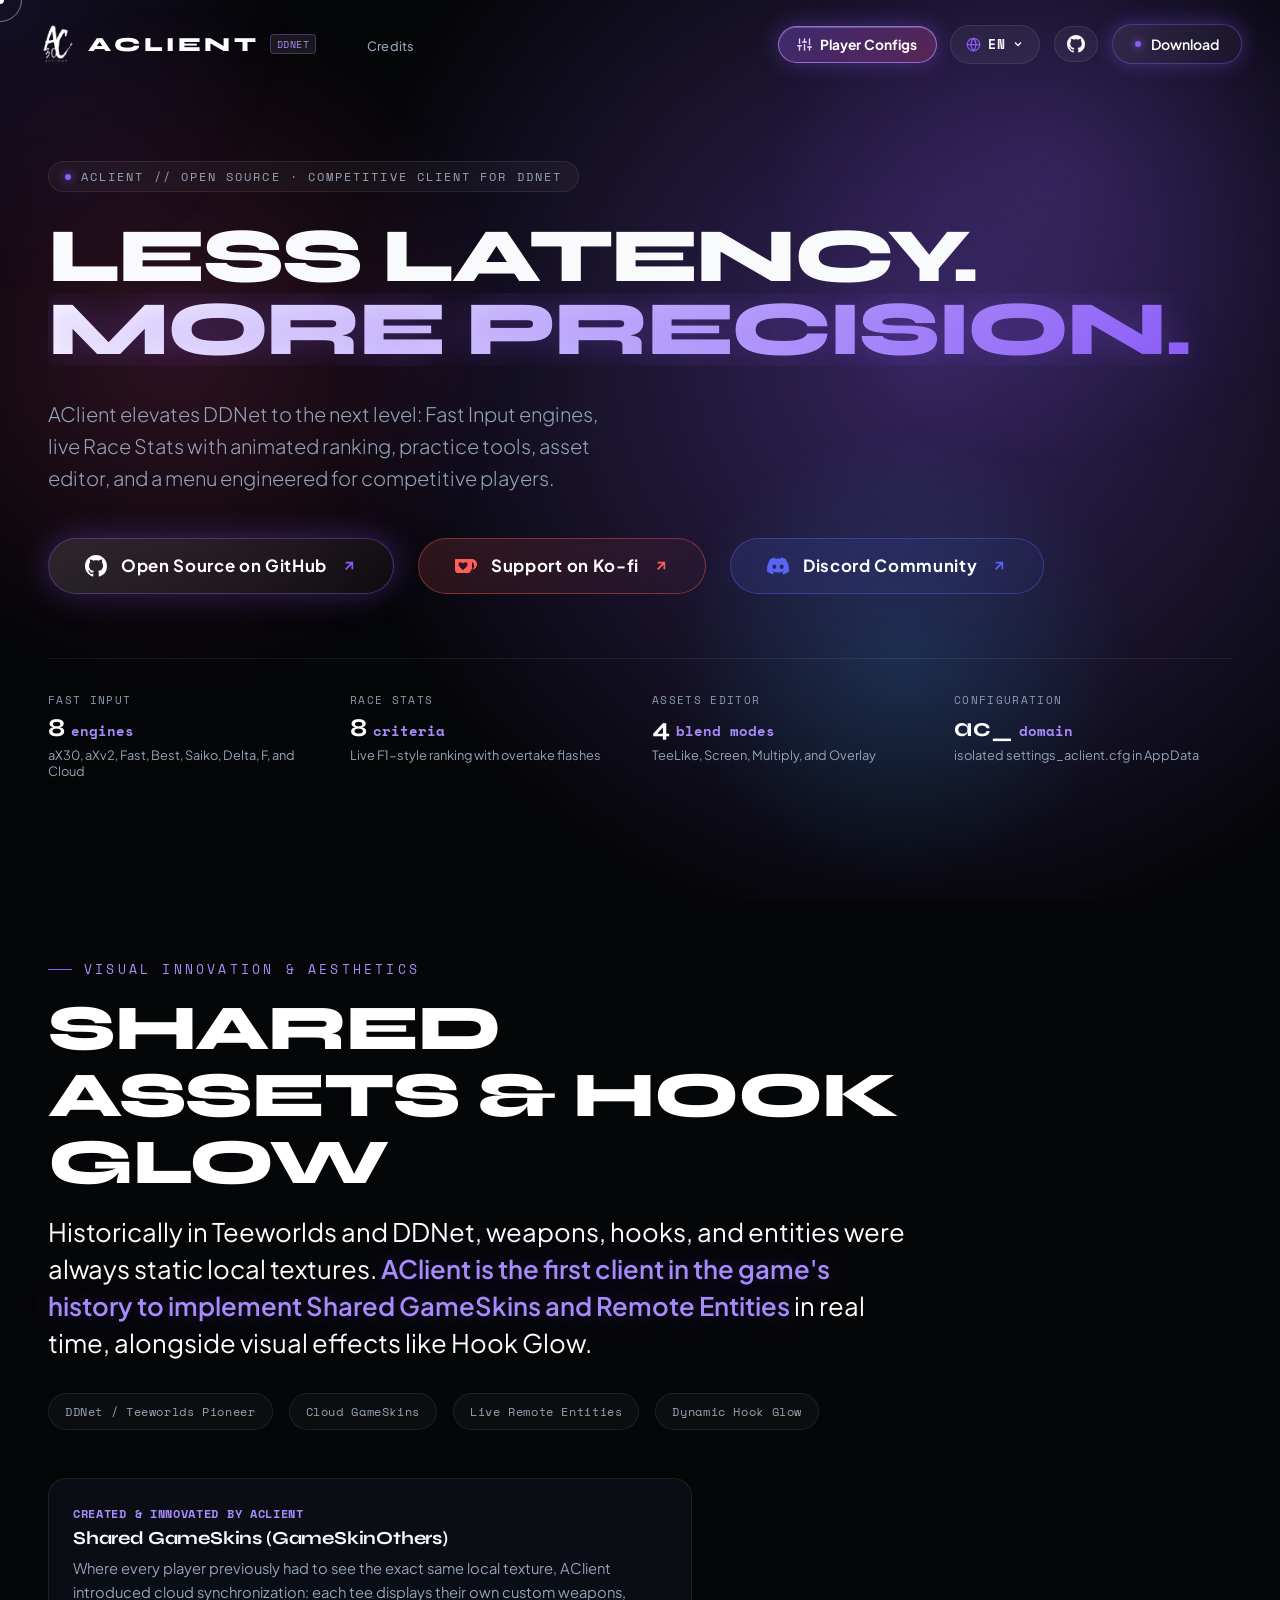
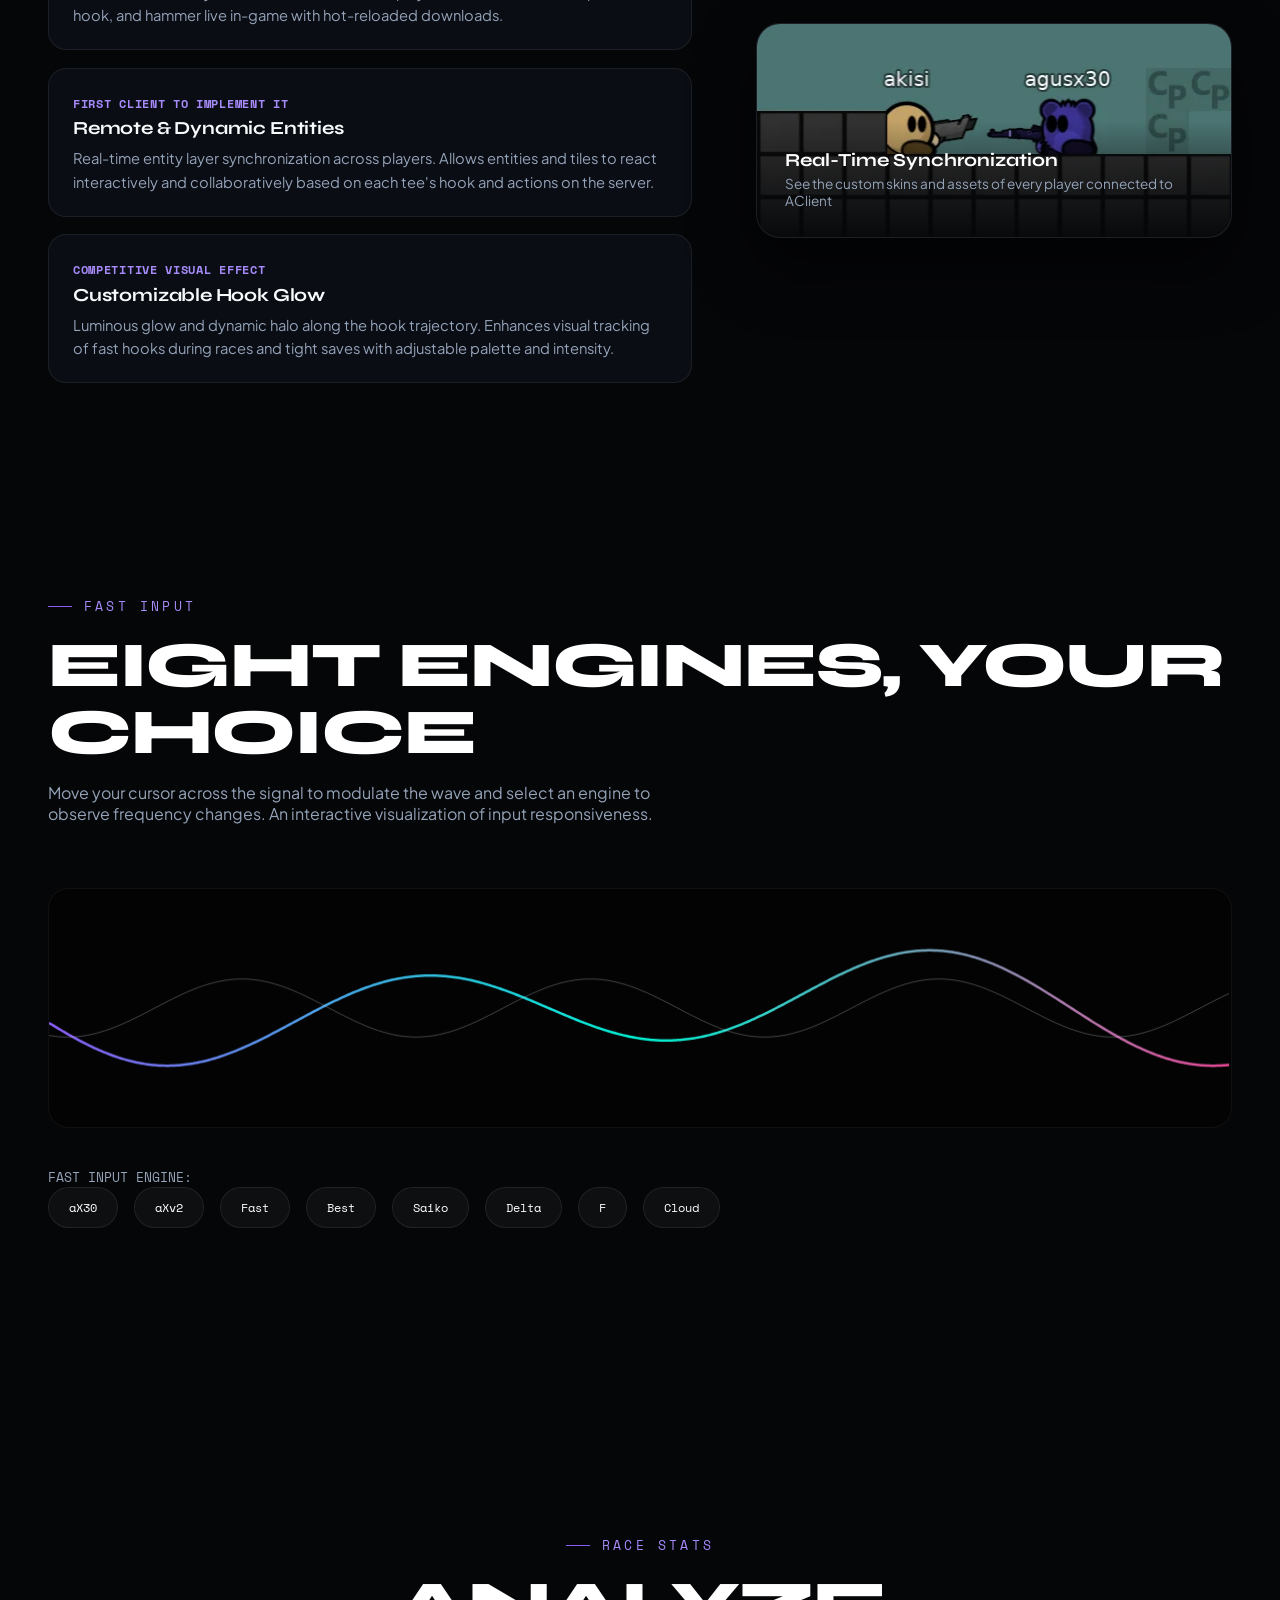
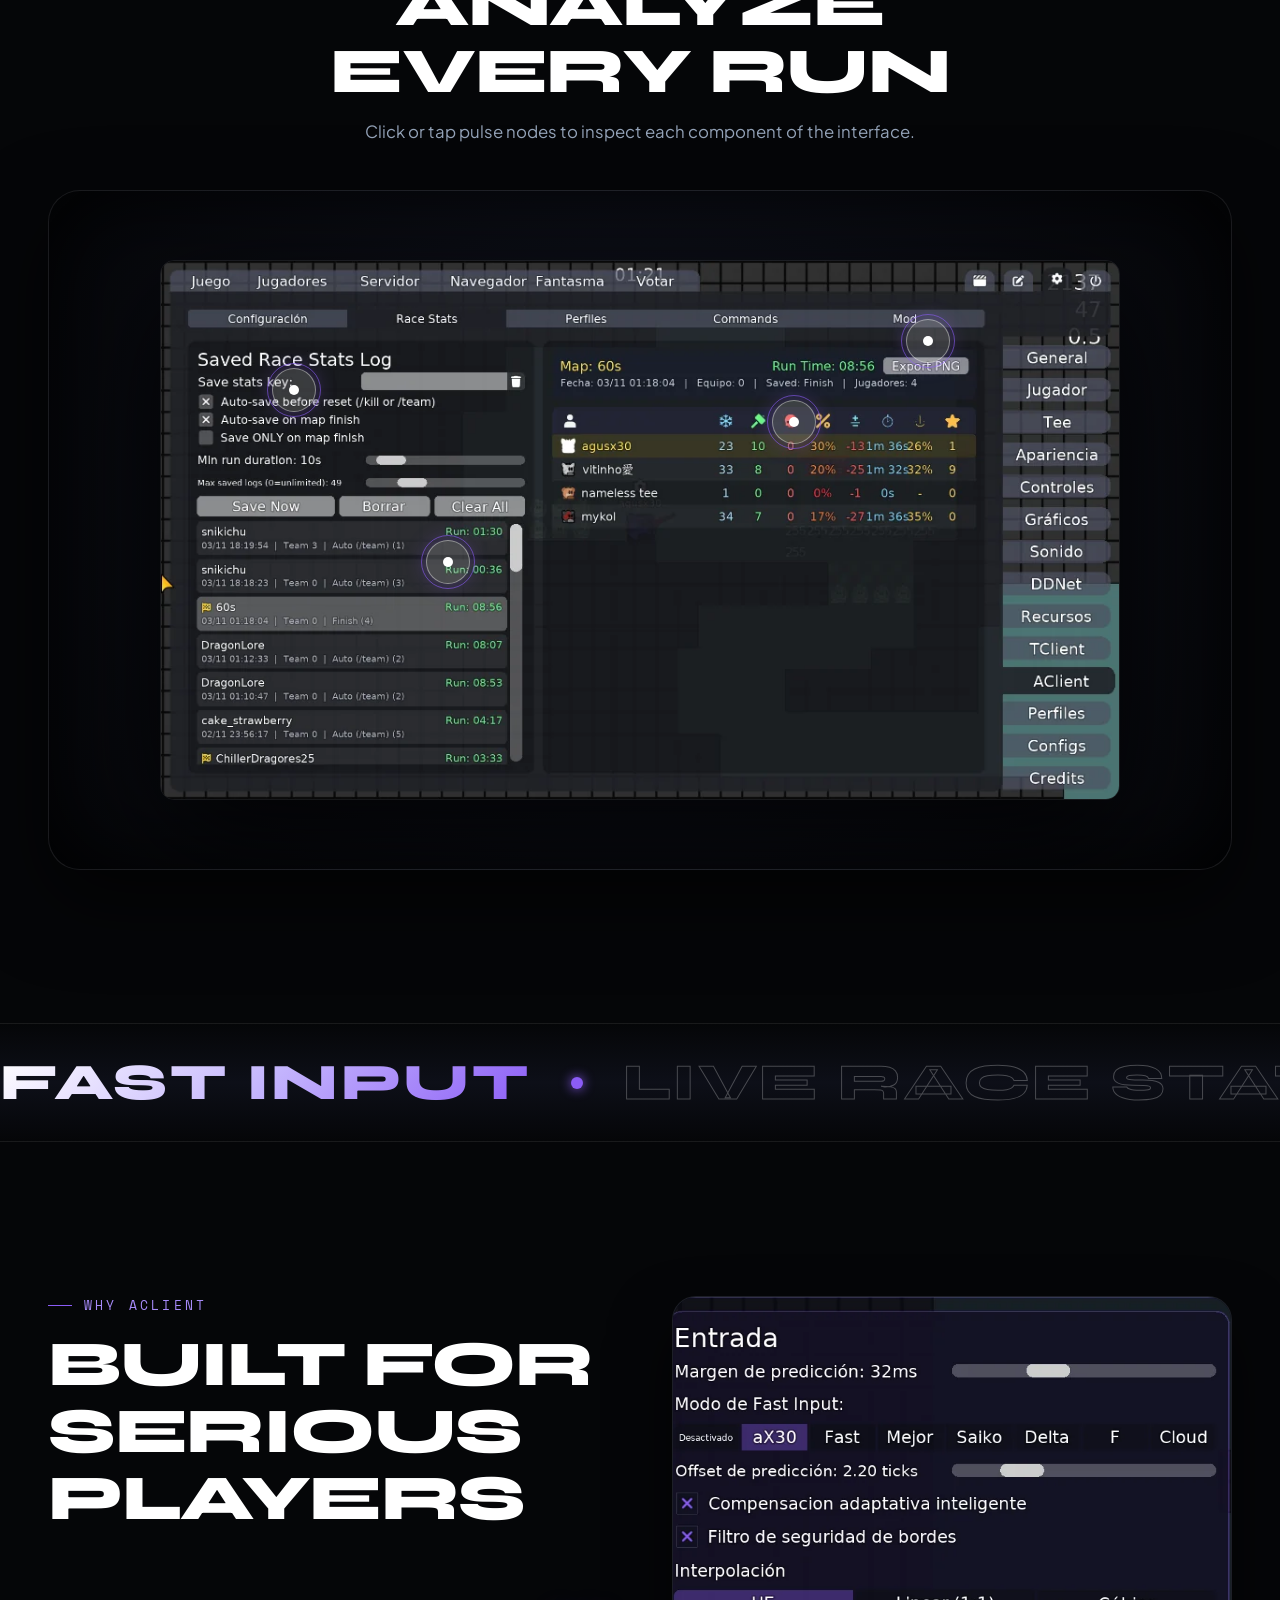
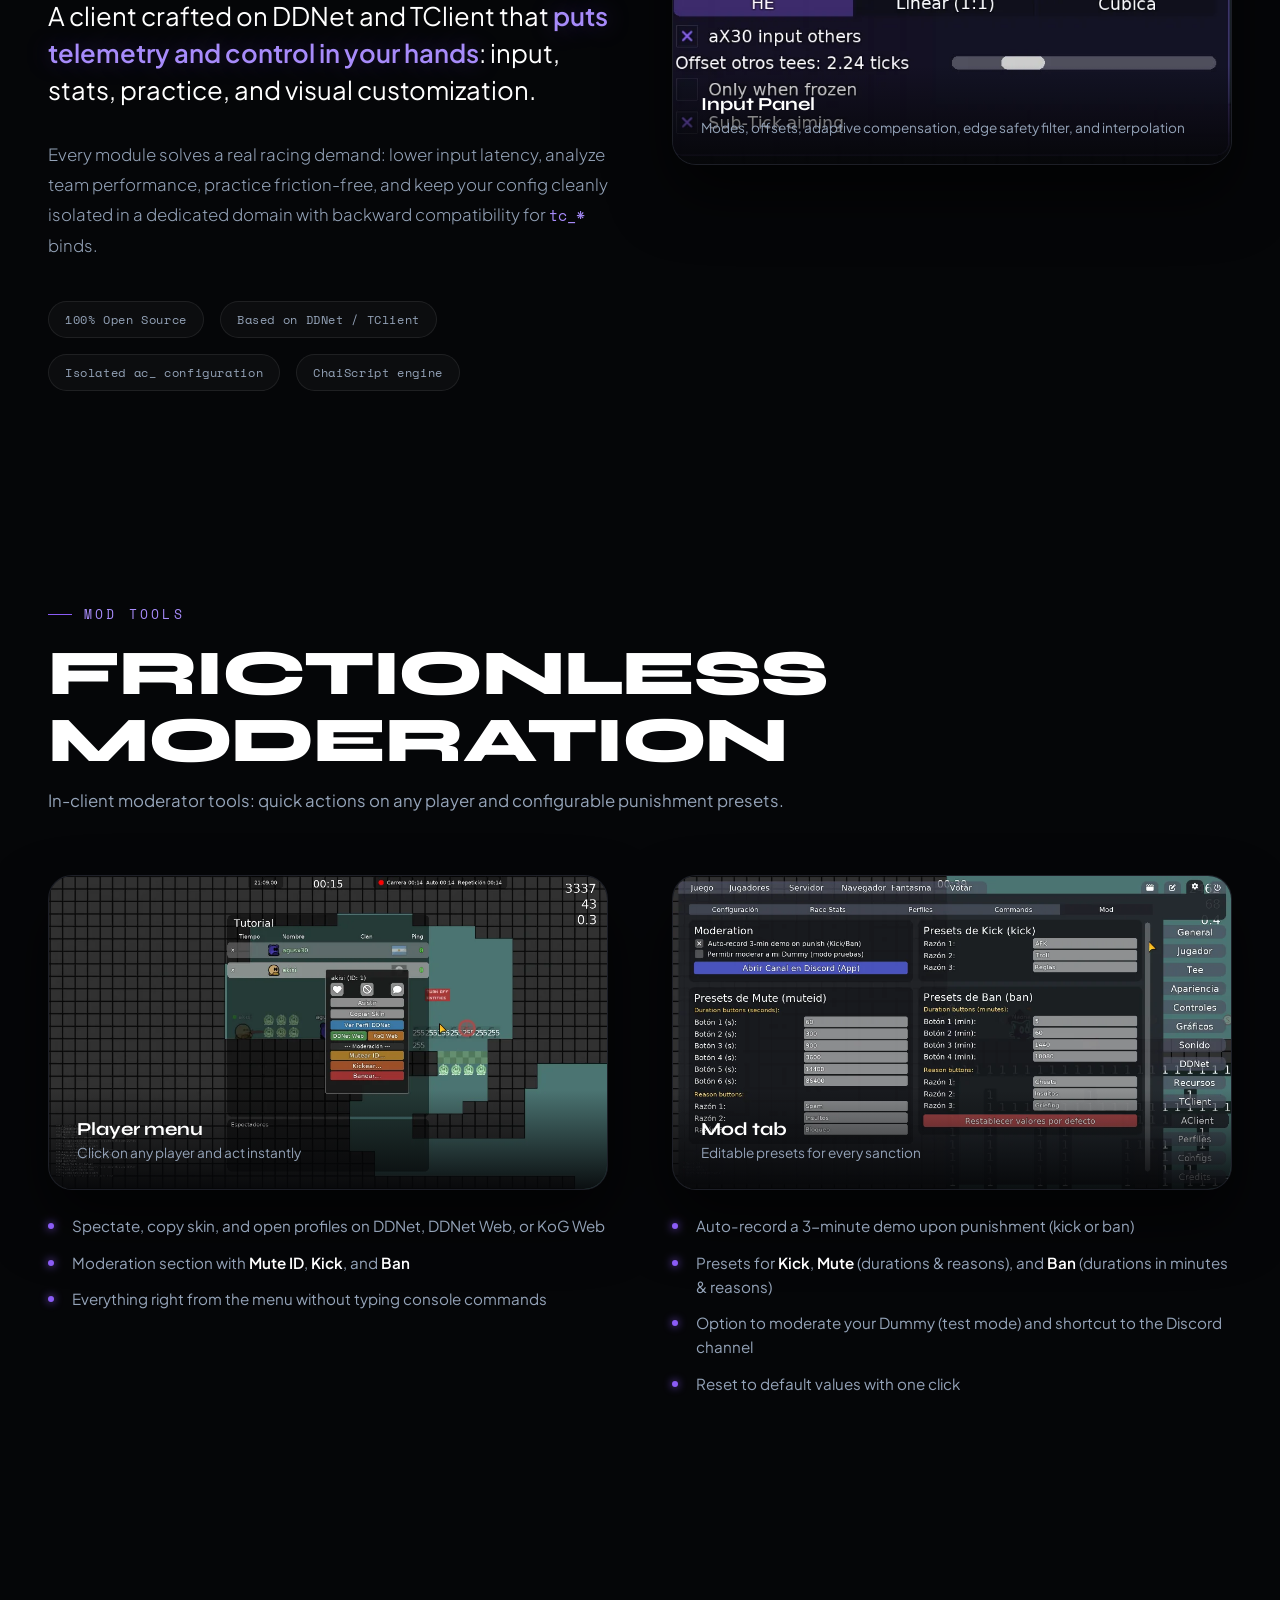
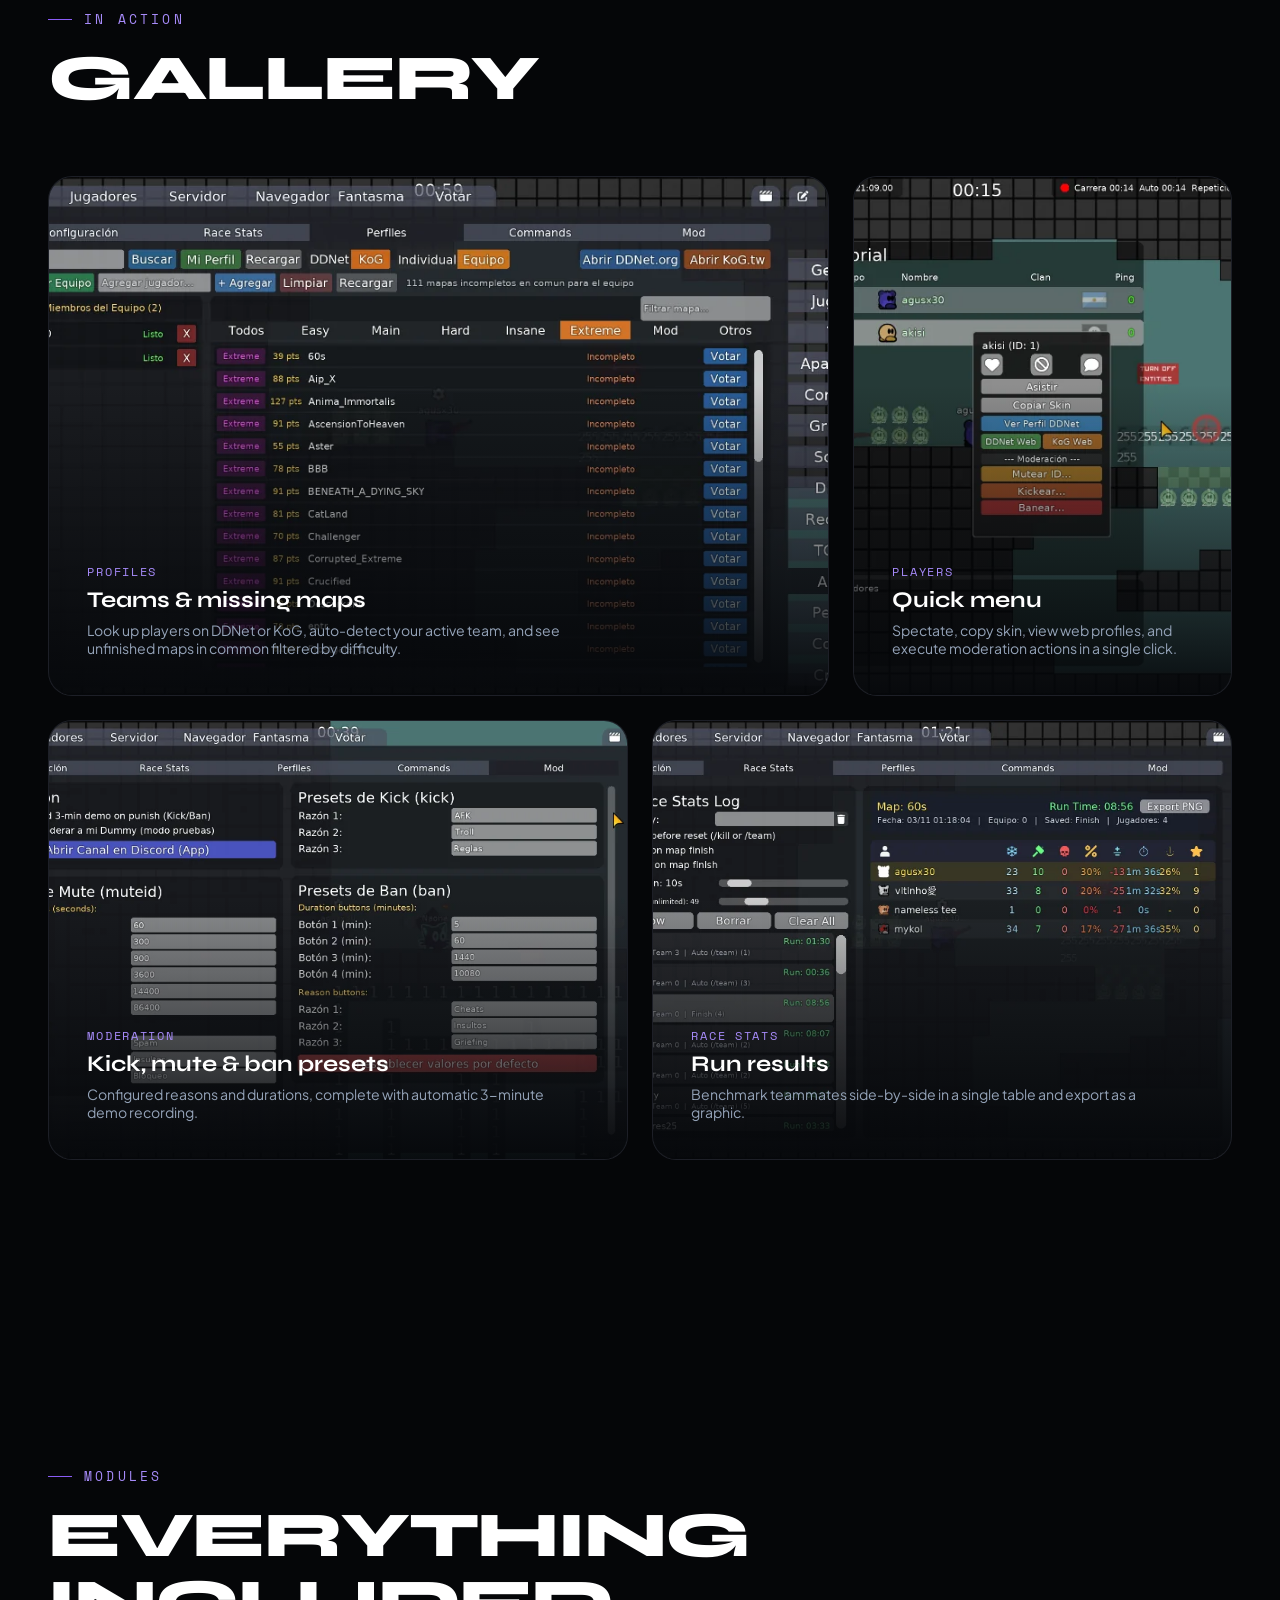
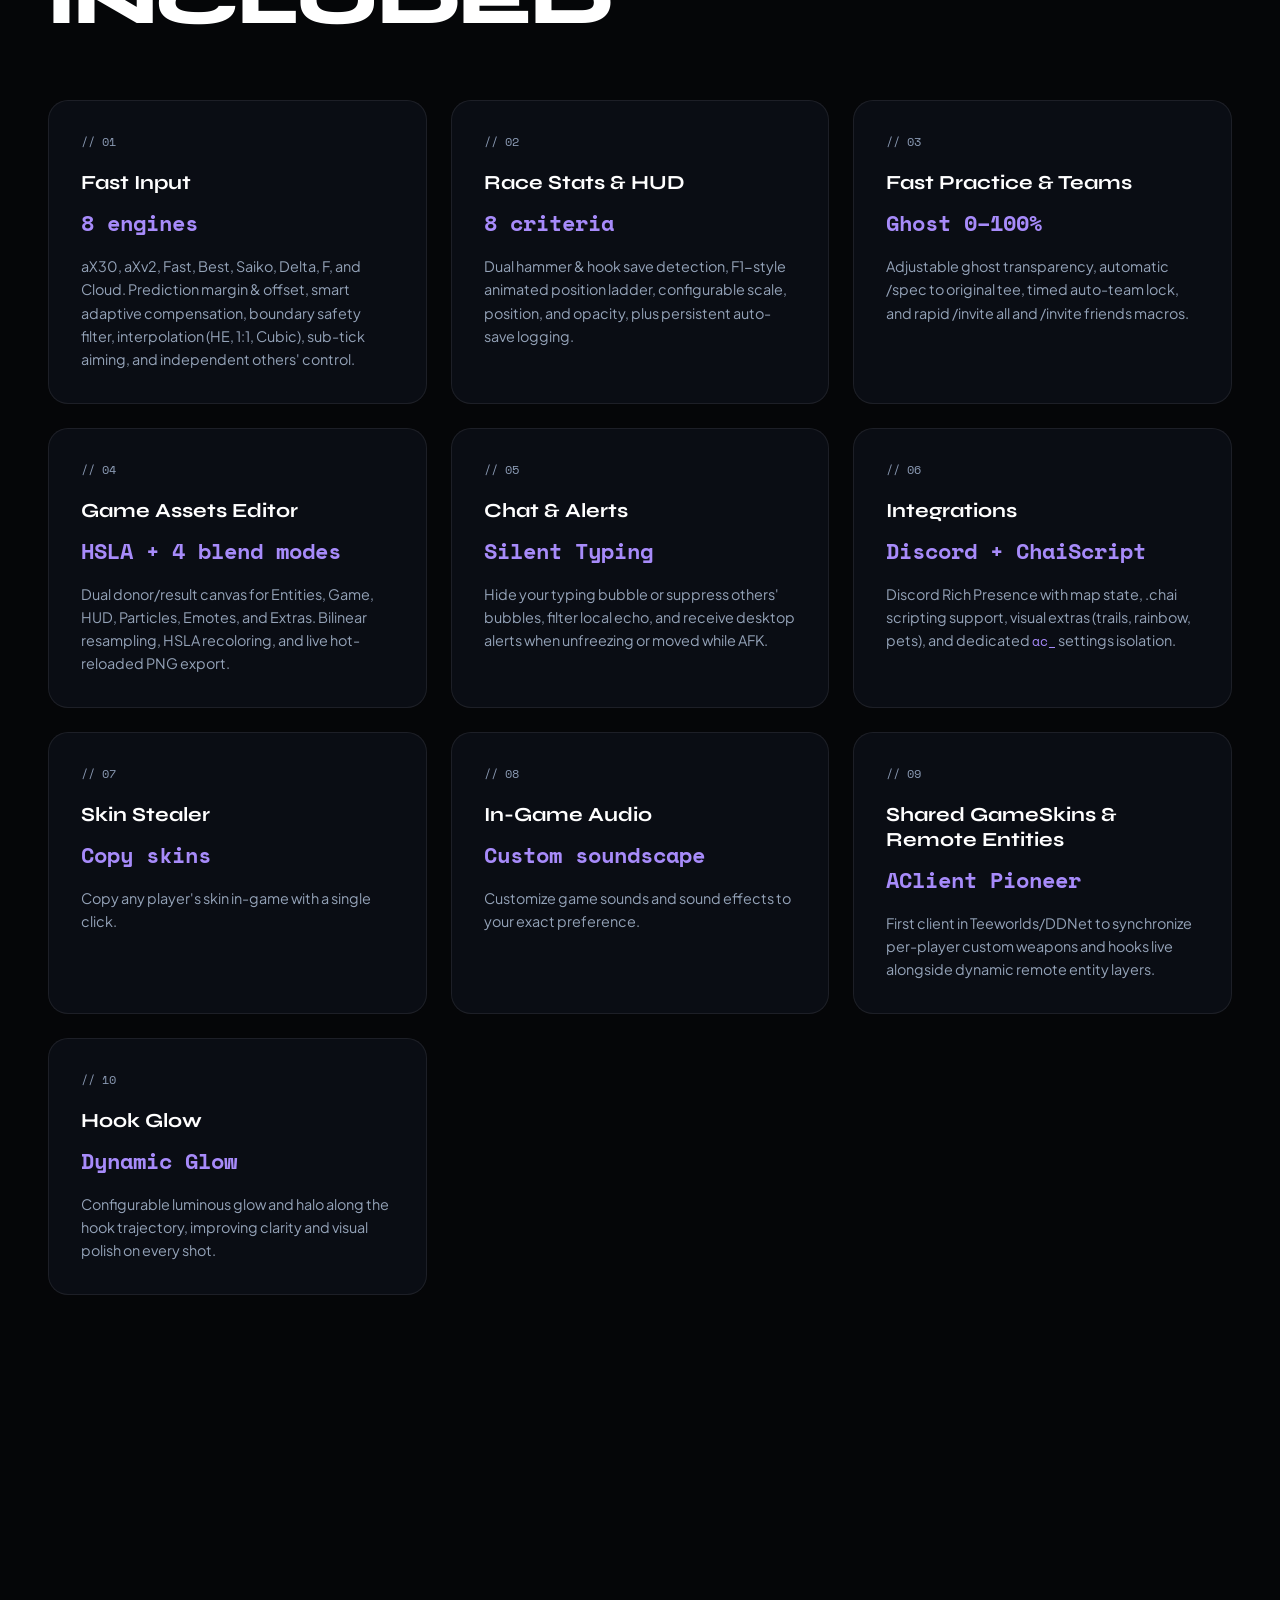
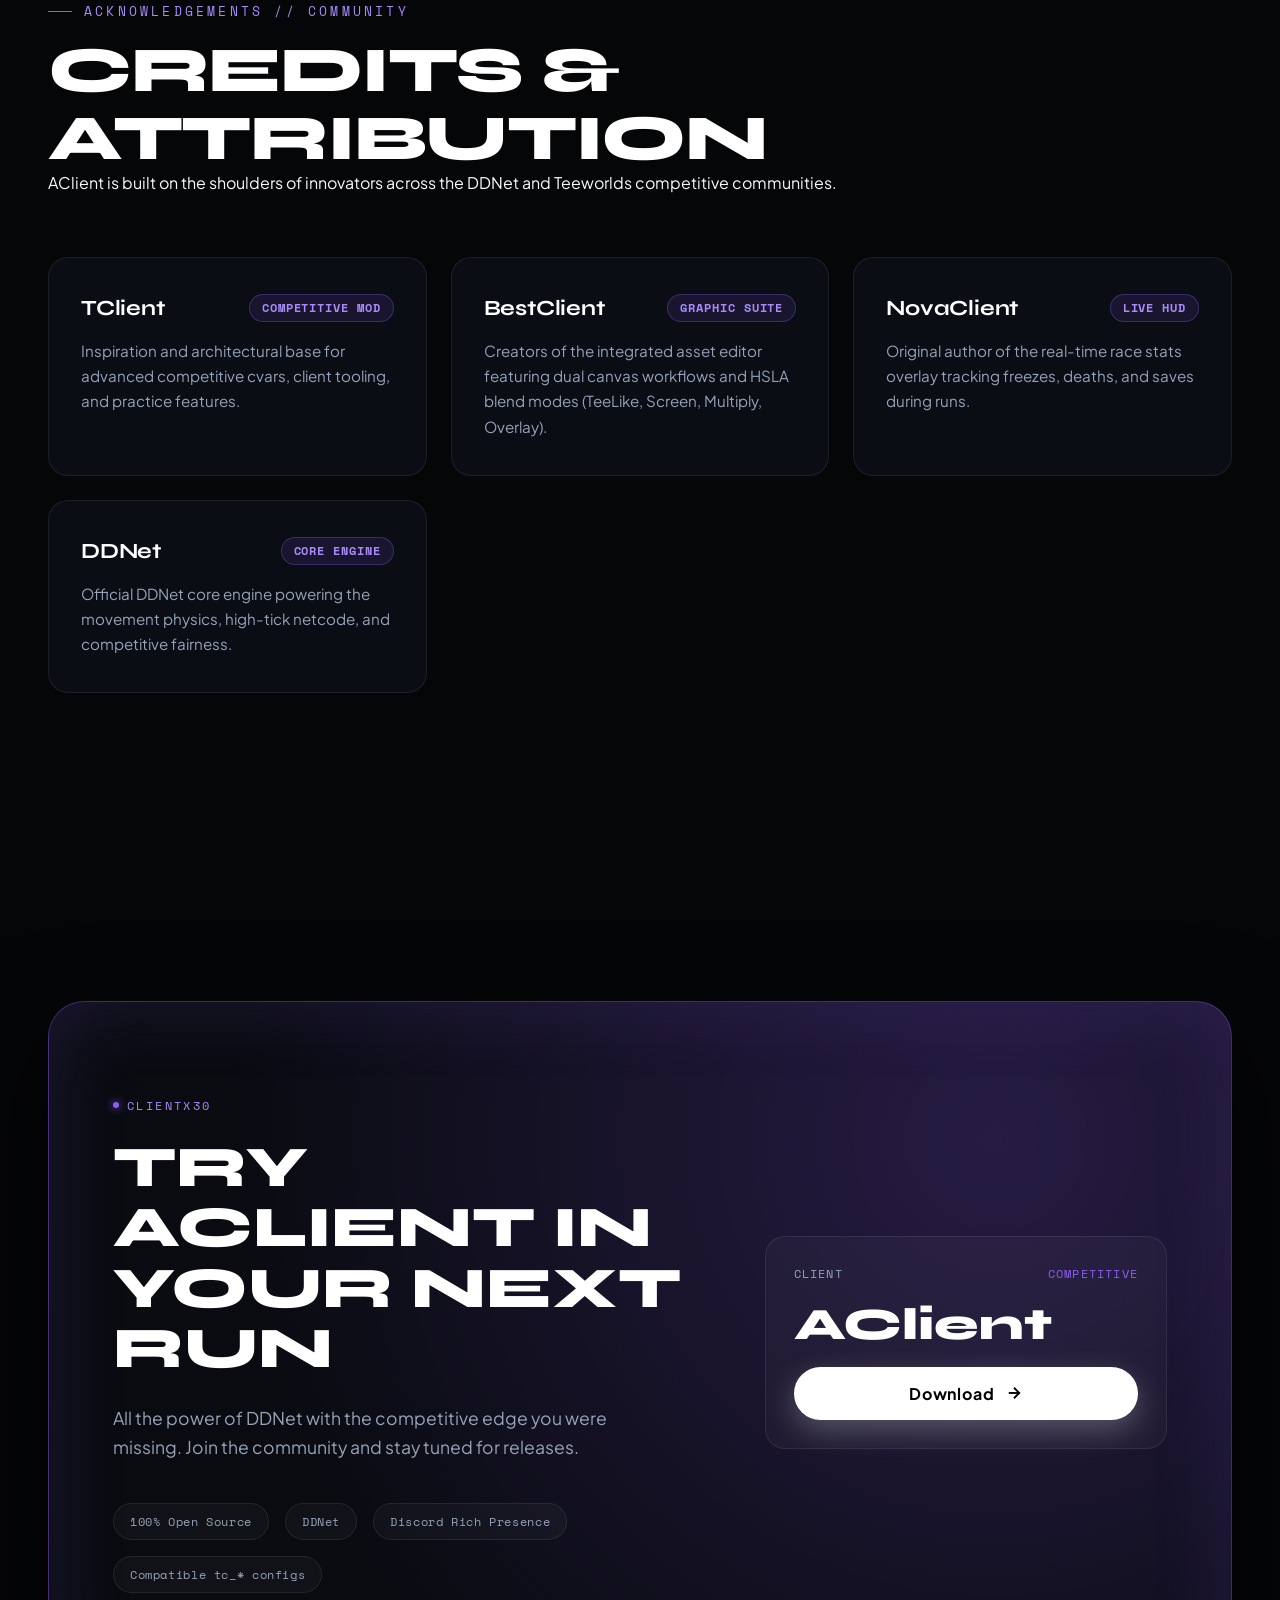
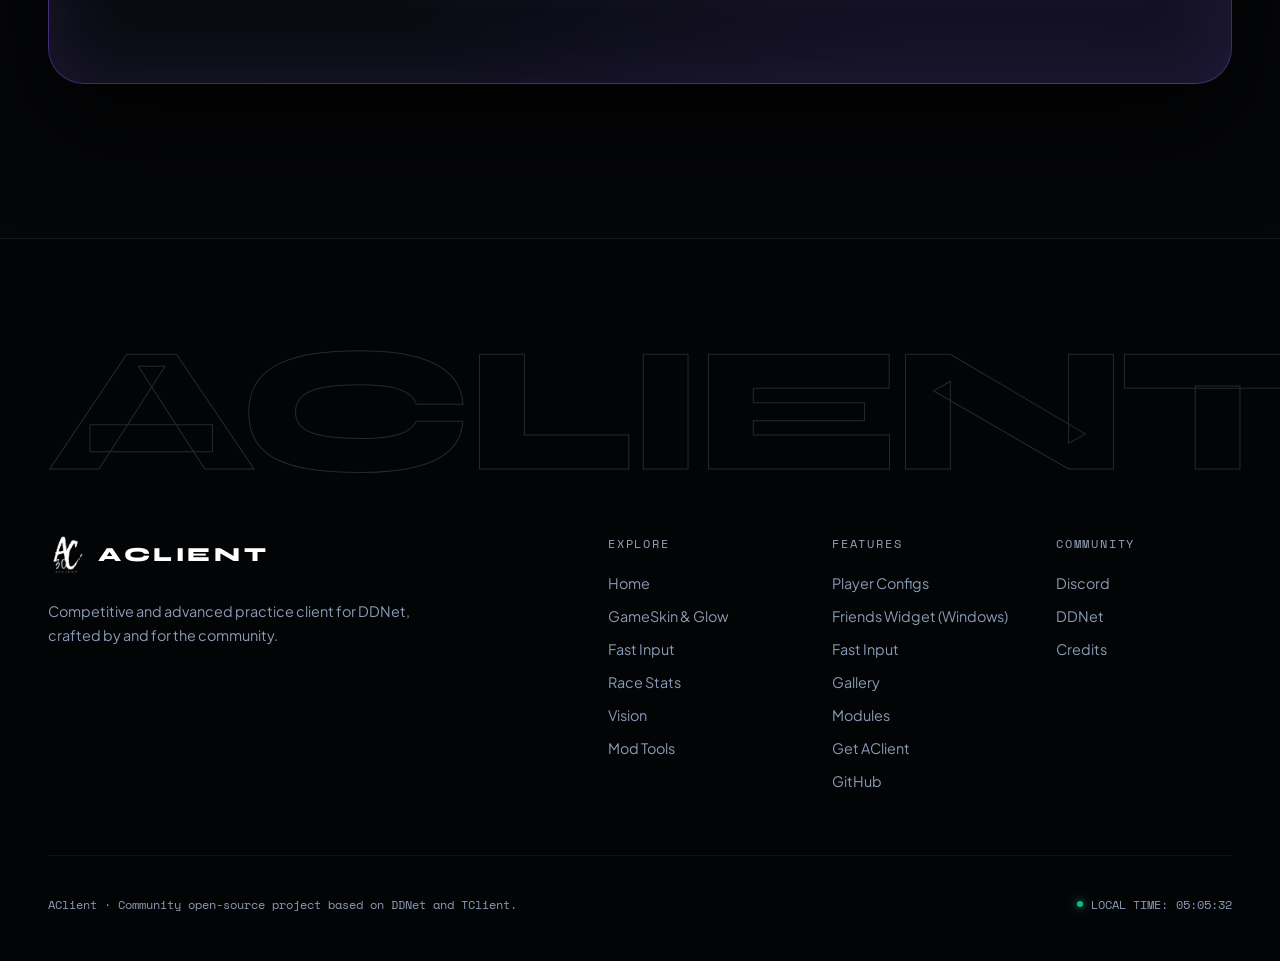
<file: index.html>
<!DOCTYPE html>
<html lang="es">
<head>
  <!-- Google tag (gtag.js) -->
  <script async src="https://www.googletagmanager.com/gtm.js?id=GTM-TL4N6KJR"></script>
  <script>
    window.dataLayer = window.dataLayer || [];
    function gtag(){dataLayer.push(arguments);}
    gtag('js', new Date());
  </script>
  <meta charset="UTF-8">
  <meta name="viewport" content="width=device-width, initial-scale=1.0">
  <title>AClient // Cliente Competitivo para DDNet · Fast Input &amp; Race Stats</title>

  <!-- SEO Primario -->
  <meta name="description" content="AClient: cliente competitivo para DDNet y Teeworlds con Fast Input (8 motores incl. aXv2), Configs Players, GameSkins compartidas, Hook Glow y Race Stats.">
  <meta name="keywords" content="AClient, Clientx30, DDNet, DDraceNetwork, Teeworlds, Fast Input, aXv2, aX30, Configs Players, DDNet configs, sensibilidad DDNet, DPI DDNet, GameSkins compartidas, GameSkinOthers, Entities remotas, Hook Glow, Race Stats, DDNet client, DDNet mod, cliente competitivo DDNet, TClient">
  <meta name="author" content="AgusClient">
  <meta name="application-name" content="AClient">
  <meta name="robots" content="index, follow, max-snippet:-1, max-image-preview:large, max-video-preview:-1">
  <meta name="googlebot" content="index, follow, max-snippet:-1, max-image-preview:large, max-video-preview:-1">
  <link rel="canonical" href="https://agusclient.github.io/">
  <link rel="alternate" hreflang="es" href="https://agusclient.github.io/">
  <link rel="alternate" hreflang="x-default" href="https://agusclient.github.io/">

  <!-- Tema del Navegador -->
  <meta name="theme-color" content="#8b5cf6">
  <meta name="msapplication-TileColor" content="#0b0c13">

  <!-- Open Graph / Facebook / Discord / WhatsApp -->
  <meta property="og:type" content="website">
  <meta property="og:url" content="https://agusclient.github.io/">
  <meta property="og:title" content="AClient // Cliente Competitivo para DDNet · Fast Input &amp; Race Stats">
  <meta property="og:description" content="Cliente competitivo para DDNet y Teeworlds con Fast Input (8 motores incl. aXv2), GameSkins compartidas, Entities remotas, Hook Glow y Race Stats en vivo.">
  <meta property="og:image" content="https://agusclient.github.io/assets/images/race-stats.png">
  <meta property="og:image:secure_url" content="https://agusclient.github.io/assets/images/race-stats.png">
  <meta property="og:image:type" content="image/png">
  <meta property="og:image:width" content="1024">
  <meta property="og:image:height" content="575">
  <meta property="og:image:alt" content="Panel Race Stats, Fast Input y módulos de AClient para DDNet">
  <meta property="og:site_name" content="AClient">
  <meta property="og:locale" content="es_ES">
  <meta property="og:locale:alternate" content="pt_BR">
  <meta property="og:locale:alternate" content="en_US">
  <meta property="og:locale:alternate" content="ru_RU">
  <meta property="og:locale:alternate" content="de_DE">

  <!-- Twitter / X Cards -->
  <meta name="twitter:card" content="summary_large_image">
  <meta name="twitter:url" content="https://agusclient.github.io/">
  <meta name="twitter:title" content="AClient // Cliente Competitivo para DDNet · Fast Input &amp; Race Stats">
  <meta name="twitter:description" content="Fast Input (8 motores incl. aXv2), GameSkins compartidas, Entities remotas, Hook Glow y Race Stats en vivo para DDNet y Teeworlds.">
  <meta name="twitter:image" content="https://agusclient.github.io/assets/images/race-stats.png">
  <meta name="twitter:image:alt" content="Panel Race Stats, Fast Input y módulos de AClient para DDNet">

  <!-- Favicon e Iconos Móviles -->
  <link rel="icon" type="image/png" href="assets/images/logo.png">
  <link rel="apple-touch-icon" href="assets/images/logo.png">

  <!-- Datos Estructurados JSON-LD (Schema.org) para Google & Buscadores -->
  <script type="application/ld+json">
  {
    "@context": "https://schema.org",
    "@graph": [
      {
        "@type": "WebSite",
        "@id": "https://agusclient.github.io/#website",
        "url": "https://agusclient.github.io/",
        "name": "AClient",
        "alternateName": ["Clientx30", "AClient DDNet"],
        "inLanguage": ["es", "pt", "en", "ru", "de"]
      },
      {
        "@type": "SoftwareApplication",
        "@id": "https://agusclient.github.io/#software",
        "name": "AClient",
        "alternateName": ["Clientx30", "AClient DDNet"],
        "applicationCategory": "GameApplication",
        "applicationSubCategory": "DDNet Competitive Client",
        "operatingSystem": "Windows 64-bit",
        "softwareVersion": "2.8.5",
        "isAccessibleForFree": true,
        "inLanguage": ["es", "pt", "en", "ru", "de"],
        "description": "Cliente competitivo de código abierto para DDNet y Teeworlds con Fast Input (8 motores incl. aXv2 y aX30), GameSkins compartidas, Entities remotas, Hook Glow, Race Stats en vivo y editor de assets.",
        "url": "https://agusclient.github.io/",
        "mainEntityOfPage": {
          "@id": "https://agusclient.github.io/#website"
        },
        "downloadUrl": "https://github.com/AgusClient/AClient/releases/latest/download/DDNet.exe",
        "releaseNotes": "https://github.com/AgusClient/AClient/releases/latest",
        "image": "https://agusclient.github.io/assets/images/logo.png",
        "screenshot": [
          "https://agusclient.github.io/assets/images/race-stats.png",
          "https://agusclient.github.io/assets/images/fast-input.png",
          "https://agusclient.github.io/assets/images/gameskin-others.png",
          "https://agusclient.github.io/assets/images/perfiles.png",
          "https://agusclient.github.io/assets/images/player-menu.png",
          "https://agusclient.github.io/assets/images/mod-menu.png"
        ],
        "featureList": [
          "Fast Input con 8 motores (aX30, aXv2, Fast, Mejor, Saiko, Delta, F y Cloud)",
          "GameSkins Compartidas (GameSkinOthers) en la nube",
          "Entities Remotas y Dinámicas en tiempo real",
          "Hook Glow personalizable",
          "Race Stats HUD en vivo con ranking animado",
          "Editor integrado de Game Assets con modos HSLA",
          "Fast Practice con fantasma configurable y herramientas de moderación",
          "Configs Players: configuraciones verificadas de jugadores (sensibilidad, DPI, max distance, resolución y Hz) sincronizadas con Discord",
          "Sistema de Me gusta con Discord para GameSkins y Configs Players"
        ],
        "sameAs": [
          "https://github.com/AgusClient/AClient",
          "https://ko-fi.com/agusx30",
          "https://discord.gg/NsUA52HF2Y"
        ],
        "author": {
          "@type": "Person",
          "name": "AgusClient",
          "url": "https://github.com/AgusClient"
        },
        "offers": {
          "@type": "Offer",
          "price": "0",
          "priceCurrency": "USD"
        }
      }
    ]
  }
  </script>

  <link rel="preconnect" href="https://fonts.googleapis.com">
  <link rel="preconnect" href="https://fonts.gstatic.com" crossorigin>
  <link rel="preload" as="style" href="https://fonts.googleapis.com/css2?family=Plus+Jakarta+Sans:wght@300;400;500;600;700&family=Space+Mono:wght@400;700&family=Syne:wght@700;800&display=swap" onload="this.onload=null;this.rel='stylesheet'">
  <noscript><link href="https://fonts.googleapis.com/css2?family=Plus+Jakarta+Sans:wght@300;400;500;600;700&family=Space+Mono:wght@400;700&family=Syne:wght@700;800&display=swap" rel="stylesheet"></noscript>
  <link rel="stylesheet" href="css/style.css?v=10">
</head>
<body>

  <div class="noise-overlay" aria-hidden="true"></div>
  <div class="ambient-light-container" aria-hidden="true">
    <div class="ambient-orb ambient-orb-1"></div>
    <div class="ambient-orb ambient-orb-2"></div>
    <div class="ambient-orb ambient-orb-3"></div>
  </div>
  <div class="mouse-spotlight" aria-hidden="true"></div>

  <div class="cursor-dot" aria-hidden="true"></div>
  <div class="cursor-ring" aria-hidden="true">
  </div>

  <!-- HEADER -->
  <header class="site-header">
    <div class="nav-container">
      <a href="https://github.com/AgusClient/AClient" class="brand-logo" target="_blank" rel="noopener noreferrer">
        <div class="logo-symbol"><picture><source srcset="assets/images/logo.webp" type="image/webp"><img src="assets/images/logo.png" alt="AClient" width="320" height="400" decoding="async"></picture></div>
        <span class="logo-text">ACLIENT</span>
        <span class="logo-badge">DDNET</span>
      </a>

      <nav>
        <ul class="nav-links">
          <li><a href="#credits" class="nav-link" data-i18n="nav.credits">Créditos</a></li>
        </ul>
      </nav>

      <div class="nav-actions">
        <a href="configs-players/" class="btn-configs-nav">
          <svg width="15" height="15" viewBox="0 0 24 24" fill="none" stroke="currentColor" stroke-width="2.2" stroke-linecap="round" stroke-linejoin="round" aria-hidden="true">
            <line x1="4" y1="21" x2="4" y2="14"></line>
            <line x1="4" y1="10" x2="4" y2="3"></line>
            <line x1="12" y1="21" x2="12" y2="12"></line>
            <line x1="12" y1="8" x2="12" y2="3"></line>
            <line x1="20" y1="21" x2="20" y2="16"></line>
            <line x1="20" y1="12" x2="20" y2="3"></line>
            <line x1="1" y1="14" x2="7" y2="14"></line>
            <line x1="9" y1="8" x2="15" y2="8"></line>
            <line x1="17" y1="16" x2="23" y2="16"></line>
          </svg>
          <span data-i18n="nav.configs">Configs Players</span>
        </a>

        <!-- SELECTOR DE IDIOMA -->
        <div class="lang-dropdown">
          <button type="button" class="lang-toggle-btn" id="langToggleBtn" aria-expanded="false" aria-label="Cambiar idioma">
            <svg width="15" height="15" viewBox="0 0 24 24" fill="none" stroke="currentColor" stroke-width="2" stroke-linecap="round" stroke-linejoin="round" class="lang-globe-icon">
              <circle cx="12" cy="12" r="10"></circle>
              <line x1="2" y1="12" x2="22" y2="12"></line>
              <path d="M12 2a15.3 15.3 0 0 1 4 10 15.3 15.3 0 0 1-4 10 15.3 15.3 0 0 1-4-10 15.3 15.3 0 0 1 4-10z"></path>
            </svg>
            <span class="current-lang-code" id="currentLangCode">ES</span>
            <svg width="12" height="12" viewBox="0 0 24 24" fill="none" stroke="currentColor" stroke-width="2.5" class="lang-chevron-icon">
              <polyline points="6 9 12 15 18 9"></polyline>
            </svg>
          </button>
          <div class="lang-menu" id="langMenu" role="menu">
            <button type="button" class="lang-option active" data-lang="es" role="menuitem">
              <span class="lang-flag">🇪🇸</span>
              <span class="lang-name">Español</span>
              <span class="lang-check">✓</span>
            </button>
            <button type="button" class="lang-option" data-lang="pt" role="menuitem">
              <span class="lang-flag">🇧🇷</span>
              <span class="lang-name">Português</span>
              <span class="lang-check">✓</span>
            </button>
            <button type="button" class="lang-option" data-lang="en" role="menuitem">
              <span class="lang-flag">🇺🇸</span>
              <span class="lang-name">English</span>
              <span class="lang-check">✓</span>
            </button>
            <button type="button" class="lang-option" data-lang="ru" role="menuitem">
              <span class="lang-flag">🇷🇺</span>
              <span class="lang-name">Русский</span>
              <span class="lang-check">✓</span>
            </button>
            <button type="button" class="lang-option" data-lang="de" role="menuitem">
              <span class="lang-flag">🇩🇪</span>
              <span class="lang-name">Deutsch</span>
              <span class="lang-check">✓</span>
            </button>
          </div>
        </div>

        <!-- BOTON GITHUB -->
        <a href="https://github.com/AgusClient/AClient" class="btn-github-nav" target="_blank" rel="noopener noreferrer" aria-label="GitHub Repository" title="GitHub">
          <svg width="18" height="18" viewBox="0 0 24 24" fill="currentColor">
            <path d="M12 0C5.37 0 0 5.37 0 12c0 5.31 3.435 9.795 8.205 11.385.6.105.825-.255.825-.57 0-.285-.015-1.23-.015-2.235-3.015.555-3.795-.735-4.035-1.41-.135-.345-.72-1.41-1.23-1.695-.42-.225-1.02-.78-.015-.795.945-.015 1.62.87 1.845 1.23 1.08 1.815 2.805 1.305 3.495.99.105-.78.42-1.305.765-1.605-2.67-.3-5.46-1.335-5.46-5.925 0-1.305.465-2.385 1.23-3.225-.12-.3-.54-1.53.12-3.18 0 0 1.005-.315 3.3 1.23.96-.27 1.98-.405 3-.405s2.04.135 3 .405c2.295-1.56 3.3-1.23 3.3-1.23.66 1.65.24 2.88.12 3.18.765.84 1.23 1.905 1.23 3.225 0 4.605-2.805 5.625-5.475 5.925.435.375.81 1.095.81 2.22 0 1.605-.015 2.895-.015 3.3 0 .315.225.69.825.57A12.02 12.02 0 0024 12c0-6.63-5.37-12-12-12z"/>
          </svg>
        </a>

        <a href="https://github.com/AgusClient/AClient/releases/latest/download/DDNet.exe" class="btn-primary-glow" download="DDNet.exe">
          <span class="btn-pill-icon"></span>
          <span data-i18n="nav.download">Download</span>
        </a>
      </div>
    </div>
  </header>

  <main>
    <!-- HERO -->
    <section class="hero-section" id="hero">
      <div class="hero-canvas-container">
        <canvas id="webgl-canvas"></canvas>
      </div>

      <div class="hero-content">
        <div class="hero-meta-badge">
          <span class="dot"></span>
          <span data-i18n="hero.badge">ACLIENT // CÓDIGO ABIERTO · CLIENTE COMPETITIVO PARA DDNET</span>
        </div>

        <h1 class="hero-title">
          <span class="title-line">
            <span class="char-reveal" data-i18n="hero.title1">MENOS LATENCIA.</span>
          </span>
          <span class="title-line">
            <span class="char-reveal gradient-text" data-i18n="hero.title2">MÁS PRECISIÓN.</span>
          </span>
        </h1>

        <p class="hero-description" data-i18n="hero.desc">
          AClient lleva DDNet al siguiente nivel: motores de Fast Input, Race Stats en vivo con ranking animado, herramientas de práctica, editor de assets y un menú pensado para jugadores competitivos.
        </p>

        <div class="hero-cta-group">
          <a href="https://github.com/AgusClient/AClient" class="btn-hero-opensource" target="_blank" rel="noopener noreferrer">
            <svg class="btn-github-icon" viewBox="0 0 24 24">
              <path d="M12 0C5.37 0 0 5.37 0 12c0 5.31 3.435 9.795 8.205 11.385.6.105.825-.255.825-.57 0-.285-.015-1.23-.015-2.235-3.015.555-3.795-.735-4.035-1.41-.135-.345-.72-1.41-1.23-1.695-.42-.225-1.02-.78-.015-.795.945-.015 1.62.87 1.845 1.23 1.08 1.815 2.805 1.305 3.495.99.105-.78.42-1.305.765-1.605-2.67-.3-5.46-1.335-5.46-5.925 0-1.305.465-2.385 1.23-3.225-.12-.3-.54-1.53.12-3.18 0 0 1.005-.315 3.3 1.23.96-.27 1.98-.405 3-.405s2.04.135 3 .405c2.295-1.56 3.3-1.23 3.3-1.23.66 1.65.24 2.88.12 3.18.765.84 1.23 1.905 1.23 3.225 0 4.605-2.805 5.625-5.475 5.925.435.375.81 1.095.81 2.22 0 1.605-.015 2.895-.015 3.3 0 .315.225.69.825.57A12.02 12.02 0 0024 12c0-6.63-5.37-12-12-12z"/>
            </svg>
            <span data-i18n="hero.btn_github">Código Abierto en GitHub</span>
            <svg class="btn-arrow-icon" width="16" height="16" viewBox="0 0 24 24" fill="none" stroke="currentColor" stroke-width="2.5"><path d="M7 17l9.2-9.2M17 17V7H7"/></svg>
          </a>
          <a href="https://ko-fi.com/agusx30" class="btn-hero-kofi" target="_blank" rel="noopener noreferrer">
            <svg class="btn-kofi-icon" viewBox="0 0 24 24" width="22" height="22" fill="currentColor">
              <path d="M23.881 8.948c-.773-4.085-4.859-4.593-4.859-4.593H.723c-.604 0-.679.798-.679.798s-.082 7.324-.022 11.822c.164 2.424 2.586 2.672 2.586 2.672s8.267-.023 11.966-.049c2.438-.426 2.683-2.566 2.658-3.734 4.352.24 7.422-2.831 6.649-6.916zm-11.062 3.511c-1.246 1.453-4.047 3.974-4.047 3.974s-2.8-2.521-4.047-3.974c-1.33-1.556-.96-3.812.753-4.475 1.713-.663 3.013.882 3.294 1.258.281-.376 1.581-1.921 3.294-1.258 1.713.663 2.083 2.919.753 4.475zm7.742.605c-.392 2.107-2.022 2.409-2.022 2.409V7.93s1.666-.053 2.022 2.409.392 2.124 0 2.725z"/>
            </svg>
            <span data-i18n="hero.btn_kofi">Donar en Ko-fi</span>
            <svg class="btn-arrow-icon" width="16" height="16" viewBox="0 0 24 24" fill="none" stroke="currentColor" stroke-width="2.5"><path d="M7 17l9.2-9.2M17 17V7H7"/></svg>
          </a>
          <a href="https://discord.gg/NsUA52HF2Y" class="btn-hero-discord" target="_blank" rel="noopener noreferrer">
            <svg class="btn-discord-icon" viewBox="0 0 24 24" width="22" height="22" fill="currentColor">
              <path d="M20.317 4.37a19.791 19.791 0 0 0-4.885-1.515.074.074 0 0 0-.079.037c-.21.375-.444.864-.608 1.25a18.27 18.27 0 0 0-5.487 0 12.64 12.64 0 0 0-.617-1.25.077.077 0 0 0-.079-.037A19.736 19.736 0 0 0 3.677 4.37a.07.07 0 0 0-.032.027C.533 9.046-.32 13.58.099 18.057a.082.082 0 0 0 .031.057 19.9 19.9 0 0 0 5.993 3.03.078.078 0 0 0 .084-.028c.462-.63.874-1.295 1.226-1.994.021-.041.001-.09-.041-.106a13.107 13.107 0 0 1-1.872-.892.077.077 0 0 1-.008-.128 10.2 10.2 0 0 0 .372-.292.074.074 0 0 1 .077-.01c3.929 1.793 8.18 1.793 12.061 0a.074.074 0 0 1 .078.01c.12.098.246.198.373.292a.077.077 0 0 1-.006.127 12.299 12.299 0 0 1-1.873.894.077.077 0 0 0-.041.107c.36.698.772 1.362 1.225 1.993a.076.076 0 0 0 .084.028 19.839 19.839 0 0 0 6.002-3.03.077.077 0 0 0 .032-.054c.5-5.177-.838-9.674-3.549-13.66a.061.061 0 0 0-.031-.028zM8.02 15.33c-1.183 0-2.157-1.085-2.157-2.419 0-1.333.956-2.419 2.157-2.419 1.21 0 2.176 1.096 2.157 2.42 0 1.333-.956 2.418-2.157 2.418zm7.975 0c-1.183 0-2.157-1.085-2.157-2.419 0-1.333.955-2.419 2.157-2.419 1.21 0 2.176 1.096 2.157 2.42 0 1.333-.946 2.418-2.157 2.418z"/>
            </svg>
            <span data-i18n="hero.btn_discord">Comunidad Discord</span>
            <svg class="btn-arrow-icon" width="16" height="16" viewBox="0 0 24 24" fill="none" stroke="currentColor" stroke-width="2.5"><path d="M7 17l9.2-9.2M17 17V7H7"/></svg>
          </a>
        </div>

        <div class="hero-hud-bar">
          <div class="hud-item">
            <span class="hud-label" data-i18n="hero.hud1_label">Fast Input</span>
            <div class="hud-value">8<span data-i18n="hero.hud1_unit">motores</span></div>
            <span class="hud-detail" data-i18n="hero.hud1_sub">aX30, aXv2, Fast, Mejor, Saiko, Delta, F y Cloud</span>
          </div>

          <div class="hud-item">
            <span class="hud-label" data-i18n="hero.hud2_label">Race Stats</span>
            <div class="hud-value">8<span data-i18n="hero.hud2_unit">criterios</span></div>
            <span class="hud-detail" data-i18n="hero.hud2_sub">Ranking en vivo estilo F1 con destellos</span>
          </div>

          <div class="hud-item">
            <span class="hud-label" data-i18n="hero.hud3_label">Editor de Assets</span>
            <div class="hud-value">4<span data-i18n="hero.hud3_unit">fusiones</span></div>
            <span class="hud-detail" data-i18n="hero.hud3_sub">TeeLike, Screen, Multiply y Overlay</span>
          </div>

          <div class="hud-item">
            <span class="hud-label" data-i18n="hero.hud4_label">Configuración</span>
            <div class="hud-value">ac_<span data-i18n="hero.hud4_unit">propia</span></div>
            <span class="hud-detail" data-i18n="hero.hud4_sub">settings_aclient.cfg aislado en AppData</span>
          </div>
        </div>
      </div>
    </section>

    <!-- ASSETS COMPARTIDOS & HOOK GLOW -->
    <section class="section-wrapper" id="gameskin" style="padding-top: 60px; padding-bottom: 60px;">
      <div class="section-header" style="max-width: 860px; margin-bottom: 3rem;">
        <div class="section-eyebrow" data-i18n="gameskin.eyebrow">Innovación y Estética Visual</div>
        <h2 class="section-title" data-i18n="gameskin.title">ASSETS COMPARTIDOS Y HOOK GLOW</h2>
        <p class="philosophy-text-lead" data-i18n-html="gameskin.lead" style="margin-top: 1rem;">
          Históricamente en Teeworlds y DDNet, las armas, ganchos y entities fueron siempre texturas locales estáticas. <span class="highlight">AClient es el primer cliente en la historia del juego en implementar GameSkins Compartidos y Entities Remotas</span> en tiempo real, sumando además efectos como Hook Glow.
        </p>
        <div class="philosophy-badges" style="margin-top: 1.5rem;">
          <span class="glass-chip" data-i18n="gameskin.chip1">Pionero en DDNet / Teeworlds</span>
          <span class="glass-chip" data-i18n="gameskin.chip2">GameSkins en la Nube</span>
          <span class="glass-chip" data-i18n="gameskin.chip3">Entities Remotas en Vivo</span>
          <span class="glass-chip" data-i18n="gameskin.chip4">Hook Glow Dinámico</span>
        </div>
      </div>

      <div class="gameskin-grid">
        <div class="gameskin-features-stack">
          <!-- Feature 1: GameSkins Compartidas -->
          <div class="feature-card-item">
            <div class="feature-card-header">
              <span class="feature-badge" data-i18n="gameskin.f1_badge">Creación e Innovación de AClient</span>
              <h3 class="feature-title" data-i18n="gameskin.f1_title">GameSkins Compartidas (GameSkinOthers)</h3>
            </div>
            <p class="feature-desc" data-i18n="gameskin.f1_desc">
              Donde antes todos los jugadores compartían obligatoriamente la misma textura local, AClient introdujo la sincronización en la nube: cada tee muestra sus propias armas, gancho y martillo personalizados en la partida, con descarga automática en caliente.
            </p>
          </div>

          <!-- Feature 2: Entities Remotas -->
          <div class="feature-card-item">
            <div class="feature-card-header">
              <span class="feature-badge" data-i18n="gameskin.f2_badge">Primer Cliente en Implementarlo</span>
              <h3 class="feature-title" data-i18n="gameskin.f2_title">Entities Remotas y Dinámicas</h3>
            </div>
            <p class="feature-desc" data-i18n="gameskin.f2_desc">
              Sincronización de capas de entities entre jugadores en tiempo real. Permite que las entities y tiles reaccionen de forma interactiva y compartida según el hook y las acciones de cada tee en el servidor.
            </p>
          </div>

          <!-- Feature 3: Hook Glow -->
          <div class="feature-card-item">
            <div class="feature-card-header">
              <span class="feature-badge" data-i18n="gameskin.f3_badge">Efecto Visual Competitivo</span>
              <h3 class="feature-title" data-i18n="gameskin.f3_title">Hook Glow Personalizable</h3>
            </div>
            <p class="feature-desc" data-i18n="gameskin.f3_desc">
              Resplandor luminoso y halo dinámico en el trazado del gancho. Optimiza el seguimiento visual de hooks rápidos en carreras y situaciones de rescate con paleta de colores y brillo ajustables.
            </p>
          </div>
        </div>

        <div class="visual-card-frame gameskin-frame">
          <picture><source srcset="assets/images/gameskin-others.webp" type="image/webp"><img src="assets/images/gameskin-others.png" alt="Demostración de GameSkins compartidas y Entities remotas en AClient con akisi y agusx30" width="473" height="213" loading="lazy" decoding="async"></picture>
          <div class="visual-card-caption">
            <div>
              <div class="caption-title" data-i18n="gameskin.caption_title">Sincronización en Tiempo Real</div>
              <p style="font-size: 0.85rem; color: var(--text-muted); margin-top: 4px;" data-i18n="gameskin.caption_sub">Visualizá las skins y assets de cada jugador conectado a AClient</p>
            </div>
          </div>
        </div>
      </div>
    </section>

    <!-- FAST INPUT -->
    <section class="section-wrapper" id="sound-lab">
      <div class="sound-lab-wrapper">
        <div class="section-header">
          <div class="section-eyebrow">Fast Input</div>
          <h2 class="section-title" data-i18n="input.title">OCHO MOTORES, TU ELECCIÓN</h2>
          <p style="color: var(--text-muted); margin-top: 1rem; max-width: 640px;" data-i18n="input.desc">
            Mové el cursor sobre la señal para jugar con la forma de la onda y elegí un motor para ver cómo cambia su ritmo. Es una ilustración: cada motor ajusta cuán rápido responde tu input.
          </p>
        </div>

        <canvas id="waveCanvas" class="wave-canvas"></canvas>

        <div class="sound-lab-controls">
          <div style="font-family: var(--font-mono); font-size: 0.8rem; color: var(--text-muted);">
            <span data-i18n="input.control_label">MODO DE FAST INPUT:</span>
          </div>

          <div class="synth-triggers">
            <button type="button" class="tone-button" data-freq="330" data-wave="0.008"><span>aX30</span></button>
            <button type="button" class="tone-button" data-freq="360" data-wave="0.009"><span>aXv2</span></button>
            <button type="button" class="tone-button" data-freq="392" data-wave="0.010"><span>Fast</span></button>
            <button type="button" class="tone-button" data-freq="440" data-wave="0.012"><span data-i18n="input.btn_best">Mejor</span></button>
            <button type="button" class="tone-button" data-freq="494" data-wave="0.015"><span>Saiko</span></button>
            <button type="button" class="tone-button" data-freq="587" data-wave="0.018"><span>Delta</span></button>
            <button type="button" class="tone-button" data-freq="659" data-wave="0.021"><span>F</span></button>
            <button type="button" class="tone-button" data-freq="784" data-wave="0.025"><span>Cloud</span></button>
          </div>
        </div>
      </div>
    </section>

    <!-- RACE STATS con hotspots -->
    <section class="section-wrapper" id="anatomy">
      <div class="section-header" style="text-align: center; max-width: 800px; margin: 0 auto 3rem auto;">
        <div class="section-eyebrow" style="justify-content: center;" data-i18n="stats.eyebrow">Race Stats</div>
        <h2 class="section-title" data-i18n="stats.title">ANALIZÁ CADA CARRERA</h2>
        <p style="color: var(--text-muted); margin-top: 1rem; font-size: 1.05rem;" data-i18n="stats.desc">
          Tocá los puntos de pulso para ver qué hace cada parte del panel.
        </p>
      </div>

      <div class="anatomy-stage">
        <div class="stage-glow-backdrop"></div>

        <div class="stage-frame">
          <picture><source srcset="assets/images/race-stats.webp" type="image/webp"><img src="assets/images/race-stats.png" alt="Panel Race Stats de AClient" width="1024" height="575" loading="lazy" decoding="async" class="stage-product-image"></picture>

          <div class="hotspot-pin" style="top: 56%; left: 30%;">
            <button type="button" class="hotspot-button" aria-expanded="false" aria-label="Ver detalle: Logs guardados"><span class="hotspot-inner-dot"></span></button>
            <div class="hotspot-tooltip">
              <div class="tooltip-tag" data-i18n="stats.pin1_tag">HISTORIAL</div>
              <div class="tooltip-title" data-i18n="stats.pin1_title">Logs guardados</div>
              <p class="tooltip-desc" data-i18n="stats.pin1_desc">Cada carrera queda registrada con mapa, equipo, tiempo y motivo del guardado (Auto, Finish). Abrila cuando quieras.</p>
            </div>
          </div>

          <div class="hotspot-pin" style="top: 30%; left: 66%;">
            <button type="button" class="hotspot-button" aria-expanded="false" aria-label="Ver detalle: Stats por jugador"><span class="hotspot-inner-dot"></span></button>
            <div class="hotspot-tooltip">
              <div class="tooltip-tag" data-i18n="stats.pin2_tag">TABLA EN VIVO</div>
              <div class="tooltip-title" data-i18n="stats.pin2_title">Stats por jugador</div>
              <p class="tooltip-desc" data-i18n="stats.pin2_desc">Freezes, hammer, muertes, eficiencia, balance y tiempo de cada tee, ordenables según 8 criterios.</p>
            </div>
          </div>

          <div class="hotspot-pin" style="top: 24%; left: 14%;">
            <button type="button" class="hotspot-button" aria-expanded="false" aria-label="Ver detalle: Auto-guardado"><span class="hotspot-inner-dot"></span></button>
            <div class="hotspot-tooltip">
              <div class="tooltip-tag" data-i18n="stats.pin3_tag">PERSISTENCIA</div>
              <div class="tooltip-title" data-i18n="stats.pin3_title">Auto-guardado</div>
              <p class="tooltip-desc" data-i18n="stats.pin3_desc">Guardá antes de /kill o /team, al terminar el mapa, o solo al finalizar. Con duración mínima y límite de logs configurables.</p>
            </div>
          </div>

          <div class="hotspot-pin" style="top: 15%; left: 80%;">
            <button type="button" class="hotspot-button" aria-expanded="false" aria-label="Ver detalle: Export PNG"><span class="hotspot-inner-dot"></span></button>
            <div class="hotspot-tooltip">
              <div class="tooltip-tag" data-i18n="stats.pin4_tag">COMPARTIR</div>
              <div class="tooltip-title" data-i18n="stats.pin4_title">Export PNG</div>
              <p class="tooltip-desc" data-i18n="stats.pin4_desc">Exportá el resultado de la carrera como imagen para compartirlo con tu equipo.</p>
            </div>
          </div>
        </div>
      </div>
    </section>

    <!-- MARQUEE -->
    <div class="marquee-container" aria-hidden="true">
      <div class="marquee-track">
        <div class="marquee-item">
          <span class="marquee-text highlight">FAST INPUT</span>
          <span class="marquee-separator"></span>
          <span class="marquee-text" data-i18n="marquee.racestats">RACE STATS EN VIVO</span>
          <span class="marquee-separator"></span>
          <span class="marquee-text highlight">FAST PRACTICE</span>
          <span class="marquee-separator"></span>
          <span class="marquee-text" data-i18n="marquee.editor">EDITOR DE ASSETS</span>
          <span class="marquee-separator"></span>
          <span class="marquee-text highlight">SILENT TYPING</span>
          <span class="marquee-separator"></span>
          <span class="marquee-text" data-i18n="marquee.profiles">PERFILES DDNET + KOG</span>
          <span class="marquee-separator"></span>
        </div>
        <div class="marquee-item">
          <span class="marquee-text highlight">FAST INPUT</span>
          <span class="marquee-separator"></span>
          <span class="marquee-text" data-i18n="marquee.racestats">RACE STATS EN VIVO</span>
          <span class="marquee-separator"></span>
          <span class="marquee-text highlight">FAST PRACTICE</span>
          <span class="marquee-separator"></span>
          <span class="marquee-text" data-i18n="marquee.editor">EDITOR DE ASSETS</span>
          <span class="marquee-separator"></span>
          <span class="marquee-text highlight">SILENT TYPING</span>
          <span class="marquee-separator"></span>
          <span class="marquee-text" data-i18n="marquee.profiles">PERFILES DDNET + KOG</span>
          <span class="marquee-separator"></span>
        </div>
      </div>
    </div>

    <!-- VISIÓN -->
    <section class="section-wrapper" id="philosophy">
      <div class="philosophy-grid">
        <div class="philosophy-sticky-content">
          <div class="section-header">
            <div class="section-eyebrow" data-i18n="vision.eyebrow">Por qué AClient</div>
            <h2 class="section-title" data-i18n="vision.title">HECHO PARA QUIEN JUEGA EN SERIO</h2>
          </div>

          <p class="philosophy-text-lead" data-i18n-html="vision.lead">
            Un cliente construido sobre DDNet y TClient que <span class="highlight">pone los datos y el control en tus manos</span>: input, estadísticas, práctica y personalización.
          </p>

          <p class="philosophy-body" data-i18n-html="vision.body">
            Cada módulo responde a una necesidad real de las carreras: reaccionar con menos retraso, entender cómo corrió cada tee, practicar sin fricción y mantener tu configuración ordenada en un dominio propio, con compatibilidad hacia atrás para tus configs <code>tc_*</code>.
          </p>

          <div class="philosophy-badges">
            <span class="glass-chip" data-i18n="vision.chip1">100% Código Abierto (Open Source)</span>
            <span class="glass-chip" data-i18n="vision.chip_base">Basado en DDNet / TClient</span>
            <span class="glass-chip" data-i18n="vision.chip2">Configuración ac_ aislada</span>
            <span class="glass-chip" data-i18n="vision.chip3">Scripts ChaiScript</span>
          </div>
        </div>

        <div class="philosophy-visual-stack">

          <div class="visual-card-frame">
            <picture><source srcset="assets/images/fast-input.webp" type="image/webp"><img src="assets/images/fast-input.png" alt="Panel de Fast Input de AClient" width="756" height="633" loading="lazy" decoding="async"></picture>
            <div class="visual-card-caption">
              <div>
                <div class="caption-title" data-i18n="vision.card_title">Panel de Entrada</div>
                <p style="font-size: 0.85rem; color: var(--text-muted); margin-top: 4px;" data-i18n="vision.card_sub">Modos, offsets, compensación adaptativa, filtro de bordes e interpolación</p>
              </div>
            </div>
          </div>
        </div>
      </div>
    </section>

    <!-- MOD TOOLS -->
    <section class="section-wrapper" id="modtools" style="padding-top: 60px; padding-bottom: 60px;">
      <div class="section-header" style="max-width: 820px;">
        <div class="section-eyebrow" data-i18n="mod.eyebrow">Mod Tools</div>
        <h2 class="section-title" data-i18n="mod.title">MODERACIÓN SIN FRICCIÓN</h2>
        <p style="color: var(--text-muted); margin-top: 1rem; font-size: 1.05rem;" data-i18n="mod.desc">
          Herramientas para moderadores integradas en el cliente: acciones rápidas sobre cualquier jugador y presets listos para sancionar.
        </p>
      </div>

      <div class="philosophy-grid">
        <div>
          <div class="visual-card-frame">
            <picture><source srcset="assets/images/player-menu.webp" type="image/webp"><img src="assets/images/player-menu.png" alt="Menú contextual de jugador con acciones de moderación" width="1024" height="575" loading="lazy" decoding="async"></picture>
            <div class="visual-card-caption">
              <div>
                <div class="caption-title" data-i18n="mod.card1_title">Menú de jugador</div>
                <p style="font-size: 0.85rem; color: var(--text-muted); margin-top: 4px;" data-i18n="mod.card1_sub">Clic en un jugador y actuás al instante</p>
              </div>
            </div>
          </div>
          <ul class="mod-list">
            <li data-i18n="mod.card1_li1">Asistir, copiar skin y abrir su perfil en DDNet, DDNet Web o KoG Web</li>
            <li data-i18n-html="mod.card1_li2">Sección de moderación con <strong>Mutear ID</strong>, <strong>Kickear</strong> y <strong>Banear</strong></li>
            <li data-i18n="mod.card1_li3">Todo desde el mismo menú, sin escribir comandos</li>
          </ul>
        </div>

        <div>
          <div class="visual-card-frame">
            <picture><source srcset="assets/images/mod-menu.webp" type="image/webp"><img src="assets/images/mod-menu.png" alt="Pestaña Mod con presets de kick, mute y ban" width="1024" height="575" loading="lazy" decoding="async"></picture>
            <div class="visual-card-caption">
              <div>
                <div class="caption-title" data-i18n="mod.card2_title">Pestaña Mod</div>
                <p style="font-size: 0.85rem; color: var(--text-muted); margin-top: 4px;" data-i18n="mod.card2_sub">Presets editables para cada sanción</p>
              </div>
            </div>
          </div>
          <ul class="mod-list">
            <li data-i18n="mod.card2_li1">Grabación automática de una demo de 3 minutos al sancionar (kick o ban)</li>
            <li data-i18n-html="mod.card2_li2">Presets de <strong>Kick</strong>, <strong>Mute</strong> (duraciones y razones) y <strong>Ban</strong> (duraciones en minutos y razones)</li>
            <li data-i18n="mod.card2_li3">Opción para moderar a tu Dummy (modo pruebas) y acceso directo al canal de Discord</li>
            <li data-i18n="mod.card2_li4">Restablecer valores por defecto con un clic</li>
          </ul>
        </div>
      </div>
    </section>

    <!-- GALERÍA -->
    <section class="section-wrapper" id="gallery">
      <div class="section-header">
        <div class="section-eyebrow" data-i18n="gallery.eyebrow">En acción</div>
        <h2 class="section-title" data-i18n="gallery.title">GALERÍA</h2>
      </div>

      <div class="gallery-bento-grid">
        <div class="bento-card bento-card-large">
          <picture><source srcset="assets/images/perfiles.webp" type="image/webp"><img src="assets/images/perfiles.png" alt="Perfiles de equipo y mapas incompletos" class="bento-img" width="1024" height="575" loading="lazy" decoding="async"></picture>
          <div class="bento-overlay">
            <span class="bento-tag" data-i18n="gallery.card1_tag">PERFILES</span>
            <h3 class="bento-title" data-i18n="gallery.card1_title">Equipos y mapas pendientes</h3>
            <p class="bento-desc" data-i18n="gallery.card1_desc">Buscá jugadores en DDNet o KoG, detectá tu equipo y mirá qué mapas les faltan en común, filtrados por dificultad.</p>
          </div>
        </div>

        <div class="bento-card bento-card-tall">
          <picture><source srcset="assets/images/player-menu.webp" type="image/webp"><img src="assets/images/player-menu.png" alt="Menú contextual de jugador" class="bento-img" width="1024" height="575" loading="lazy" decoding="async" style="object-position: 62% 50%;"></picture>
          <div class="bento-overlay">
            <span class="bento-tag" data-i18n="gallery.card2_tag">JUGADORES</span>
            <h3 class="bento-title" data-i18n="gallery.card2_title">Menú rápido</h3>
            <p class="bento-desc" data-i18n="gallery.card2_desc">Asistir, copiar skin, abrir perfiles en DDNet y KoG, y acciones de moderación en un clic.</p>
          </div>
        </div>

        <div class="bento-card bento-card-medium">
          <picture><source srcset="assets/images/mod-menu.webp" type="image/webp"><img src="assets/images/mod-menu.png" alt="Pestaña Mod con presets" class="bento-img" width="1024" height="575" loading="lazy" decoding="async"></picture>
          <div class="bento-overlay">
            <span class="bento-tag" data-i18n="gallery.card3_tag">MODERACIÓN</span>
            <h3 class="bento-title" data-i18n="gallery.card3_title">Presets de kick, mute y ban</h3>
            <p class="bento-desc" data-i18n="gallery.card3_desc">Razones y duraciones listas para usar, con grabación automática de demo al sancionar.</p>
          </div>
        </div>

        <div class="bento-card bento-card-medium">
          <picture><source srcset="assets/images/race-stats.webp" type="image/webp"><img src="assets/images/race-stats.png" alt="Panel Race Stats en vivo de AClient con métricas y exportación" class="bento-img" width="1024" height="575" loading="lazy" decoding="async"></picture>
          <div class="bento-overlay">
            <span class="bento-tag">RACE STATS</span>
            <h3 class="bento-title" data-i18n="gallery.card4_title">Resultados de cada run</h3>
            <p class="bento-desc" data-i18n="gallery.card4_desc">Compará jugadores en una sola tabla y exportala como imagen.</p>
          </div>
        </div>
      </div>
    </section>

    <!-- MÓDULOS -->
    <section class="section-wrapper" id="specs">
      <div class="section-header">
        <div class="section-eyebrow" data-i18n="modules.eyebrow">Módulos</div>
        <h2 class="section-title" data-i18n="modules.title">TODO LO QUE INCLUYE</h2>
      </div>

      <div class="specs-container">
        <div class="spec-tile">
          <span class="spec-num">// 01</span>
          <h3 class="spec-title" data-i18n="modules.spec1_title">Fast Input</h3>
          <div class="spec-value-badge" data-i18n="modules.spec1_badge">8 motores</div>
          <p class="spec-body" data-i18n="modules.spec1_desc">aX30, aXv2, Fast, Mejor, Saiko, Delta, F y Cloud. Margen y offset de predicción, compensación adaptativa inteligente, filtro de seguridad de bordes, interpolación (HE, 1:1, Cúbica), sub-tick aiming y control para otros tees.</p>
        </div>

        <div class="spec-tile">
          <span class="spec-num">// 02</span>
          <h3 class="spec-title" data-i18n="modules.spec2_title">Race Stats &amp; HUD</h3>
          <div class="spec-value-badge" data-i18n="modules.spec2_badge">8 criterios</div>
          <p class="spec-body" data-i18n="modules.spec2_desc">Detección de saves (hammer y hook), ranking animado estilo F1, HUD configurable en escala, posición y opacidad, e historial con auto-guardado.</p>
        </div>

        <div class="spec-tile">
          <span class="spec-num">// 03</span>
          <h3 class="spec-title" data-i18n="modules.spec3_title">Fast Practice &amp; Equipos</h3>
          <div class="spec-value-badge" data-i18n="modules.spec3_badge">Ghost 0–100%</div>
          <p class="spec-body" data-i18n="modules.spec3_desc">Modo fantasma regulable, auto /spec al original, auto team lock con retardo configurable y atajos /invite all e /invite friends.</p>
        </div>

        <div class="spec-tile">
          <span class="spec-num">// 04</span>
          <h3 class="spec-title" data-i18n="modules.spec4_title">Editor de Game Assets</h3>
          <div class="spec-value-badge" data-i18n="modules.spec4_badge">HSLA + 4 fusiones</div>
          <p class="spec-body" data-i18n="modules.spec4_desc">Lienzo dual donante/resultado para Entities, Game, HUD, Particles, Emoticons y Extras. Reescalado bilineal, colorización y exportación PNG con recarga en caliente.</p>
        </div>

        <div class="spec-tile">
          <span class="spec-num">// 05</span>
          <h3 class="spec-title" data-i18n="modules.spec5_title">Chat &amp; Alertas</h3>
          <div class="spec-value-badge" data-i18n="modules.spec5_badge">Silent Typing</div>
          <p class="spec-body" data-i18n="modules.spec5_desc">Ocultá tu burbuja al escribir o las ajenas, controlá el echo local y recibí avisos en segundo plano al descongelarte o si tu tee se mueve estando AFK.</p>
        </div>

        <div class="spec-tile">
          <span class="spec-num">// 06</span>
          <h3 class="spec-title" data-i18n="modules.spec6_title">Integraciones</h3>
          <div class="spec-value-badge" data-i18n="modules.spec6_badge">Discord + ChaiScript</div>
          <p class="spec-body" data-i18n-html="modules.spec6_desc">Discord Rich Presence con mapa y estado, scripts .chai para macros, personalización estética (trails, rainbow, mascotas) y configuración propia <code>ac_</code>.</p>
        </div>
      
        <div class="spec-tile">
          <span class="spec-num">// 07</span>
          <h3 class="spec-title" data-i18n="modules.spec7_title">Skin Stealer</h3>
          <div class="spec-value-badge" data-i18n="modules.spec7_badge">Copiar skins</div>
          <p class="spec-body" data-i18n="modules.spec7_desc">Copiá la skin de cualquier jugador con un clic.</p>
        </div>

        <div class="spec-tile">
          <span class="spec-num">// 08</span>
          <h3 class="spec-title" data-i18n="modules.spec8_title">Sonidos del juego</h3>
          <div class="spec-value-badge" data-i18n="modules.spec8_badge">Sonido a tu gusto</div>
          <p class="spec-body" data-i18n="modules.spec8_desc">Cambiá los sonidos del juego por los que prefieras.</p>
        </div>

        <div class="spec-tile">
          <span class="spec-num">// 09</span>
          <h3 class="spec-title" data-i18n="modules.spec9_title">GameSkins &amp; Entities Remotas</h3>
          <div class="spec-value-badge" data-i18n="modules.spec9_badge">Pionero AClient</div>
          <p class="spec-body" data-i18n="modules.spec9_desc">Primer cliente en Teeworlds/DDNet en sincronizar armas y ganchos individuales en vivo y capas de entities remotas dinámicas.</p>
        </div>

        <div class="spec-tile">
          <span class="spec-num">// 10</span>
          <h3 class="spec-title" data-i18n="modules.spec10_title">Hook Glow</h3>
          <div class="spec-value-badge" data-i18n="modules.spec10_badge">Glow Dinámico</div>
          <p class="spec-body" data-i18n="modules.spec10_desc">Resplandor luminoso y halo configurable para el trazado del gancho, mejorando la visibilidad y estética en cada tiro.</p>
        </div>
      </div>
    </section>

    <!-- CRÉDITOS -->
    <section class="section-wrapper" id="credits">
      <div class="section-header">
        <span class="section-eyebrow" data-i18n="credits.eyebrow">AGRADECIMIENTOS // COMUNIDAD</span>
        <h2 class="section-title" data-i18n="credits.title">CRÉDITOS Y RECONOCIMIENTO</h2>
        <p class="section-lead" data-i18n="credits.desc">
          AClient se construye gracias a innovaciones y desarrollos de la comunidad de DDNet y Teeworlds.
        </p>
      </div>

      <div class="credits-grid">
        <div class="credit-card">
          <div class="credit-header">
            <h3 class="credit-author">TClient</h3>
            <span class="credit-badge" data-i18n="credits.tclient_badge">Competitive Mod</span>
          </div>
          <p class="credit-body" data-i18n="credits.tclient_desc">
            Inspiración y base modular para configuraciones competitivas avanzadas, integraciones y utilidades de práctica.
          </p>
        </div>

        <div class="credit-card">
          <div class="credit-header">
            <h3 class="credit-author">BestClient</h3>
            <span class="credit-badge" data-i18n="credits.bestclient_badge">Graphic Suite</span>
          </div>
          <p class="credit-body" data-i18n="credits.bestclient_desc">
            Creadores del editor de assets integrado con lienzo dual y modos de fusión HSLA (TeeLike, Screen, Multiply y Overlay).
          </p>
        </div>

        <div class="credit-card">
          <div class="credit-header">
            <h3 class="credit-author">NovaClient</h3>
            <span class="credit-badge" data-i18n="credits.nova_badge">Live HUD</span>
          </div>
          <p class="credit-body" data-i18n="credits.nova_desc">
            Creador original del overlay de estadísticas en vivo que contabiliza freezes, muertes y saves en tiempo real durante la carrera.
          </p>
        </div>

        <div class="credit-card">
          <div class="credit-header">
            <h3 class="credit-author">DDNet</h3>
            <span class="credit-badge" data-i18n="credits.ddnet_badge">Core Engine</span>
          </div>
          <p class="credit-body" data-i18n="credits.ddnet_desc">
            Motor base oficial de DDNet sobre el que se apoya toda la física de juego, conectividad y seguridad de red.
          </p>
        </div>
      </div>
    </section>

    <!-- CTA -->
    <section class="section-wrapper" id="reserve">
      <div class="reservation-banner">
        <div>
          <div class="reservation-eyebrow">
            <span class="btn-pill-icon"></span>
            <span>CLIENTX30</span>
          </div>
          <h2 class="reservation-title" data-i18n="cta.title">PROBÁ ACLIENT EN TU PRÓXIMA CARRERA</h2>
          <p class="reservation-text" data-i18n="cta.desc">
            Todo el poder de DDNet con las herramientas que te faltaban. Sumate a la comunidad y mantenete al tanto de las novedades.
          </p>

          <div style="display: flex; gap: 1rem; flex-wrap: wrap;">
            <div class="glass-chip" data-i18n="cta.chip_os">100% Código Abierto</div>
            <div class="glass-chip">DDNet</div>
            <div class="glass-chip">Discord Rich Presence</div>
            <div class="glass-chip" data-i18n="cta.chip_tc">Configs tc_* compatibles</div>
          </div>
        </div>

        <div class="allocation-box">
          <div class="allocation-header">
            <span data-i18n="cta.box_title">CLIENTE</span>
            <span style="color: var(--accent-primary);" data-i18n="cta.box_sub">COMPETITIVO</span>
          </div>

          <div class="allocation-count">AClient</div>

          <a class="btn-reserve-vip" href="https://github.com/AgusClient/AClient/releases/latest/download/DDNet.exe" download="DDNet.exe">
            <span data-i18n="nav.download">Download</span>
            <svg width="18" height="18" viewBox="0 0 24 24" fill="none" stroke="currentColor" stroke-width="2.5"><line x1="5" y1="12" x2="19" y2="12"></line><polyline points="12 5 19 12 12 19"></polyline></svg>
          </a>
        </div>
      </div>
    </section>
  </main>

  <!-- FOOTER -->
  <footer class="site-footer" id="footer">
    <div class="section-wrapper" style="padding-top: 0; padding-bottom: 0;">
      <div class="footer-massive-text">ACLIENT</div>

      <div class="footer-top">
        <div style="max-width: 380px;">
          <div class="brand-logo" style="margin-bottom: 1.5rem;">
            <div class="logo-symbol"><picture><source srcset="assets/images/logo.webp" type="image/webp"><img src="assets/images/logo.png" alt="AClient" width="320" height="400" loading="lazy" decoding="async"></picture></div>
            <span class="logo-text">ACLIENT</span>
          </div>
          <p style="color: var(--text-dim); font-size: 0.9rem; line-height: 1.7;" data-i18n="footer.desc">
            Cliente competitivo y de práctica avanzada para DDNet, creado por y para la comunidad.
          </p>
        </div>

        <div class="footer-links-grid">
          <div>
            <div class="footer-col-title" data-i18n="footer.col1">Explorar</div>
            <ul class="footer-nav-list">
              <li><a href="#hero" data-i18n="footer.nav_home">Inicio</a></li>
              <li><a href="#gameskin" data-i18n="nav.gameskin">GameSkin &amp; Glow</a></li>
              <li><a href="#sound-lab" data-i18n="nav.sound_lab">Fast Input</a></li>
              <li><a href="#anatomy" data-i18n="nav.anatomy">Race Stats</a></li>
              <li><a href="#philosophy" data-i18n="nav.philosophy">Visión</a></li>
              <li><a href="#modtools" data-i18n="nav.modtools">Mod Tools</a></li>
            </ul>
          </div>

          <div>
            <div class="footer-col-title" data-i18n="footer.col2">Funciones</div>
            <ul class="footer-nav-list">
              <li><a href="configs-players/" data-i18n="nav.configs">Configs Players</a></li>
              <li><a href="friends-widget/">Friends Widget (Windows)</a></li>
              <li><a href="#sound-lab">Fast Input</a></li>
              <li><a href="#gallery" data-i18n="nav.gallery">Galería</a></li>
              <li><a href="#specs" data-i18n="nav.specs">Módulos</a></li>
              <li><a href="https://github.com/AgusClient/AClient/releases/latest/download/DDNet.exe" download="DDNet.exe" data-i18n="footer.get_aclient">Obtener AClient</a></li>
              <li><a href="https://github.com/AgusClient/AClient" target="_blank" rel="noopener noreferrer">GitHub</a></li>
            </ul>
          </div>

          <div>
            <div class="footer-col-title" data-i18n="footer.col3">Comunidad</div>
            <ul class="footer-nav-list">
              <li><a href="https://discord.gg/NsUA52HF2Y" target="_blank" rel="noopener noreferrer">Discord</a></li>
              <li><a href="https://ddnet.org/" target="_blank" rel="noopener noreferrer">DDNet</a></li>
              <li><a href="#credits" data-i18n="nav.credits">Créditos</a></li>
            </ul>
          </div>
        </div>
      </div>

      <div class="footer-bottom">
        <div data-i18n="footer.bottom">AClient · Proyecto de código abierto de la comunidad, basado en DDNet y TClient.</div>

        <div class="footer-status-pill">
          <span class="status-dot"></span>
          <span data-i18n="footer.clock">HORA LOCAL:</span> <span id="live-time">--:--:--</span>
        </div>
      </div>
    </div>
  </footer>

  <script src="js/audio.js?v=2" defer></script>
  <script src="js/three-scene.js?v=2" defer></script>
  <script src="js/i18n.js?v=3" defer></script>
  <script src="js/main.js?v=2" defer></script>
</body>
</html>
</file>
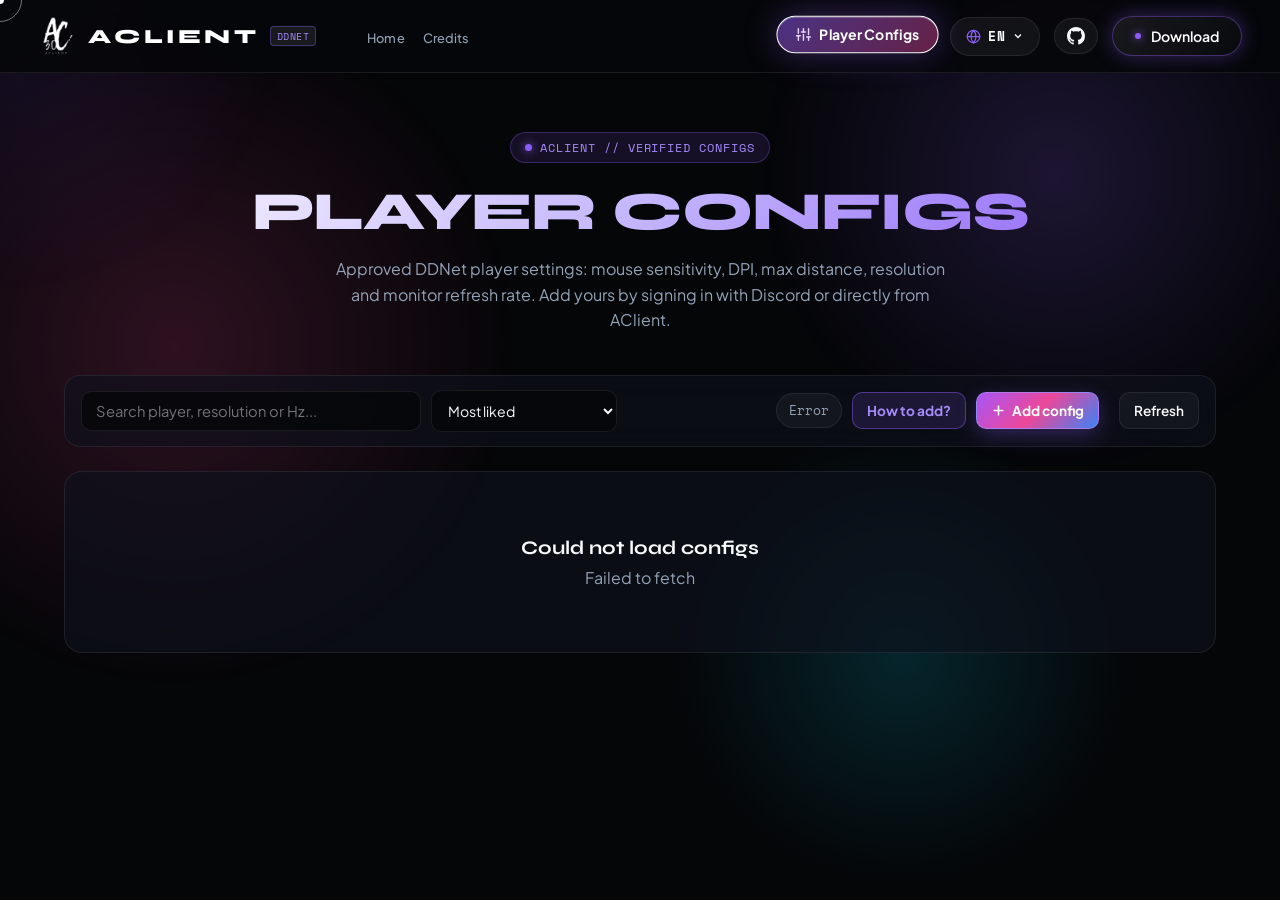
<file: configs-players/index.html>
<!DOCTYPE html>
<html lang="es">
<head>
  <!-- Google tag (gtag.js) -->
  <script async src="https://www.googletagmanager.com/gtm.js?id=GTM-TL4N6KJR"></script>
  <script>
    window.dataLayer = window.dataLayer || [];
    function gtag(){dataLayer.push(arguments);}
    gtag('js', new Date());
  </script>
  <meta charset="UTF-8">
  <meta name="viewport" content="width=device-width, initial-scale=1.0">
  <title>Configs Players // AClient · Sensibilidad, DPI y Hz para DDNet</title>

  <!-- SEO Primario -->
  <meta name="description" content="Explorá configuraciones verificadas de jugadores de AClient para DDNet: sensibilidad, DPI, cl_mouse_max_distance, resolución y Hz. Subí la tuya desde AClient.">
  <meta name="keywords" content="Configs Players, AClient, DDNet configs, sensibilidad DDNet, DPI DDNet, cl_mouse_max_distance, configuraciones jugadores DDNet, Teeworlds configs, Clientx30">
  <meta name="author" content="AgusClient">
  <meta name="application-name" content="AClient">
  <meta name="robots" content="index, follow, max-snippet:-1, max-image-preview:large, max-video-preview:-1">
  <meta name="googlebot" content="index, follow, max-snippet:-1, max-image-preview:large, max-video-preview:-1">
  <link rel="canonical" href="https://agusclient.github.io/configs-players/">
  <link rel="alternate" hreflang="es" href="https://agusclient.github.io/configs-players/">
  <link rel="alternate" hreflang="x-default" href="https://agusclient.github.io/configs-players/">

  <!-- Tema del Navegador -->
  <meta name="theme-color" content="#8b5cf6">
  <meta name="msapplication-TileColor" content="#0b0c13">

  <!-- Open Graph / Discord / WhatsApp -->
  <meta property="og:type" content="website">
  <meta property="og:url" content="https://agusclient.github.io/configs-players/">
  <meta property="og:title" content="Configs Players // AClient · Configuraciones Verificadas de DDNet">
  <meta property="og:description" content="Configuraciones verificadas de jugadores enviadas desde AClient: sensibilidad, DPI, distancia de mouse, resolución y Hz.">
  <meta property="og:image" content="https://agusclient.github.io/assets/images/race-stats.png">
  <meta property="og:image:secure_url" content="https://agusclient.github.io/assets/images/race-stats.png">
  <meta property="og:image:type" content="image/png">
  <meta property="og:image:width" content="1024">
  <meta property="og:image:height" content="575">
  <meta property="og:image:alt" content="Configs Players de AClient para DDNet">
  <meta property="og:site_name" content="AClient">
  <meta property="og:locale" content="es_ES">
  <meta property="og:locale:alternate" content="pt_BR">
  <meta property="og:locale:alternate" content="en_US">
  <meta property="og:locale:alternate" content="ru_RU">
  <meta property="og:locale:alternate" content="de_DE">

  <!-- Twitter / X Cards -->
  <meta name="twitter:card" content="summary_large_image">
  <meta name="twitter:url" content="https://agusclient.github.io/configs-players/">
  <meta name="twitter:title" content="Configs Players // AClient · Configuraciones Verificadas de DDNet">
  <meta name="twitter:description" content="Explorá sensibilidad, DPI, distancia de mouse, resolución y Hz de jugadores de DDNet verificados en AClient.">
  <meta name="twitter:image" content="https://agusclient.github.io/assets/images/race-stats.png">
  <meta name="twitter:image:alt" content="Configs Players de AClient para DDNet">

  <!-- Favicon e Iconos Móviles -->
  <link rel="icon" type="image/png" href="../assets/images/logo.png">
  <link rel="apple-touch-icon" href="../assets/images/logo.png">

  <!-- Datos Estructurados JSON-LD -->
  <script type="application/ld+json">
  {
    "@context": "https://schema.org",
    "@graph": [
      {
        "@type": "CollectionPage",
        "@id": "https://agusclient.github.io/configs-players/#webpage",
        "url": "https://agusclient.github.io/configs-players/",
        "name": "Configs Players // AClient",
        "description": "Configuraciones verificadas de jugadores de AClient para DDNet: sensibilidad, DPI, cl_mouse_max_distance, resolución y tasa de refresco.",
        "inLanguage": ["es", "pt", "en", "ru", "de"],
        "isPartOf": {
          "@id": "https://agusclient.github.io/#website"
        }
      },
      {
        "@type": "BreadcrumbList",
        "itemListElement": [
          {
            "@type": "ListItem",
            "position": 1,
            "name": "Inicio",
            "item": "https://agusclient.github.io/"
          },
          {
            "@type": "ListItem",
            "position": 2,
            "name": "Configs Players",
            "item": "https://agusclient.github.io/configs-players/"
          }
        ]
      }
    ]
  }
  </script>

  <link rel="preconnect" href="https://fonts.googleapis.com">
  <link rel="preconnect" href="https://fonts.gstatic.com" crossorigin>
  <link href="https://fonts.googleapis.com/css2?family=Plus+Jakarta+Sans:wght@400;500;600;700&family=Space+Mono:wght@400;700&family=Syne:wght@700;800&display=swap" rel="stylesheet">
  <link rel="stylesheet" href="../css/style.css?v=10">

  <style>
    .configs-main {
      position: relative;
      z-index: 2;
      max-width: 1200px;
      margin: 0 auto;
      padding: 132px 24px 96px;
      min-height: calc(100vh - 120px);
    }

    .configs-hero {
      text-align: center;
      margin-bottom: 42px;
    }

    .configs-eyebrow {
      display: inline-flex;
      align-items: center;
      gap: 8px;
      padding: 6px 14px;
      border-radius: 999px;
      font-family: var(--font-mono);
      font-size: 0.74rem;
      letter-spacing: 0.08em;
      text-transform: uppercase;
      color: var(--accent-text);
      background: rgba(139, 92, 246, 0.12);
      border: 1px solid rgba(139, 92, 246, 0.30);
      margin-bottom: 16px;
    }

    .configs-eyebrow .dot {
      width: 7px;
      height: 7px;
      border-radius: 50%;
      background: var(--accent-primary);
      box-shadow: 0 0 10px var(--accent-primary);
    }

    .configs-title {
      font-family: var(--font-display);
      font-size: clamp(2rem, 5vw, 3.35rem);
      font-weight: 800;
      letter-spacing: -0.02em;
      background: var(--accent-gradient-text);
      -webkit-background-clip: text;
      -webkit-text-fill-color: transparent;
      margin-bottom: 12px;
    }

    .configs-subtitle {
      max-width: 620px;
      margin: 0 auto;
      color: var(--text-muted);
      font-size: 1rem;
      line-height: 1.6;
    }

    .configs-toolbar {
      display: flex;
      flex-wrap: wrap;
      align-items: center;
      justify-content: space-between;
      gap: 12px;
      margin-bottom: 24px;
      padding: 14px 16px;
      border-radius: 16px;
      background: var(--bg-card);
      border: 1px solid var(--border-subtle);
      backdrop-filter: blur(14px);
    }

    .configs-toolbar-left {
      display: flex;
      flex-wrap: wrap;
      align-items: center;
      gap: 10px;
      flex: 1 1 320px;
    }

    .configs-search {
      flex: 1 1 240px;
      max-width: 340px;
      background: rgba(5, 6, 8, 0.72);
      color: var(--text-main);
      border: 1px solid var(--border-subtle);
      border-radius: 10px;
      padding: 10px 14px;
      font-family: var(--font-body);
      font-size: 0.92rem;
      outline: none;
      transition: border-color var(--transition-fast), box-shadow var(--transition-fast);
    }

    .configs-search:focus {
      border-color: var(--accent-primary);
      box-shadow: 0 0 0 3px rgba(139, 92, 246, 0.16);
    }

    .configs-select {
      background: rgba(5, 6, 8, 0.72);
      color: var(--text-main);
      border: 1px solid var(--border-subtle);
      border-radius: 10px;
      padding: 10px 12px;
      font-family: var(--font-body);
      font-size: 0.88rem;
      outline: none;
      cursor: pointer;
    }

    .configs-toolbar-right {
      display: flex;
      flex-wrap: wrap;
      align-items: center;
      gap: 10px;
    }

    .configs-count-pill {
      font-family: var(--font-mono);
      font-size: 0.8rem;
      color: var(--text-muted);
      padding: 7px 12px;
      border-radius: 999px;
      background: rgba(255, 255, 255, 0.04);
      border: 1px solid var(--border-subtle);
    }

    .configs-action-btn {
      display: inline-flex;
      align-items: center;
      justify-content: center;
      gap: 6px;
      padding: 9px 14px;
      border-radius: 10px;
      border: 1px solid var(--border-subtle);
      background: rgba(255, 255, 255, 0.04);
      color: var(--text-main);
      font-family: var(--font-body);
      font-size: 0.85rem;
      font-weight: 600;
      cursor: pointer;
      transition: border-color var(--transition-fast), background var(--transition-fast);
    }

    .configs-action-btn:hover:not(:disabled) {
      border-color: var(--accent-primary);
      background: rgba(139, 92, 246, 0.14);
    }

    .configs-action-btn:disabled {
      opacity: 0.5;
      cursor: not-allowed;
    }

    .configs-how-btn {
      display: inline-flex;
      align-items: center;
      gap: 6px;
      padding: 9px 14px;
      border-radius: 10px;
      border: 1px solid rgba(139, 92, 246, 0.45);
      background: rgba(139, 92, 246, 0.14);
      color: var(--accent-text);
      font-family: var(--font-body);
      font-size: 0.85rem;
      font-weight: 700;
      cursor: pointer;
      transition: border-color var(--transition-fast), background var(--transition-fast), color var(--transition-fast);
    }

    .configs-how-btn:hover {
      border-color: var(--accent-primary);
      background: rgba(139, 92, 246, 0.28);
      color: #fff;
    }

    .configs-add-btn {
      display: inline-flex;
      align-items: center;
      justify-content: center;
      gap: 6px;
      padding: 9px 14px;
      border-radius: 10px;
      border: 1px solid rgba(167, 139, 250, 0.72);
      background: var(--accent-gradient);
      color: #fff;
      font-family: var(--font-body);
      font-size: 0.85rem;
      font-weight: 700;
      cursor: pointer;
      box-shadow: 0 6px 20px rgba(139, 92, 246, 0.30);
      transition: transform var(--transition-fast), box-shadow var(--transition-fast), filter var(--transition-fast);
    }

    .configs-add-btn:hover:not(:disabled) {
      transform: translateY(-1px);
      box-shadow: 0 10px 26px rgba(139, 92, 246, 0.46);
      filter: brightness(1.06);
    }

    .configs-add-btn.hidden,
    .configs-download-btn.hidden {
      display: none;
    }

    .configs-download-btn {
      display: inline-flex;
      align-items: center;
      justify-content: center;
      gap: 6px;
      padding: 9px 14px;
      border-radius: 10px;
      border: 1px solid rgba(52, 211, 153, 0.55);
      background: rgba(16, 185, 129, 0.16);
      color: #6ee7b7;
      font-family: var(--font-body);
      font-size: 0.85rem;
      font-weight: 700;
      cursor: pointer;
      transition: transform var(--transition-fast), background var(--transition-fast), border-color var(--transition-fast), color var(--transition-fast), box-shadow var(--transition-fast);
    }

    .configs-download-btn:hover {
      transform: translateY(-1px);
      background: rgba(16, 185, 129, 0.28);
      border-color: rgba(52, 211, 153, 0.85);
      color: #ecfdf5;
      box-shadow: 0 8px 22px rgba(16, 185, 129, 0.25);
    }

    .how-section-label {
      display: inline-flex;
      align-items: center;
      gap: 6px;
      font-family: var(--font-mono);
      font-size: 0.72rem;
      font-weight: 700;
      text-transform: uppercase;
      letter-spacing: 0.05em;
      color: var(--accent-text);
      margin: 4px 0 8px;
    }

    .how-section-label.alt {
      color: var(--text-muted);
      margin-top: 14px;
    }

    .how-steps {
      list-style: none;
      display: flex;
      flex-direction: column;
      gap: 10px;
      margin: 0 0 12px;
      padding: 0;
    }

    .how-modal-actions {
      display: flex;
      flex-wrap: wrap;
      justify-content: flex-end;
      gap: 10px;
      margin-top: 16px;
    }

    .btn-discord-sm {
      display: inline-flex;
      align-items: center;
      justify-content: center;
      gap: 8px;
      padding: 10px 15px;
      border-radius: 10px;
      border: 1px solid rgba(114, 137, 218, 0.65);
      background: #5865F2;
      color: #fff;
      font-family: var(--font-body);
      font-size: 0.86rem;
      font-weight: 700;
      cursor: pointer;
      box-shadow: 0 6px 20px rgba(88, 101, 242, 0.32);
      transition: background 0.15s, transform 0.15s, box-shadow 0.15s;
    }

    .btn-discord-sm:hover {
      background: #4752C4;
      transform: translateY(-1px);
      box-shadow: 0 10px 24px rgba(88, 101, 242, 0.45);
    }

    .cfg-modal {
      max-width: 510px;
      max-height: 92vh;
      overflow-y: auto;
    }

    .cfg-grid-3 {
      display: grid;
      grid-template-columns: repeat(3, minmax(0, 1fr));
      gap: 10px;
    }

    .cfg-grid-2 {
      display: grid;
      grid-template-columns: repeat(2, minmax(0, 1fr));
      gap: 10px;
    }

    .cfg-field-hint {
      margin-top: 5px;
      font-size: 0.76rem;
      color: var(--text-dim);
      line-height: 1.4;
    }

    .cfg-reconnect-row {
      margin-bottom: 12px;
    }

    .cfg-reconnect-row.hidden {
      display: none;
    }

    .how-step {
      display: flex;
      gap: 12px;
      align-items: flex-start;
      padding: 11px 12px;
      border-radius: 12px;
      background: rgba(5, 6, 8, 0.55);
      border: 1px solid rgba(255, 255, 255, 0.06);
      font-size: 0.88rem;
      color: var(--text-muted);
      line-height: 1.45;
    }

    .how-step strong {
      color: var(--text-main);
    }

    .how-step-num {
      flex-shrink: 0;
      width: 24px;
      height: 24px;
      border-radius: 8px;
      display: inline-flex;
      align-items: center;
      justify-content: center;
      font-family: var(--font-mono);
      font-size: 0.78rem;
      font-weight: 700;
      color: #fff;
      background: var(--accent-gradient);
    }

    .session-pill {
      display: inline-flex;
      align-items: center;
      gap: 8px;
      padding: 6px 10px 6px 12px;
      border-radius: 999px;
      background: rgba(139, 92, 246, 0.14);
      border: 1px solid rgba(139, 92, 246, 0.35);
      font-size: 0.82rem;
      color: var(--text-main);
    }

    .session-pill strong {
      color: var(--accent-text);
      font-family: var(--font-mono);
    }

    .session-logout-btn {
      border: none;
      background: rgba(255, 255, 255, 0.08);
      color: var(--text-muted);
      border-radius: 999px;
      padding: 3px 9px;
      font-size: 0.74rem;
      font-weight: 600;
      cursor: pointer;
      transition: background var(--transition-fast), color var(--transition-fast);
    }

    .session-logout-btn:hover {
      background: rgba(239, 68, 68, 0.22);
      color: #fca5a5;
    }

    .configs-grid {
      display: grid;
      grid-template-columns: repeat(auto-fill, minmax(min(100%, 300px), 1fr));
      gap: 18px;
    }

    .player-card {
      position: relative;
      display: flex;
      flex-direction: column;
      gap: 16px;
      padding: 20px;
      border-radius: 18px;
      background: var(--bg-card);
      border: 1px solid var(--border-subtle);
      backdrop-filter: blur(14px);
      transition: transform var(--transition-fast), border-color var(--transition-fast), background var(--transition-fast), box-shadow var(--transition-fast);
    }

    .player-card:hover {
      transform: translateY(-3px);
      background: var(--bg-card-hover);
      border-color: var(--border-glow);
      box-shadow: 0 18px 40px rgba(0, 0, 0, 0.35);
    }

    .player-card.is-mine {
      overflow: hidden;
      background: linear-gradient(155deg, rgba(139, 92, 246, 0.17), rgba(16, 19, 32, 0.92) 65%);
      border-color: rgba(167, 139, 250, 0.78);
      box-shadow: 0 0 0 1px rgba(167, 139, 250, 0.28), 0 18px 46px rgba(139, 92, 246, 0.26);
    }

    .player-card.is-mine::before {
      content: "";
      position: absolute;
      inset: 0 0 auto 0;
      height: 3px;
      background: var(--accent-gradient);
    }

    .player-card.is-mine:hover {
      border-color: rgba(196, 181, 253, 0.95);
      box-shadow: 0 0 0 1px rgba(196, 181, 253, 0.42), 0 22px 54px rgba(139, 92, 246, 0.36);
    }

    .player-card.is-mine .player-avatar {
      box-shadow: 0 0 0 2px rgba(196, 181, 253, 0.65), 0 8px 24px var(--accent-glow);
    }

    .player-badges {
      display: inline-flex;
      align-items: center;
      gap: 6px;
      flex-shrink: 0;
    }

    .mine-badge {
      font-family: var(--font-mono);
      font-size: 0.68rem;
      font-weight: 700;
      padding: 4px 9px;
      border-radius: 999px;
      color: #f5f3ff;
      background: var(--accent-gradient);
      border: 1px solid rgba(221, 214, 254, 0.5);
      text-transform: uppercase;
      letter-spacing: 0.04em;
      box-shadow: 0 4px 14px rgba(139, 92, 246, 0.35);
    }

    .player-card-actions {
      display: inline-flex;
      align-items: center;
      flex-wrap: wrap;
      justify-content: flex-end;
      gap: 8px;
    }

    .card-download-btn {
      display: inline-flex;
      align-items: center;
      gap: 6px;
      padding: 7px 12px;
      border-radius: 999px;
      border: 1px solid rgba(52, 211, 153, 0.55);
      background: rgba(16, 185, 129, 0.16);
      color: #6ee7b7;
      font-family: var(--font-mono);
      font-size: 0.76rem;
      font-weight: 700;
      cursor: pointer;
      transition: transform var(--transition-fast), background var(--transition-fast), border-color var(--transition-fast), color var(--transition-fast);
    }

    .card-download-btn:hover {
      transform: translateY(-1px);
      background: rgba(16, 185, 129, 0.30);
      border-color: rgba(52, 211, 153, 0.9);
      color: #ecfdf5;
    }

    .card-edit-btn {
      display: inline-flex;
      align-items: center;
      gap: 5px;
      padding: 7px 11px;
      border-radius: 999px;
      border: 1px solid rgba(167, 139, 250, 0.5);
      background: rgba(139, 92, 246, 0.16);
      color: #ddd6fe;
      font-family: var(--font-mono);
      font-size: 0.76rem;
      font-weight: 700;
      cursor: pointer;
      transition: transform var(--transition-fast), background var(--transition-fast), border-color var(--transition-fast), color var(--transition-fast);
    }

    .card-edit-btn:hover {
      transform: translateY(-1px);
      background: rgba(139, 92, 246, 0.32);
      border-color: rgba(196, 181, 253, 0.85);
      color: #fff;
    }

    .player-card-head {
      display: flex;
      align-items: center;
      justify-content: space-between;
      gap: 12px;
    }

    .player-identity {
      display: flex;
      align-items: center;
      gap: 12px;
      min-width: 0;
    }

    .player-avatar {
      width: 42px;
      height: 42px;
      flex-shrink: 0;
      border-radius: 12px;
      display: flex;
      align-items: center;
      justify-content: center;
      font-family: var(--font-display);
      font-weight: 800;
      font-size: 1.05rem;
      color: #fff;
      background: var(--accent-gradient);
      box-shadow: 0 6px 20px var(--accent-glow);
      text-transform: uppercase;
    }

    .player-name {
      font-family: var(--font-display);
      font-size: 1.15rem;
      font-weight: 700;
      color: var(--text-main);
      overflow: hidden;
      text-overflow: ellipsis;
      white-space: nowrap;
    }

    .verified-badge {
      flex-shrink: 0;
      font-family: var(--font-mono);
      font-size: 0.7rem;
      font-weight: 700;
      padding: 4px 9px;
      border-radius: 999px;
      color: #4ade80;
      background: rgba(34, 197, 94, 0.12);
      border: 1px solid rgba(34, 197, 94, 0.32);
      text-transform: uppercase;
      letter-spacing: 0.04em;
    }

    .player-specs {
      display: grid;
      grid-template-columns: repeat(6, 1fr);
      gap: 10px;
    }

    .spec-box {
      grid-column: span 2;
      padding: 11px 10px;
      border-radius: 12px;
      background: rgba(5, 6, 8, 0.55);
      border: 1px solid rgba(255, 255, 255, 0.06);
      display: flex;
      flex-direction: column;
      gap: 4px;
    }

    .spec-box.spec-wide {
      grid-column: span 3;
    }

    .spec-label {
      font-size: 0.68rem;
      text-transform: uppercase;
      letter-spacing: 0.05em;
      color: var(--text-muted);
      font-weight: 600;
    }

    .spec-value {
      font-family: var(--font-mono);
      font-size: 0.96rem;
      font-weight: 700;
      color: var(--text-main);
    }

    .player-card-foot {
      display: flex;
      align-items: center;
      justify-content: space-between;
      gap: 10px;
      padding-top: 12px;
      border-top: 1px solid rgba(255, 255, 255, 0.06);
    }

    .player-date {
      font-size: 0.76rem;
      color: var(--text-dim);
      font-family: var(--font-mono);
    }

    .like-btn {
      display: inline-flex;
      align-items: center;
      gap: 7px;
      padding: 7px 13px;
      border-radius: 999px;
      border: 1px solid rgba(255, 255, 255, 0.14);
      background: rgba(255, 255, 255, 0.04);
      color: var(--text-muted);
      font-family: var(--font-mono);
      font-size: 0.78rem;
      font-weight: 700;
      cursor: pointer;
      transition: transform var(--transition-fast), background var(--transition-fast), border-color var(--transition-fast), color var(--transition-fast), box-shadow var(--transition-fast);
    }

    .like-btn:hover:not(:disabled) {
      transform: translateY(-1px);
      border-color: rgba(244, 63, 94, 0.55);
      background: rgba(244, 63, 94, 0.14);
      color: #fda4af;
    }

    .like-btn.liked {
      border-color: rgba(244, 63, 94, 0.70);
      background: rgba(244, 63, 94, 0.22);
      color: #fda4af;
      box-shadow: 0 0 18px rgba(244, 63, 94, 0.25);
    }

    .like-btn.liked svg {
      fill: #f43f5e;
      stroke: #f43f5e;
    }

    .like-btn:disabled {
      opacity: 0.55;
      cursor: wait;
    }

    .configs-state {
      text-align: center;
      padding: 64px 20px;
      border-radius: 18px;
      background: var(--bg-card);
      border: 1px solid var(--border-subtle);
      color: var(--text-muted);
    }

    .configs-state h3 {
      font-family: var(--font-display);
      color: var(--text-main);
      margin-bottom: 8px;
      font-size: 1.2rem;
    }

    /* Modals */
    .auth-modal-backdrop {
      position: fixed;
      inset: 0;
      z-index: 900;
      background: rgba(5, 6, 10, 0.78);
      backdrop-filter: blur(6px);
      display: flex;
      align-items: center;
      justify-content: center;
      padding: 20px;
    }

    .auth-modal-backdrop.hidden {
      display: none;
    }

    .auth-modal {
      width: 100%;
      max-width: 420px;
      border-radius: 18px;
      padding: 26px;
      background: #101320;
      border: 1px solid var(--border-glow);
      box-shadow: 0 28px 70px rgba(0, 0, 0, 0.65);
    }

    .auth-modal h2 {
      font-family: var(--font-display);
      font-size: 1.3rem;
      margin-bottom: 6px;
      color: var(--text-main);
    }

    .auth-modal-sub {
      color: var(--text-muted);
      font-size: 0.87rem;
      margin-bottom: 18px;
      line-height: 1.5;
    }

    .btn-discord-auth {
      width: 100%;
      display: inline-flex;
      align-items: center;
      justify-content: center;
      gap: 10px;
      padding: 11px 16px;
      border-radius: 11px;
      border: 1px solid rgba(114, 137, 218, 0.65);
      background: #5865F2;
      color: #fff;
      font-family: var(--font-body);
      font-size: 0.92rem;
      font-weight: 700;
      cursor: pointer;
      box-shadow: 0 8px 24px rgba(88, 101, 242, 0.35);
      transition: background 0.15s, transform 0.15s, box-shadow 0.15s;
    }

    .btn-discord-auth:hover {
      background: #4752C4;
      transform: translateY(-1px);
      box-shadow: 0 12px 28px rgba(88, 101, 242, 0.48);
    }

    .auth-divider {
      display: flex;
      align-items: center;
      gap: 10px;
      margin: 18px 0 14px;
      color: var(--text-dim);
      font-size: 0.76rem;
      font-family: var(--font-mono);
      text-transform: uppercase;
      letter-spacing: 0.05em;
    }

    .auth-divider::before,
    .auth-divider::after {
      content: "";
      flex: 1;
      height: 1px;
      background: var(--border-subtle);
    }

    .discord-verified-tag {
      display: inline-flex;
      align-items: center;
      gap: 7px;
      padding: 6px 12px;
      border-radius: 999px;
      background: rgba(88, 101, 242, 0.18);
      border: 1px solid rgba(88, 101, 242, 0.5);
      color: #c7d2fe;
      font-family: var(--font-mono);
      font-size: 0.78rem;
      margin-bottom: 14px;
    }

    .auth-field {
      margin-bottom: 14px;
    }

    .auth-field label {
      display: block;
      font-size: 0.8rem;
      color: var(--text-muted);
      margin-bottom: 6px;
      font-weight: 600;
    }

    .auth-input {
      width: 100%;
      background: rgba(5, 6, 8, 0.82);
      color: var(--text-main);
      border: 1px solid var(--border-subtle);
      border-radius: 10px;
      padding: 10px 13px;
      font-family: var(--font-body);
      font-size: 0.94rem;
      outline: none;
    }

    .auth-input:focus {
      border-color: var(--accent-primary);
      box-shadow: 0 0 0 3px rgba(139, 92, 246, 0.16);
    }

    .auth-pass-row {
      display: flex;
      gap: 8px;
    }

    .auth-error {
      min-height: 18px;
      font-size: 0.82rem;
      color: #fca5a5;
      margin-bottom: 10px;
    }

    .auth-modal-actions {
      display: flex;
      justify-content: flex-end;
      gap: 10px;
      margin-top: 6px;
    }

    .auth-submit-btn {
      padding: 10px 18px;
      border-radius: 10px;
      border: 1px solid rgba(167, 139, 250, 0.72);
      background: var(--accent-primary);
      color: #fff;
      font-family: var(--font-body);
      font-size: 0.88rem;
      font-weight: 700;
      cursor: pointer;
    }

    .auth-submit-btn:disabled {
      opacity: 0.55;
      cursor: wait;
    }

    .configs-toast {
      position: fixed;
      bottom: 24px;
      right: 24px;
      z-index: 1000;
      padding: 11px 16px;
      border-radius: 12px;
      background: rgba(15, 18, 28, 0.95);
      border: 1px solid rgba(139, 92, 246, 0.45);
      color: var(--text-main);
      font-family: var(--font-mono);
      font-size: 0.82rem;
      box-shadow: 0 14px 36px rgba(0, 0, 0, 0.45);
      opacity: 0;
      transform: translateY(10px);
      pointer-events: none;
      transition: opacity 0.2s, transform 0.2s;
    }

    .configs-toast.show {
      opacity: 1;
      transform: translateY(0);
    }

    @media (max-width: 640px) {
      .configs-main {
        padding: 92px 14px 56px;
      }
      .configs-hero {
        margin-bottom: 28px;
      }
      .configs-toolbar {
        padding: 12px;
        gap: 10px;
      }
      .configs-toolbar-left {
        flex: 1 1 100%;
        width: 100%;
      }
      .configs-search {
        flex: 1 1 100%;
        max-width: 100%;
        width: 100%;
      }
      .configs-select {
        width: 100%;
      }
      .configs-toolbar-right {
        width: 100%;
        gap: 8px;
      }
      .configs-add-btn,
      .configs-how-btn,
      .configs-action-btn,
      .configs-download-btn {
        font-size: 0.82rem;
        padding: 8px 12px;
      }
      .player-card {
        padding: 16px;
        gap: 14px;
      }
      .player-card-head,
      .player-card-foot {
        flex-wrap: wrap;
        gap: 8px;
      }
      .player-specs {
        grid-template-columns: repeat(2, 1fr);
      }
      .spec-box,
      .spec-box.spec-wide {
        grid-column: span 1;
      }
      .cfg-grid-3,
      .cfg-grid-2 {
        grid-template-columns: 1fr;
      }
      .auth-modal {
        padding: 20px 16px;
      }
      .auth-pass-row {
        flex-wrap: wrap;
      }
      .configs-toast {
        left: 14px;
        right: 14px;
        bottom: 16px;
        text-align: center;
      }
    }
  </style>
</head>
<body>
  <div class="noise-overlay" aria-hidden="true"></div>
  <div class="ambient-light-container" aria-hidden="true">
    <div class="ambient-orb ambient-orb-1"></div>
    <div class="ambient-orb ambient-orb-2"></div>
    <div class="ambient-orb ambient-orb-3"></div>
  </div>
  <div class="mouse-spotlight" aria-hidden="true"></div>

  <div class="cursor-dot" aria-hidden="true"></div>
  <div class="cursor-ring" aria-hidden="true"></div>

  <!-- HEADER -->
  <header class="site-header scrolled">
    <div class="nav-container">
      <a href="../" class="brand-logo">
        <div class="logo-symbol"><picture><source srcset="../assets/images/logo.webp" type="image/webp"><img src="../assets/images/logo.png" alt="AClient" width="320" height="400" decoding="async"></picture></div>
        <span class="logo-text">ACLIENT</span>
        <span class="logo-badge">DDNET</span>
      </a>

      <nav>
        <ul class="nav-links">
          <li><a href="../" class="nav-link" data-t="nav_home">Inicio</a></li>
          <li><a href="../#credits" class="nav-link" data-t="nav_credits">Créditos</a></li>
        </ul>
      </nav>

      <div class="nav-actions">
        <a href="./" class="btn-configs-nav active">
          <svg width="15" height="15" viewBox="0 0 24 24" fill="none" stroke="currentColor" stroke-width="2.2" stroke-linecap="round" stroke-linejoin="round" aria-hidden="true">
            <line x1="4" y1="21" x2="4" y2="14"></line>
            <line x1="4" y1="10" x2="4" y2="3"></line>
            <line x1="12" y1="21" x2="12" y2="12"></line>
            <line x1="12" y1="8" x2="12" y2="3"></line>
            <line x1="20" y1="21" x2="20" y2="16"></line>
            <line x1="20" y1="12" x2="20" y2="3"></line>
            <line x1="1" y1="14" x2="7" y2="14"></line>
            <line x1="9" y1="8" x2="15" y2="8"></line>
            <line x1="17" y1="16" x2="23" y2="16"></line>
          </svg>
          <span data-t="nav_configs">Configs Players</span>
        </a>

        <!-- SELECTOR DE IDIOMA (sincronizado con home via localStorage aclient_lang) -->
        <div class="lang-dropdown">
          <button type="button" class="lang-toggle-btn" id="langToggleBtn" aria-expanded="false" aria-label="Cambiar idioma">
            <svg width="15" height="15" viewBox="0 0 24 24" fill="none" stroke="currentColor" stroke-width="2" stroke-linecap="round" stroke-linejoin="round" class="lang-globe-icon">
              <circle cx="12" cy="12" r="10"></circle>
              <line x1="2" y1="12" x2="22" y2="12"></line>
              <path d="M12 2a15.3 15.3 0 0 1 4 10 15.3 15.3 0 0 1-4 10 15.3 15.3 0 0 1-4-10 15.3 15.3 0 0 1 4-10z"></path>
            </svg>
            <span class="current-lang-code" id="currentLangCode">ES</span>
            <svg width="12" height="12" viewBox="0 0 24 24" fill="none" stroke="currentColor" stroke-width="2.5" class="lang-chevron-icon">
              <polyline points="6 9 12 15 18 9"></polyline>
            </svg>
          </button>
          <div class="lang-menu" id="langMenu" role="menu">
            <button type="button" class="lang-option active" data-lang="es" role="menuitem">
              <span class="lang-flag">🇪🇸</span>
              <span class="lang-name">Español</span>
              <span class="lang-check">✓</span>
            </button>
            <button type="button" class="lang-option" data-lang="pt" role="menuitem">
              <span class="lang-flag">🇧🇷</span>
              <span class="lang-name">Português</span>
              <span class="lang-check">✓</span>
            </button>
            <button type="button" class="lang-option" data-lang="en" role="menuitem">
              <span class="lang-flag">🇺🇸</span>
              <span class="lang-name">English</span>
              <span class="lang-check">✓</span>
            </button>
            <button type="button" class="lang-option" data-lang="ru" role="menuitem">
              <span class="lang-flag">🇷🇺</span>
              <span class="lang-name">Русский</span>
              <span class="lang-check">✓</span>
            </button>
            <button type="button" class="lang-option" data-lang="de" role="menuitem">
              <span class="lang-flag">🇩🇪</span>
              <span class="lang-name">Deutsch</span>
              <span class="lang-check">✓</span>
            </button>
          </div>
        </div>

        <a href="https://github.com/AgusClient/AClient" class="btn-github-nav" target="_blank" rel="noopener noreferrer" aria-label="GitHub Repository" title="GitHub">
          <svg width="18" height="18" viewBox="0 0 24 24" fill="currentColor">
            <path d="M12 0C5.37 0 0 5.37 0 12c0 5.31 3.435 9.795 8.205 11.385.6.105.825-.255.825-.57 0-.285-.015-1.23-.015-2.235-3.015.555-3.795-.735-4.035-1.41-.135-.345-.72-1.41-1.23-1.695-.42-.225-1.02-.78-.015-.795.945-.015 1.62.87 1.845 1.23 1.08 1.815 2.805 1.305 3.495.99.105-.78.42-1.305.765-1.605-2.67-.3-5.46-1.335-5.46-5.925 0-1.305.465-2.385 1.23-3.225-.12-.3-.54-1.53.12-3.18 0 0 1.005-.315 3.3 1.23.96-.27 1.98-.405 3-.405s2.04.135 3 .405c2.295-1.56 3.3-1.23 3.3-1.23.66 1.65.24 2.88.12 3.18.765.84 1.23 1.905 1.23 3.225 0 4.605-2.805 5.625-5.475 5.925.435.375.81 1.095.81 2.22 0 1.605-.015 2.895-.015 3.3 0 .315.225.69.825.57A12.02 12.02 0 0024 12c0-6.63-5.37-12-12-12z"/>
          </svg>
        </a>

        <a href="https://github.com/AgusClient/AClient/releases/latest/download/DDNet.exe" class="btn-primary-glow" download="DDNet.exe">
          <span class="btn-pill-icon"></span>
          <span>Download</span>
        </a>
      </div>
    </div>
  </header>

  <main class="configs-main">
    <section class="configs-hero">
      <div class="configs-eyebrow">
        <span class="dot"></span>
        <span data-t="eyebrow">ACLIENT // CONFIGS VERIFICADAS</span>
      </div>
      <h1 class="configs-title" data-t="title">CONFIGS PLAYERS</h1>
      <p class="configs-subtitle" data-t="subtitle">
        Configuraciones aprobadas de jugadores de DDNet: sensibilidad, DPI, distancia de mouse, resolución y tasa de refresco. Agregá la tuya iniciando sesión con Discord o desde AClient.
      </p>
    </section>

    <section class="configs-toolbar" aria-label="Filtros">
      <div class="configs-toolbar-left">
        <input id="searchInput" class="configs-search" type="search" placeholder="Buscar jugador, resolución o Hz..." autocomplete="off">
        <select id="sortSelect" class="configs-select" aria-label="Ordenar por">
          <option value="likes" data-t="sort_likes">Más Me gusta</option>
          <option value="recent" data-t="sort_recent">Más recientes</option>
          <option value="name" data-t="sort_name">Nombre (A-Z)</option>
          <option value="sens" data-t="sort_sens">Mayor Sensibilidad</option>
          <option value="dpi" data-t="sort_dpi">Mayor DPI</option>
          <option value="hz" data-t="sort_hz">Mayor Hz</option>
          <option value="distance" data-t="sort_distance">Mayor Max Distance</option>
        </select>
      </div>
      <div class="configs-toolbar-right">
        <span id="countPill" class="configs-count-pill">Cargando...</span>
        <button id="howToAddBtn" class="configs-how-btn" type="button" data-t="btn_how">¿Cómo agregar?</button>
        <button id="downloadMyCfgBtn" class="configs-download-btn hidden" type="button">
          <svg width="15" height="15" viewBox="0 0 24 24" fill="none" stroke="currentColor" stroke-width="2.3" stroke-linecap="round" stroke-linejoin="round" aria-hidden="true">
            <path d="M21 15v4a2 2 0 0 1-2 2H5a2 2 0 0 1-2-2v-4"></path>
            <polyline points="7 10 12 15 17 10"></polyline>
            <line x1="12" y1="15" x2="12" y2="3"></line>
          </svg>
          <span data-t="btn_download_my_cfg">Descargar mi config</span>
        </button>
        <button id="addConfigBtn" class="configs-add-btn" type="button">
          <svg width="15" height="15" viewBox="0 0 24 24" fill="none" stroke="currentColor" stroke-width="2.5" stroke-linecap="round" stroke-linejoin="round" aria-hidden="true">
            <line x1="12" y1="5" x2="12" y2="19"></line>
            <line x1="5" y1="12" x2="19" y2="12"></line>
          </svg>
          <span id="addConfigBtnText" data-t="btn_add_cfg">Agregar config</span>
        </button>
        <div id="sessionArea"></div>
        <button id="refreshBtn" class="configs-action-btn" type="button" data-t="btn_refresh">Actualizar</button>
      </div>
    </section>

    <section id="configsContainer" class="configs-grid" aria-live="polite"></section>
    <div id="stateBox" class="configs-state" style="display:none;"></div>
  </main>

  <!-- Modal 1: Iniciar sesion con Discord -->
  <div id="authModal" class="auth-modal-backdrop hidden" role="dialog" aria-modal="true" aria-labelledby="authModalTitle">
    <div class="auth-modal">
      <h2 id="authModalTitle" data-t="auth_title">Iniciar sesión con Discord</h2>
      <p id="authModalSub" class="auth-modal-sub" data-t="auth_sub">
        Iniciá sesión con Discord para dar Me gusta, agregar tu config o destacar y descargar la tuya (sin contraseñas).
      </p>

      <button id="discordLoginBtn" class="btn-discord-auth" type="button">
        <svg width="20" height="20" viewBox="0 0 24 24" fill="currentColor" aria-hidden="true">
          <path d="M20.317 4.37a19.791 19.791 0 0 0-4.885-1.515.074.074 0 0 0-.079.037c-.21.375-.444.864-.608 1.25a18.27 18.27 0 0 0-5.487 0 12.64 12.64 0 0 0-.617-1.25.077.077 0 0 0-.079-.037A19.736 19.736 0 0 0 3.677 4.37a.07.07 0 0 0-.032.027C.533 9.046-.32 13.58.099 18.057a.082.082 0 0 0 .031.057 19.9 19.9 0 0 0 5.993 3.03.078.078 0 0 0 .084-.028c.462-.63.874-1.295 1.226-1.994a.076.076 0 0 0-.041-.106 13.107 13.107 0 0 1-1.872-.892.077.077 0 0 1-.008-.128 10.2 10.2 0 0 0 .372-.292.074.074 0 0 1 .077-.01c3.928 1.793 8.18 1.793 12.062 0a.074.074 0 0 1 .078.01c.12.098.246.198.373.292a.077.077 0 0 1-.006.127 12.299 12.299 0 0 1-1.873.892.077.077 0 0 0-.041.107c.36.698.772 1.362 1.225 1.993a.076.076 0 0 0 .084.028 19.839 19.839 0 0 0 6.002-3.03.077.077 0 0 0 .032-.054c.5-5.177-.838-9.674-3.549-13.66a.061.061 0 0 0-.031-.028zM8.02 15.33c-1.183 0-2.157-1.085-2.157-2.419 0-1.333.956-2.419 2.157-2.419 1.21 0 2.176 1.096 2.157 2.42 0 1.333-.956 2.418-2.157 2.418zm7.975 0c-1.183 0-2.157-1.085-2.157-2.419 0-1.333.955-2.419 2.157-2.419 1.21 0 2.176 1.096 2.157 2.42 0 1.333-.946 2.418-2.157 2.418z"/>
        </svg>
        <span data-t="btn_discord">Continuar con Discord</span>
      </button>

      <div class="auth-modal-actions" style="margin-top:16px;">
        <button id="authCancelBtn" class="configs-action-btn" type="button" data-t="btn_cancel">Cancelar</button>
      </div>
    </div>
  </div>

  <!-- Modal 2: Como agregar tu config -->
  <div id="howModal" class="auth-modal-backdrop hidden" role="dialog" aria-modal="true" aria-labelledby="howModalTitle">
    <div class="auth-modal cfg-modal">
      <h2 id="howModalTitle" data-t="how_title">¿Cómo agregar tu config?</h2>
      <p class="auth-modal-sub" data-th="how_sub">
        Podés subir tu configuración <strong>directamente desde esta página</strong> iniciando sesión con <strong>Discord</strong>, o de forma automática desde <strong>AClient</strong>.
      </p>

      <div class="how-section-label" data-t="how_web_label">Opción 1 · Desde esta página (solo Discord)</div>
      <ol class="how-steps">
        <li class="how-step">
          <span class="how-step-num">1</span>
          <div data-th="how_s1">Tocá <strong>+ Agregar config</strong> en la barra superior e iniciá sesión con tu cuenta de <strong>Discord</strong> (sin contraseñas; 1 config por cuenta).</div>
        </li>
        <li class="how-step">
          <span class="how-step-num">2</span>
          <div data-th="how_s2">Completá tu <strong>nombre</strong>, <strong>sensibilidad</strong>, <strong>DPI</strong>, <strong>cl_mouse_max_distance</strong>, <strong>resolución</strong> y <strong>Hz</strong>.</div>
        </li>
        <li class="how-step">
          <span class="how-step-num">3</span>
          <div data-th="how_s3">Al aprobarse aparecerá destacada como <strong>★ Tu config</strong> y podrás <strong>descargarla en formato .cfg</strong> o actualizarla cuando quieras.</div>
        </li>
      </ol>

      <div class="how-section-label alt" data-t="how_ac_label">Opción 2 · Automático desde AClient</div>
      <ol class="how-steps" style="margin-bottom:4px;">
        <li class="how-step">
          <span class="how-step-num">4</span>
          <div data-th="how_s4">En <strong>AClient</strong>, abrí <strong>Settings → AClient → Settings</strong>, iniciá sesión con <strong>Discord</strong> y guardá en <strong>Configuraciones de jugadores</strong>: detecta tus valores del juego y monitor automáticamente.</div>
        </li>
      </ol>

      <div class="how-modal-actions">
        <button id="howActionBtn" class="btn-discord-sm" type="button"></button>
        <a href="https://github.com/AgusClient/AClient/releases/latest/download/DDNet.exe" class="configs-action-btn" style="text-decoration:none;" download="DDNet.exe" data-t="btn_download_ac">Descargar AClient</a>
        <button id="howCloseBtn" class="configs-action-btn" type="button" data-t="btn_got_it">Entendido</button>
      </div>
    </div>
  </div>

  <!-- Modal 3: Agregar / Actualizar config desde la web (solo Discord) -->
  <div id="addConfigModal" class="auth-modal-backdrop hidden" role="dialog" aria-modal="true" aria-labelledby="addConfigModalTitle">
    <form id="addConfigForm" class="auth-modal cfg-modal" novalidate>
      <div id="cfgDiscordTag" class="discord-verified-tag">Discord verificado</div>
      <h2 id="addConfigModalTitle" data-t="cfg_title">Agregar / Actualizar config</h2>
      <p class="auth-modal-sub" data-t="cfg_sub">
        Cargá los datos de tu configuración de DDNet. Se vincula directamente a tu cuenta de Discord (1 config por cuenta, sin contraseñas) y aparecerá en la lista al aprobarse.
      </p>

      <div class="auth-field">
        <label for="cfgNameInput" data-t="cfg_lbl_name">Nombre de jugador</label>
        <input id="cfgNameInput" class="auth-input" type="text" maxlength="32" autocomplete="nickname" required>
      </div>

      <div class="cfg-grid-3">
        <div class="auth-field">
          <label for="cfgSensInput" data-t="cfg_lbl_sens">Sensibilidad</label>
          <input id="cfgSensInput" class="auth-input" type="number" min="1" max="100000" step="1" inputmode="numeric" placeholder="200" required>
        </div>
        <div class="auth-field">
          <label for="cfgDpiInput" data-t="cfg_lbl_dpi">DPI</label>
          <input id="cfgDpiInput" class="auth-input" type="number" min="50" max="50000" step="1" inputmode="numeric" placeholder="800" required>
        </div>
        <div class="auth-field">
          <label for="cfgDistInput" data-t="cfg_lbl_dist">Max Distance</label>
          <input id="cfgDistInput" class="auth-input" type="number" min="0" max="5000" step="1" inputmode="numeric" placeholder="400" required>
        </div>
      </div>

      <div class="cfg-grid-2">
        <div class="auth-field">
          <label for="cfgResInput" data-t="cfg_lbl_res">Resolución</label>
          <input id="cfgResInput" class="auth-input" type="text" maxlength="32" list="commonResList" placeholder="1920x1080" required>
          <datalist id="commonResList">
            <option value="1920x1080"></option>
            <option value="2560x1440"></option>
            <option value="3840x2160"></option>
            <option value="1600x900"></option>
            <option value="1440x1080"></option>
            <option value="1366x768"></option>
            <option value="1280x1024"></option>
            <option value="1280x720"></option>
            <option value="2560x1080"></option>
            <option value="3440x1440"></option>
          </datalist>
        </div>
        <div class="auth-field">
          <label for="cfgHzInput" data-t="cfg_lbl_hz">Monitor (Hz)</label>
          <input id="cfgHzInput" class="auth-input" type="number" min="0" max="1000" step="1" inputmode="numeric" list="commonHzList" placeholder="144" required>
          <datalist id="commonHzList">
            <option value="60"></option>
            <option value="75"></option>
            <option value="120"></option>
            <option value="144"></option>
            <option value="165"></option>
            <option value="180"></option>
            <option value="240"></option>
            <option value="280"></option>
            <option value="360"></option>
            <option value="480"></option>
          </datalist>
        </div>
      </div>

      <div id="cfgError" class="auth-error"></div>
      <div id="cfgReconnectRow" class="cfg-reconnect-row hidden">
        <button id="cfgReconnectBtn" class="btn-discord-auth" type="button" data-t="btn_reconnect_discord">Reconectar con Discord</button>
      </div>

      <div class="auth-modal-actions">
        <button id="cfgCancelBtn" class="configs-action-btn" type="button" data-t="btn_cancel">Cancelar</button>
        <button id="cfgSubmitBtn" class="auth-submit-btn" type="submit" data-t="cfg_submit">Guardar / Actualizar</button>
      </div>
    </form>
  </div>

  <div id="toast" class="configs-toast" role="status" aria-live="polite"></div>

  <script>
    const SUPABASE_URL = "https://hmrgihzjynnnappzbvdd.supabase.co";
    const SUPABASE_KEY = "sb_publishable_pvDz7mWQ0e2qD4Q9tkyNKw_KEHQx8L6";

    const I18N = {
      es: {
        page_title: "Configs Players // AClient",
        nav_home: "Inicio",
        nav_credits: "Créditos",
        nav_configs: "Configs Players",
        eyebrow: "ACLIENT // CONFIGS VERIFICADAS",
        title: "CONFIGS PLAYERS",
        subtitle: "Configuraciones aprobadas de jugadores de DDNet: sensibilidad, DPI, distancia de mouse, resolución y tasa de refresco. Agregá la tuya iniciando sesión con Discord o desde AClient.",
        search_ph: "Buscar jugador, resolución o Hz...",
        sort_likes: "Más Me gusta",
        sort_recent: "Más recientes",
        sort_name: "Nombre (A-Z)",
        sort_sens: "Mayor Sensibilidad",
        sort_dpi: "Mayor DPI",
        sort_hz: "Mayor Hz",
        sort_distance: "Mayor Max Distance",
        btn_add_cfg: "Agregar config",
        btn_edit_cfg: "Actualizar mi config",
        btn_download_my_cfg: "Descargar mi config",
        btn_how: "¿Cómo agregar?",
        btn_refresh: "Actualizar",
        btn_login: "Iniciar sesión",
        btn_logout: "Salir",
        session_lbl: "Sesión:",
        loading: "Cargando...",
        loading_title: "Cargando configuraciones...",
        loading_sub: "Obteniendo lista de jugadores aprobados.",
        empty_title: "Todavía no hay configuraciones publicadas",
        empty_sub: "Iniciá sesión con Discord para agregar tu config desde esta página, o subila desde AClient. Aparecerá acá una vez aprobada.",
        no_match_title: "Sin resultados",
        no_match_sub: "No se encontraron jugadores que coincidan con tu búsqueda.",
        err_load_title: "No se pudieron cargar las configs",
        one_player: "1 jugador",
        n_players: "{n} jugadores",
        approved_badge: "Aprobado",
        mine_badge: "★ Tu config",
        btn_card_download: "Descargar .cfg",
        btn_card_edit: "Editar",
        spec_sens: "Sens",
        spec_dpi: "DPI",
        spec_maxdist: "Max Dist",
        spec_res: "Resolución",
        spec_monitor: "Monitor",
        like: "Me gusta",
        liked: "Te gusta",
        auth_title: "Iniciar sesión con Discord",
        auth_sub: "Iniciá sesión con Discord para dar Me gusta, agregar tu config o destacar y descargar la tuya (sin contraseñas).",
        auth_add_title: "Agregar tu config",
        auth_add_sub: "Iniciá sesión con Discord para subir, editar o descargar tu config (sin contraseñas; 1 por cuenta).",
        auth_like_title: "Me gusta a {name}",
        auth_like_sub: "Iniciá sesión con Discord en 1 clic para dar Me gusta (protección anti-bots, sin contraseñas).",
        btn_discord: "Continuar con Discord",
        auth_or: "o con tu usuario ya creado",
        lbl_user: "Usuario",
        lbl_pass: "Contraseña",
        lbl_create_pass: "Crear contraseña",
        ph_user: "Tu nombre de jugador",
        ph_pass: "Tu contraseña",
        ph_new_pass: "Mínimo 4 caracteres",
        btn_show: "Ver",
        btn_hide: "Ocultar",
        btn_cancel: "Cancelar",
        btn_login_submit: "Ingresar",
        btn_verifying: "Verificando...",
        reg_title: "Creá tu contraseña",
        reg_sub: "Elegí tu nombre de usuario y contraseña. Esta cuenta queda vinculada a tu Discord (1 por cuenta) y te sirve para votar acá y en AClient.",
        btn_create_account: "Crear cuenta",
        btn_creating: "Creando...",
        discord_verified: "Discord verificado",
        discord_verified_name: "Discord verificado: {name}",
        how_title: "¿Cómo agregar tu config?",
        how_sub: "Podés subir tu configuración <strong>directamente desde esta página</strong> iniciando sesión con <strong>Discord</strong>, o de forma automática desde <strong>AClient</strong>.",
        how_web_label: "Opción 1 · Desde esta página (solo Discord)",
        how_ac_label: "Opción 2 · Automático desde AClient",
        how_s1: "Tocá <strong>+ Agregar config</strong> en la barra superior e iniciá sesión con tu cuenta de <strong>Discord</strong> (sin contraseñas; 1 config por cuenta).",
        how_s2: "Completá tu <strong>nombre</strong>, <strong>sensibilidad</strong>, <strong>DPI</strong>, <strong>cl_mouse_max_distance</strong>, <strong>resolución</strong> y <strong>Hz</strong>.",
        how_s3: "Al aprobarse aparecerá destacada como <strong>★ Tu config</strong> y podrás <strong>descargarla en formato .cfg</strong> o actualizarla cuando quieras.",
        how_s4: "En <strong>AClient</strong>, abrí <strong>Settings → AClient → Settings</strong>, iniciá sesión con <strong>Discord</strong> y guardá en <strong>Configuraciones de jugadores</strong>: detecta tus valores del juego y monitor automáticamente.",
        how_action_login: "Iniciar sesión con Discord",
        how_action_add: "Agregar mi config",
        btn_download_ac: "Descargar AClient",
        btn_got_it: "Entendido",
        cfg_title: "Agregar / Actualizar config",
        cfg_sub: "Cargá los datos de tu configuración de DDNet. Se vincula directamente a tu cuenta de Discord (1 config por cuenta, sin contraseñas) y aparecerá en la lista al aprobarse.",
        cfg_lbl_name: "Nombre de jugador",
        cfg_lbl_sens: "Sensibilidad",
        cfg_lbl_dpi: "DPI",
        cfg_lbl_dist: "Max Distance",
        cfg_lbl_res: "Resolución",
        cfg_lbl_hz: "Monitor (Hz)",
        cfg_lbl_pass: "Contraseña de tu config",
        cfg_pass_hint: "La primera vez la creás (mín. 4 caracteres); luego usás la misma si querés actualizar tu config desde la web o AClient.",
        cfg_submit: "Guardar / Actualizar",
        cfg_saving: "Guardando...",
        btn_reconnect_discord: "Reconectar con Discord",
        err_cfg_discord_req: "Necesitás iniciar sesión con Discord para agregar o actualizar tu config.",
        err_cfg_discord_expired: "Tu sesión de Discord expiró. Reconectate con Discord para guardar tu config.",
        err_cfg_name: "Ingresá un nombre de jugador válido (1 a 32 caracteres).",
        err_cfg_sens: "Sensibilidad inválida (1 a 100000).",
        err_cfg_dpi: "DPI inválido (50 a 50000).",
        err_cfg_dist: "Max Distance inválido (0 a 5000).",
        err_cfg_res: "Ingresá una resolución válida (ej: 1920x1080).",
        err_cfg_hz: "Valor de Hz inválido (0 a 1000).",
        toast_cfg_pending: "Config enviada. Aparecerá acá cuando sea aprobada.",
        toast_cfg_published: "¡Config publicada correctamente!",
        toast_cfg_updated: "Config actualizada correctamente.",
        toast_cfg_downloaded: "Config descargada: {file}",
        toast_logout: "Sesión cerrada",
        toast_welcome: "Bienvenido, {name}",
        toast_logged_in: "Sesión iniciada como {name}",
        toast_created: "Cuenta creada: {name}",
        toast_liked: "Te gusta {name}",
        toast_unliked: "Me gusta quitado",
        err_user_req: "Ingresá un usuario.",
        err_pass_len: "La contraseña debe tener entre 4 y 128 caracteres.",
        date_locale: "es-AR"
      },
      pt: {
        page_title: "Configs Players // AClient",
        nav_home: "Início",
        nav_credits: "Créditos",
        nav_configs: "Configs Players",
        eyebrow: "ACLIENT // CONFIGS VERIFICADAS",
        title: "CONFIGS PLAYERS",
        subtitle: "Configurações aprovadas de jogadores de DDNet: sensibilidade, DPI, distância do mouse, resolução e taxa de atualização. Adicione a sua entrando com o Discord ou pelo AClient.",
        search_ph: "Buscar jogador, resolução ou Hz...",
        sort_likes: "Mais curtidos",
        sort_recent: "Mais recentes",
        sort_name: "Nome (A-Z)",
        sort_sens: "Maior Sensibilidade",
        sort_dpi: "Maior DPI",
        sort_hz: "Maior Hz",
        sort_distance: "Maior Max Distance",
        btn_add_cfg: "Adicionar config",
        btn_edit_cfg: "Atualizar minha config",
        btn_download_my_cfg: "Baixar minha config",
        btn_how: "Como adicionar?",
        btn_refresh: "Atualizar",
        btn_login: "Entrar",
        btn_logout: "Sair",
        session_lbl: "Sessão:",
        loading: "Carregando...",
        loading_title: "Carregando configurações...",
        loading_sub: "Obtendo lista de jogadores aprovados.",
        empty_title: "Ainda não há configurações publicadas",
        empty_sub: "Entre com o Discord para adicionar sua config nesta página, ou envie pelo AClient. Ela aparecerá aqui assim que for aprovada.",
        no_match_title: "Sem resultados",
        no_match_sub: "Nenhum jogador corresponde à sua busca.",
        err_load_title: "Não foi possível carregar as configs",
        one_player: "1 jogador",
        n_players: "{n} jogadores",
        approved_badge: "Aprovado",
        mine_badge: "★ Sua config",
        btn_card_download: "Baixar .cfg",
        btn_card_edit: "Editar",
        spec_sens: "Sens",
        spec_dpi: "DPI",
        spec_maxdist: "Max Dist",
        spec_res: "Resolução",
        spec_monitor: "Monitor",
        like: "Curtir",
        liked: "Curtido",
        auth_title: "Entrar com Discord",
        auth_sub: "Entre com o Discord para curtir, adicionar sua config ou destacar e baixar a sua (sem senhas).",
        auth_add_title: "Adicionar sua config",
        auth_add_sub: "Entre com o Discord para enviar, atualizar ou baixar sua config (sem senhas; 1 por conta).",
        auth_like_title: "Curtir {name}",
        auth_like_sub: "Entre com o Discord em 1 clique para curtir (proteção anti-bots, sem senhas).",
        btn_discord: "Continuar com Discord",
        auth_or: "ou com seu usuário já criado",
        lbl_user: "Usuário",
        lbl_pass: "Senha",
        lbl_create_pass: "Criar senha",
        ph_user: "Seu nome de jogador",
        ph_pass: "Sua senha",
        ph_new_pass: "Mínimo 4 caracteres",
        btn_show: "Ver",
        btn_hide: "Ocultar",
        btn_cancel: "Cancelar",
        btn_login_submit: "Entrar",
        btn_verifying: "Verificando...",
        reg_title: "Crie sua senha",
        reg_sub: "Escolha seu nome de usuário e senha. Esta conta fica vinculada ao seu Discord (1 por conta) e serve para votar aqui e no AClient.",
        btn_create_account: "Criar conta",
        btn_creating: "Criando...",
        discord_verified: "Discord verificado",
        discord_verified_name: "Discord verificado: {name}",
        how_title: "Como adicionar sua config?",
        how_sub: "Você pode enviar sua configuração <strong>diretamente nesta página</strong> entrando com o <strong>Discord</strong>, ou automaticamente pelo <strong>AClient</strong>.",
        how_web_label: "Opção 1 · Nesta página (só Discord)",
        how_ac_label: "Opção 2 · Automático pelo AClient",
        how_s1: "Clique em <strong>+ Adicionar config</strong> na barra superior e entre com sua conta do <strong>Discord</strong> (sem senhas; 1 config por conta).",
        how_s2: "Preencha seu <strong>nome</strong>, <strong>sensibilidade</strong>, <strong>DPI</strong>, <strong>cl_mouse_max_distance</strong>, <strong>resolução</strong> e <strong>Hz</strong>.",
        how_s3: "Quando aprovada aparecerá destacada como <strong>★ Sua config</strong> e você poderá <strong>baixá-la em .cfg</strong> ou atualizá-la quando quiser.",
        how_s4: "No <strong>AClient</strong>, vá em <strong>Settings → AClient → Settings</strong>, entre com o <strong>Discord</strong> e salve em <strong>Configuraciones de jugadores</strong>: ele lê seus valores do jogo e monitor automaticamente.",
        how_action_login: "Entrar com Discord",
        how_action_add: "Adicionar minha config",
        btn_download_ac: "Baixar AClient",
        btn_got_it: "Entendi",
        cfg_title: "Adicionar / Atualizar config",
        cfg_sub: "Preencha os dados da sua config do DDNet. Ela fica vinculada diretamente ao seu Discord (1 por conta, sem senhas) e aparecerá na lista após aprovação.",
        cfg_lbl_name: "Nome do jogador",
        cfg_lbl_sens: "Sensibilidade",
        cfg_lbl_dpi: "DPI",
        cfg_lbl_dist: "Max Distance",
        cfg_lbl_res: "Resolução",
        cfg_lbl_hz: "Monitor (Hz)",
        cfg_lbl_pass: "Senha da sua config",
        cfg_pass_hint: "Na primeira vez você cria (mín. 4 caracteres); depois usa a mesma para atualizar pela web ou AClient.",
        cfg_submit: "Salvar / Atualizar",
        cfg_saving: "Salvando...",
        btn_reconnect_discord: "Reconectar com Discord",
        err_cfg_discord_req: "Você precisa entrar com o Discord para adicionar ou atualizar sua config.",
        err_cfg_discord_expired: "Sua sessão do Discord expirou. Reconecte com o Discord para salvar.",
        err_cfg_name: "Digite um nome de jogador válido (1 a 32 caracteres).",
        err_cfg_sens: "Sensibilidade inválida (1 a 100000).",
        err_cfg_dpi: "DPI inválido (50 a 50000).",
        err_cfg_dist: "Max Distance inválido (0 a 5000).",
        err_cfg_res: "Digite uma resolução válida (ex: 1920x1080).",
        err_cfg_hz: "Valor de Hz inválido (0 a 1000).",
        toast_cfg_pending: "Config enviada! Ela aparecerá aqui quando for aprovada.",
        toast_cfg_published: "Config publicada com sucesso!",
        toast_cfg_updated: "Config atualizada com sucesso.",
        toast_cfg_downloaded: "Config baixada: {file}",
        toast_logout: "Sessão encerrada",
        toast_welcome: "Bem-vindo, {name}",
        toast_logged_in: "Conectado como {name}",
        toast_created: "Conta criada: {name}",
        toast_liked: "Você curtiu {name}",
        toast_unliked: "Curtida removida",
        err_user_req: "Digite um usuário.",
        err_pass_len: "A senha deve ter entre 4 e 128 caracteres.",
        date_locale: "pt-BR"
      },
      en: {
        page_title: "Player Configs // AClient",
        nav_home: "Home",
        nav_credits: "Credits",
        nav_configs: "Player Configs",
        eyebrow: "ACLIENT // VERIFIED CONFIGS",
        title: "PLAYER CONFIGS",
        subtitle: "Approved DDNet player settings: mouse sensitivity, DPI, max distance, resolution and monitor refresh rate. Add yours by signing in with Discord or directly from AClient.",
        search_ph: "Search player, resolution or Hz...",
        sort_likes: "Most liked",
        sort_recent: "Most recent",
        sort_name: "Name (A-Z)",
        sort_sens: "Highest Sensitivity",
        sort_dpi: "Highest DPI",
        sort_hz: "Highest Hz",
        sort_distance: "Highest Max Distance",
        btn_add_cfg: "Add config",
        btn_edit_cfg: "Update my config",
        btn_download_my_cfg: "Download my config",
        btn_how: "How to add?",
        btn_refresh: "Refresh",
        btn_login: "Sign in",
        btn_logout: "Log out",
        session_lbl: "Session:",
        loading: "Loading...",
        loading_title: "Loading configs...",
        loading_sub: "Fetching approved player list.",
        empty_title: "No published configs yet",
        empty_sub: "Sign in with Discord to add your config from this page, or upload it from AClient. It will appear here once approved.",
        no_match_title: "No results",
        no_match_sub: "No players match your search.",
        err_load_title: "Could not load configs",
        one_player: "1 player",
        n_players: "{n} players",
        approved_badge: "Approved",
        mine_badge: "★ Your config",
        btn_card_download: "Download .cfg",
        btn_card_edit: "Edit",
        spec_sens: "Sens",
        spec_dpi: "DPI",
        spec_maxdist: "Max Dist",
        spec_res: "Resolution",
        spec_monitor: "Monitor",
        like: "Like",
        liked: "Liked",
        auth_title: "Sign in with Discord",
        auth_sub: "Sign in with Discord to like configs, add yours, or highlight and download it (no passwords needed).",
        auth_add_title: "Add your config",
        auth_add_sub: "Sign in with Discord to upload, update, or download your config (no passwords; 1 per account).",
        auth_like_title: "Like {name}",
        auth_like_sub: "Sign in with Discord in 1 click to leave a like (anti-bot protection, no passwords).",
        btn_discord: "Continue with Discord",
        auth_or: "or with an existing account",
        lbl_user: "Username",
        lbl_pass: "Password",
        lbl_create_pass: "Create password",
        ph_user: "Your player name",
        ph_pass: "Your password",
        ph_new_pass: "At least 4 characters",
        btn_show: "Show",
        btn_hide: "Hide",
        btn_cancel: "Cancel",
        btn_login_submit: "Sign in",
        btn_verifying: "Verifying...",
        reg_title: "Create your password",
        reg_sub: "Choose your username and password. This account is linked to your Discord (1 per account) and works for voting here and in AClient.",
        btn_create_account: "Create account",
        btn_creating: "Creating...",
        discord_verified: "Discord verified",
        discord_verified_name: "Discord verified: {name}",
        how_title: "How to add your config?",
        how_sub: "You can submit your config <strong>directly from this page</strong> by signing in with <strong>Discord</strong>, or upload it automatically from <strong>AClient</strong>.",
        how_web_label: "Option 1 · From this page (Discord only)",
        how_ac_label: "Option 2 · Automatic from AClient",
        how_s1: "Click <strong>+ Add config</strong> in the top bar and sign in with your <strong>Discord</strong> account (no passwords; 1 config per account).",
        how_s2: "Fill in your <strong>player name</strong>, <strong>sensitivity</strong>, <strong>DPI</strong>, <strong>cl_mouse_max_distance</strong>, <strong>resolution</strong>, and <strong>Hz</strong>.",
        how_s3: "Once approved it will be highlighted as <strong>★ Your config</strong> and you'll be able to <strong>download it as .cfg</strong> or update it anytime.",
        how_s4: "In <strong>AClient</strong>, go to <strong>Settings → AClient → Settings</strong>, sign in with <strong>Discord</strong>, and save under <strong>Configuraciones de jugadores</strong>: it reads your in-game and monitor settings automatically.",
        how_action_login: "Sign in with Discord",
        how_action_add: "Add my config",
        btn_download_ac: "Download AClient",
        btn_got_it: "Got it",
        cfg_title: "Add / Update config",
        cfg_sub: "Enter your DDNet config settings. It is linked directly to your Discord account (1 config per account, no passwords) and will appear here once approved.",
        cfg_lbl_name: "Player name",
        cfg_lbl_sens: "Sensitivity",
        cfg_lbl_dpi: "DPI",
        cfg_lbl_dist: "Max Distance",
        cfg_lbl_res: "Resolution",
        cfg_lbl_hz: "Monitor (Hz)",
        cfg_lbl_pass: "Config password",
        cfg_pass_hint: "Created on your first upload (min. 4 chars); reuse the same password to update your config from the web or AClient.",
        cfg_submit: "Save / Update",
        cfg_saving: "Saving...",
        btn_reconnect_discord: "Reconnect with Discord",
        err_cfg_discord_req: "You must sign in with Discord to add or update your config.",
        err_cfg_discord_expired: "Your Discord session expired. Reconnect with Discord to save your config.",
        err_cfg_name: "Please enter a valid player name (1 to 32 characters).",
        err_cfg_sens: "Invalid sensitivity (1 to 100000).",
        err_cfg_dpi: "Invalid DPI (50 to 50000).",
        err_cfg_dist: "Invalid Max Distance (0 to 5000).",
        err_cfg_res: "Please enter a valid resolution (e.g. 1920x1080).",
        err_cfg_hz: "Invalid Hz value (0 to 1000).",
        toast_cfg_pending: "Config submitted! It will appear here once approved.",
        toast_cfg_published: "Config published successfully!",
        toast_cfg_updated: "Config updated successfully.",
        toast_cfg_downloaded: "Config downloaded: {file}",
        toast_logout: "Signed out",
        toast_welcome: "Welcome, {name}",
        toast_logged_in: "Signed in as {name}",
        toast_created: "Account created: {name}",
        toast_liked: "You liked {name}",
        toast_unliked: "Like removed",
        err_user_req: "Please enter a username.",
        err_pass_len: "Password must be between 4 and 128 characters.",
        date_locale: "en-US"
      },
      ru: {
        page_title: "Конфиги игроков // AClient",
        nav_home: "Главная",
        nav_credits: "Авторы",
        nav_configs: "Конфиги игроков",
        eyebrow: "ACLIENT // ПРОВЕРЕННЫЕ КОНФИГИ",
        title: "КОНФИГИ ИГРОКОВ",
        subtitle: "Одобренные настройки игроков DDNet: чувствительность, DPI, макс. дистанция мыши, разрешение и частота монитора. Добавьте свой конфиг через Discord или из AClient.",
        search_ph: "Поиск игрока, разрешения или Гц...",
        sort_likes: "Больше лайков",
        sort_recent: "Сначала новые",
        sort_name: "Имя (A-Z)",
        sort_sens: "Выше чувствительность",
        sort_dpi: "Выше DPI",
        sort_hz: "Выше Гц",
        sort_distance: "Выше Max Distance",
        btn_add_cfg: "Добавить конфиг",
        btn_edit_cfg: "Обновить конфиг",
        btn_download_my_cfg: "Скачать мой конфиг",
        btn_how: "Как добавить?",
        btn_refresh: "Обновить",
        btn_login: "Войти",
        btn_logout: "Выйти",
        session_lbl: "Сессия:",
        loading: "Загрузка...",
        loading_title: "Загрузка конфигов...",
        loading_sub: "Получаем список одобренных игроков.",
        empty_title: "Опубликованных конфигов пока нет",
        empty_sub: "Войдите через Discord, чтобы добавить свой конфиг прямо на этой странице, или загрузите его из AClient. Он появится здесь после одобрения.",
        no_match_title: "Ничего не найдено",
        no_match_sub: "По вашему запросу игроки не найдены.",
        err_load_title: "Не удалось загрузить конфиги",
        one_player: "1 игрок",
        n_players: "{n} игроков",
        approved_badge: "Одобрено",
        mine_badge: "★ Ваш конфиг",
        btn_card_download: "Скачать .cfg",
        btn_card_edit: "Изменить",
        spec_sens: "Sens",
        spec_dpi: "DPI",
        spec_maxdist: "Max Dist",
        spec_res: "Разрешение",
        spec_monitor: "Монитор",
        like: "Нравится",
        liked: "Понравилось",
        auth_title: "Вход через Discord",
        auth_sub: "Войдите через Discord, чтобы ставить лайки, добавлять свой конфиг или скачать его (без паролей).",
        auth_add_title: "Добавить свой конфиг",
        auth_add_sub: "Войдите через Discord, чтобы загрузить, обновить или скачать свой конфиг (без паролей; 1 на аккаунт).",
        auth_like_title: "Лайк для {name}",
        auth_like_sub: "Войдите через Discord в 1 клик, чтобы поставить лайк (защита от ботов, без паролей).",
        btn_discord: "Продолжить через Discord",
        auth_or: "или войдите существующим аккаунтом",
        lbl_user: "Имя пользователя",
        lbl_pass: "Пароль",
        lbl_create_pass: "Создать пароль",
        ph_user: "Ваш игровой ник",
        ph_pass: "Ваш пароль",
        ph_new_pass: "Минимум 4 символа",
        btn_show: "Показать",
        btn_hide: "Скрыть",
        btn_cancel: "Отмена",
        btn_login_submit: "Войти",
        btn_verifying: "Проверка...",
        reg_title: "Создайте пароль",
        reg_sub: "Выберите логин и пароль. Аккаунт привязывается к вашему Discord (1 на аккаунт) и подходит для голосования здесь и в AClient.",
        btn_create_account: "Создать аккаунт",
        btn_creating: "Создание...",
        discord_verified: "Discord подтверждён",
        discord_verified_name: "Discord подтверждён: {name}",
        how_title: "Как добавить свой конфиг?",
        how_sub: "Вы можете добавить конфиг <strong>прямо на этой странице</strong> после входа через <strong>Discord</strong> или загрузить его автоматически из <strong>AClient</strong>.",
        how_web_label: "Вариант 1 · На этой странице (только Discord)",
        how_ac_label: "Вариант 2 · Автоматически из AClient",
        how_s1: "Нажмите <strong>+ Добавить конфиг</strong> в верхней панели и войдите через <strong>Discord</strong> (без паролей; 1 конфиг на аккаунт).",
        how_s2: "Укажите <strong>ник</strong>, <strong>чувствительность</strong>, <strong>DPI</strong>, <strong>cl_mouse_max_distance</strong>, <strong>разрешение</strong> и <strong>Гц</strong>.",
        how_s3: "После одобрения он будет выделен как <strong>★ Ваш конфиг</strong>, и вы сможете <strong>скачать его в формате .cfg</strong> или обновить в любой момент.",
        how_s4: "В <strong>AClient</strong> откройте <strong>Settings → AClient → Settings</strong>, войдите через <strong>Discord</strong> и сохраните в <strong>Configuraciones de jugadores</strong> — параметры считаются автоматически.",
        how_action_login: "Войти через Discord",
        how_action_add: "Добавить мой конфиг",
        btn_download_ac: "Скачать AClient",
        btn_got_it: "Понятно",
        cfg_title: "Добавить / Обновить конфиг",
        cfg_sub: "Укажите настройки вашего конфига DDNet. Он привязывается напрямую к вашему Discord (1 конфиг на аккаунт, без паролей) и появится в списке после одобрения.",
        cfg_lbl_name: "Игровой ник",
        cfg_lbl_sens: "Чувствительность",
        cfg_lbl_dpi: "DPI",
        cfg_lbl_dist: "Max Distance",
        cfg_lbl_res: "Разрешение",
        cfg_lbl_hz: "Монитор (Гц)",
        cfg_lbl_pass: "Пароль для конфига",
        cfg_pass_hint: "Создаётся при первой отправке (мин. 4 символа); используйте тот же пароль для обновлений на сайте или в AClient.",
        cfg_submit: "Сохранить / Обновить",
        cfg_saving: "Сохранение...",
        btn_reconnect_discord: "Войти через Discord снова",
        err_cfg_discord_req: "Для добавления или обновления конфига нужно войти через Discord.",
        err_cfg_discord_expired: "Сессия Discord истекла. Войдите через Discord снова, чтобы сохранить конфиг.",
        err_cfg_name: "Введите корректный ник (от 1 до 32 символов).",
        err_cfg_sens: "Неверная чувствительность (1–100000).",
        err_cfg_dpi: "Неверный DPI (50–50000).",
        err_cfg_dist: "Неверный Max Distance (0–5000).",
        err_cfg_res: "Введите корректное разрешение (например, 1920x1080).",
        err_cfg_hz: "Неверная частота Гц (0–1000).",
        toast_cfg_pending: "Конфиг отправлен! Он появится здесь после одобрения.",
        toast_cfg_published: "Конфиг успешно опубликован!",
        toast_cfg_updated: "Конфиг успешно обновлён.",
        toast_cfg_downloaded: "Конфиг скачан: {file}",
        toast_logout: "Вы вышли из аккаунта",
        toast_welcome: "Добро пожаловать, {name}",
        toast_logged_in: "Вход выполнен: {name}",
        toast_created: "Аккаунт создан: {name}",
        toast_liked: "Вы поставили лайк {name}",
        toast_unliked: "Лайк убран",
        err_user_req: "Введите имя пользователя.",
        err_pass_len: "Пароль должен содержать от 4 до 128 символов.",
        date_locale: "ru-RU"
      },
      de: {
        page_title: "Spieler-Configs // AClient",
        nav_home: "Start",
        nav_credits: "Credits",
        nav_configs: "Spieler-Configs",
        eyebrow: "ACLIENT // VERIFIZIERTE CONFIGS",
        title: "SPIELER-CONFIGS",
        subtitle: "Geprüfte DDNet-Spielereinstellungen: Maus-Sensitivität, DPI, Max Distance, Auflösung und Bildwiederholrate. Füge deine mit Discord oder direkt aus AClient hinzu.",
        search_ph: "Spieler, Auflösung oder Hz suchen...",
        sort_likes: "Meiste Likes",
        sort_recent: "Neueste",
        sort_name: "Name (A-Z)",
        sort_sens: "Höchste Sensitivität",
        sort_dpi: "Höchste DPI",
        sort_hz: "Höchste Hz",
        sort_distance: "Höchste Max Distance",
        btn_add_cfg: "Config hinzufügen",
        btn_edit_cfg: "Meine Config aktualisieren",
        btn_download_my_cfg: "Meine Config laden",
        btn_how: "Wie hinzufügen?",
        btn_refresh: "Aktualisieren",
        btn_login: "Anmelden",
        btn_logout: "Abmelden",
        session_lbl: "Sitzung:",
        loading: "Lädt...",
        loading_title: "Configs werden geladen...",
        loading_sub: "Liste geprüfter Spieler wird abgerufen.",
        empty_title: "Noch keine Configs veröffentlicht",
        empty_sub: "Melde dich mit Discord an, um deine Config direkt auf dieser Seite hinzuzufügen, oder lade sie aus AClient hoch. Nach Freigabe erscheint sie hier.",
        no_match_title: "Keine Ergebnisse",
        no_match_sub: "Keine Spieler entsprechen deiner Suche.",
        err_load_title: "Configs konnten nicht geladen werden",
        one_player: "1 Spieler",
        n_players: "{n} Spieler",
        approved_badge: "Freigegeben",
        mine_badge: "★ Deine Config",
        btn_card_download: ".cfg laden",
        btn_card_edit: "Bearbeiten",
        spec_sens: "Sens",
        spec_dpi: "DPI",
        spec_maxdist: "Max Dist",
        spec_res: "Auflösung",
        spec_monitor: "Monitor",
        like: "Gefällt mir",
        liked: "Geliked",
        auth_title: "Mit Discord anmelden",
        auth_sub: "Melde dich mit Discord an, um zu liken, deine Config hinzuzufügen oder sie hervorzuheben und herunterzuladen (ohne Passwort).",
        auth_add_title: "Deine Config hinzufügen",
        auth_add_sub: "Melde dich mit Discord an, um deine Config hinzuzufügen, zu aktualisieren oder herunterzuladen (ohne Passwort; 1 pro Konto).",
        auth_like_title: "{name} liken",
        auth_like_sub: "Melde dich mit 1 Klick über Discord an, um zu liken (Anti-Bot-Schutz, ohne Passwort).",
        btn_discord: "Mit Discord fortfahren",
        auth_or: "oder mit bestehendem Konto",
        lbl_user: "Benutzername",
        lbl_pass: "Passwort",
        lbl_create_pass: "Passwort erstellen",
        ph_user: "Dein Spielername",
        ph_pass: "Dein Passwort",
        ph_new_pass: "Mindestens 4 Zeichen",
        btn_show: "Zeigen",
        btn_hide: "Verbergen",
        btn_cancel: "Abbrechen",
        btn_login_submit: "Anmelden",
        btn_verifying: "Wird geprüft...",
        reg_title: "Passwort erstellen",
        reg_sub: "Wähle Benutzername und Passwort. Dieses Konto ist mit deinem Discord verknüpft (1 pro Konto) und gilt hier sowie in AClient.",
        btn_create_account: "Konto erstellen",
        btn_creating: "Wird erstellt...",
        discord_verified: "Discord verifiziert",
        discord_verified_name: "Discord verifiziert: {name}",
        how_title: "Wie fügst du deine Config hinzu?",
        how_sub: "Du kannst deine Config <strong>direkt auf dieser Seite</strong> nach der Anmeldung mit <strong>Discord</strong> hinzufügen oder sie automatisch aus <strong>AClient</strong> hochladen.",
        how_web_label: "Option 1 · Auf dieser Seite (nur Discord)",
        how_ac_label: "Option 2 · Automatisch aus AClient",
        how_s1: "Klicke oben auf <strong>+ Config hinzufügen</strong> und melde dich mit deinem <strong>Discord</strong>-Konto an (ohne Passwort; 1 Config pro Konto).",
        how_s2: "Gib <strong>Name</strong>, <strong>Sensitivität</strong>, <strong>DPI</strong>, <strong>cl_mouse_max_distance</strong>, <strong>Auflösung</strong> und <strong>Hz</strong> ein.",
        how_s3: "Nach Freigabe wird sie als <strong>★ Deine Config</strong> hervorgehoben und du kannst sie jederzeit als <strong>.cfg herunterladen</strong> oder aktualisieren.",
        how_s4: "In <strong>AClient</strong> gehe zu <strong>Settings → AClient → Settings</strong>, melde dich mit <strong>Discord</strong> an und speichere unter <strong>Configuraciones de jugadores</strong> — Spiel- und Monitorwerte werden automatisch erfasst.",
        how_action_login: "Mit Discord anmelden",
        how_action_add: "Meine Config hinzufügen",
        btn_download_ac: "AClient herunterladen",
        btn_got_it: "Verstanden",
        cfg_title: "Config hinzufügen / aktualisieren",
        cfg_sub: "Gib deine DDNet-Config-Werte ein. Sie wird direkt mit deinem Discord verknüpft (1 Config pro Konto, ohne Passwort) und erscheint nach Freigabe in der Liste.",
        cfg_lbl_name: "Spielername",
        cfg_lbl_sens: "Sensitivität",
        cfg_lbl_dpi: "DPI",
        cfg_lbl_dist: "Max Distance",
        cfg_lbl_res: "Auflösung",
        cfg_lbl_hz: "Monitor (Hz)",
        cfg_lbl_pass: "Config-Passwort",
        cfg_pass_hint: "Wird beim ersten Mal erstellt (mind. 4 Zeichen); nutze dasselbe Passwort für Updates im Web oder in AClient.",
        cfg_submit: "Speichern / Aktualisieren",
        cfg_saving: "Wird gespeichert...",
        btn_reconnect_discord: "Erneut mit Discord verbinden",
        err_cfg_discord_req: "Du musst dich mit Discord anmelden, um eine Config hinzuzufügen oder zu aktualisieren.",
        err_cfg_discord_expired: "Deine Discord-Sitzung ist abgelaufen. Verbinde dich erneut mit Discord.",
        err_cfg_name: "Bitte gib einen gültigen Spielernamen ein (1 bis 32 Zeichen).",
        err_cfg_sens: "Ungültige Sensitivität (1 bis 100000).",
        err_cfg_dpi: "Ungültige DPI (50 bis 50000).",
        err_cfg_dist: "Ungültige Max Distance (0 bis 5000).",
        err_cfg_res: "Bitte gib eine gültige Auflösung ein (z. B. 1920x1080).",
        err_cfg_hz: "Ungültiger Hz-Wert (0 bis 1000).",
        toast_cfg_pending: "Config gesendet! Sie erscheint hier nach Freigabe.",
        toast_cfg_published: "Config erfolgreich veröffentlicht!",
        toast_cfg_updated: "Config erfolgreich aktualisiert.",
        toast_cfg_downloaded: "Config heruntergeladen: {file}",
        toast_logout: "Abgemeldet",
        toast_welcome: "Willkommen, {name}",
        toast_logged_in: "Angemeldet als {name}",
        toast_created: "Konto erstellt: {name}",
        toast_liked: "Du hast {name} geliked",
        toast_unliked: "Like entfernt",
        err_user_req: "Bitte gib einen Benutzernamen ein.",
        err_pass_len: "Das Passwort muss zwischen 4 und 128 Zeichen lang sein.",
        date_locale: "de-DE"
      }
    };

    function detectInitialLang() {
      const saved = localStorage.getItem("aclient_lang");
      if (saved && I18N[saved]) return saved;
      const langs = (Array.isArray(navigator.languages) && navigator.languages.length > 0)
        ? navigator.languages
        : [navigator.language || navigator.userLanguage || "en"];
      for (const entry of langs) {
        if (!entry) continue;
        const code = String(entry).toLowerCase().split("-")[0];
        if (I18N[code]) return code;
      }
      return "en";
    }

    let currentLang = detectInitialLang();

    function t(key, vars = {}) {
      const dict = I18N[currentLang] || I18N.es;
      let s = dict[key] ?? I18N.es[key] ?? key;
      for (const [k, v] of Object.entries(vars)) {
        s = s.replace(`{${k}}`, v);
      }
      return s;
    }

    let approvedConfigs = [];
    let currentUser = sessionStorage.getItem("aclient_web_user") || "";
    let discordToken = sessionStorage.getItem("aclient_discord_token") || "";
    let myConfigKey = sessionStorage.getItem("aclient_my_config_key") || "";
    let myServerConfig = null;
    let likedKeys = new Set();
    let pendingLikeTargetKey = null;
    let pendingAuthForAddConfig = false;
    let busyLikeKey = null;

    const DISCORD_ICON_SVG = '<svg width="16" height="16" viewBox="0 0 24 24" fill="currentColor" aria-hidden="true"><path d="M20.317 4.37a19.791 19.791 0 0 0-4.885-1.515.074.074 0 0 0-.079.037c-.21.375-.444.864-.608 1.25a18.27 18.27 0 0 0-5.487 0 12.64 12.64 0 0 0-.617-1.25.077.077 0 0 0-.079-.037A19.736 19.736 0 0 0 3.677 4.37a.07.07 0 0 0-.032.027C.533 9.046-.32 13.58.099 18.057a.082.082 0 0 0 .031.057 19.9 19.9 0 0 0 5.993 3.03.078.078 0 0 0 .084-.028c.462-.63.874-1.295 1.226-1.994a.076.076 0 0 0-.041-.106 13.107 13.107 0 0 1-1.872-.892.077.077 0 0 1-.008-.128 10.2 10.2 0 0 0 .372-.292.074.074 0 0 1 .077-.01c3.928 1.793 8.18 1.793 12.062 0a.074.074 0 0 1 .078.01c.12.098.246.198.373.292a.077.077 0 0 1-.006.127 12.299 12.299 0 0 1-1.873.892.077.077 0 0 0-.041.107c.36.698.772 1.362 1.225 1.993a.076.076 0 0 0 .084.028 19.839 19.839 0 0 0 6.002-3.03.077.077 0 0 0 .032-.054c.5-5.177-.838-9.674-3.549-13.66a.061.061 0 0 0-.031-.028zM8.02 15.33c-1.183 0-2.157-1.085-2.157-2.419 0-1.333.956-2.419 2.157-2.419 1.21 0 2.176 1.096 2.157 2.42 0 1.333-.956 2.418-2.157 2.418zm7.975 0c-1.183 0-2.157-1.085-2.157-2.419 0-1.333.955-2.419 2.157-2.419 1.21 0 2.176 1.096 2.157 2.42 0 1.333-.946 2.418-2.157 2.418z"/></svg>';
    const PLUS_ICON_SVG = '<svg width="15" height="15" viewBox="0 0 24 24" fill="none" stroke="currentColor" stroke-width="2.5" stroke-linecap="round" stroke-linejoin="round" aria-hidden="true"><line x1="12" y1="5" x2="12" y2="19"></line><line x1="5" y1="12" x2="19" y2="12"></line></svg>';
    const DOWNLOAD_ICON_SVG = '<svg width="14" height="14" viewBox="0 0 24 24" fill="none" stroke="currentColor" stroke-width="2.3" stroke-linecap="round" stroke-linejoin="round" aria-hidden="true"><path d="M21 15v4a2 2 0 0 1-2 2H5a2 2 0 0 1-2-2v-4"></path><polyline points="7 10 12 15 17 10"></polyline><line x1="12" y1="15" x2="12" y2="3"></line></svg>';
    const EDIT_ICON_SVG = '<svg width="13" height="13" viewBox="0 0 24 24" fill="none" stroke="currentColor" stroke-width="2.2" stroke-linecap="round" stroke-linejoin="round" aria-hidden="true"><path d="M11 4H4a2 2 0 0 0-2 2v14a2 2 0 0 0 2 2h14a2 2 0 0 0 2-2v-7"></path><path d="M18.5 2.5a2.121 2.121 0 0 1 3 3L12 15l-4 1 1-4 9.5-9.5z"></path></svg>';

    const container = document.getElementById("configsContainer");
    const stateBox = document.getElementById("stateBox");
    const countPill = document.getElementById("countPill");
    const sessionArea = document.getElementById("sessionArea");
    const searchInput = document.getElementById("searchInput");
    const sortSelect = document.getElementById("sortSelect");
    const refreshBtn = document.getElementById("refreshBtn");
    const toastEl = document.getElementById("toast");

    const langToggleBtn = document.getElementById("langToggleBtn");
    const langMenu = document.getElementById("langMenu");
    const currentLangCode = document.getElementById("currentLangCode");

    const authModal = document.getElementById("authModal");
    const authModalTitle = document.getElementById("authModalTitle");
    const authModalSub = document.getElementById("authModalSub");
    const discordLoginBtn = document.getElementById("discordLoginBtn");
    const authCancelBtn = document.getElementById("authCancelBtn");

    const downloadMyCfgBtn = document.getElementById("downloadMyCfgBtn");
    const addConfigBtn = document.getElementById("addConfigBtn");
    const addConfigBtnText = document.getElementById("addConfigBtnText");
    const howToAddBtn = document.getElementById("howToAddBtn");
    const howModal = document.getElementById("howModal");
    const howActionBtn = document.getElementById("howActionBtn");
    const howCloseBtn = document.getElementById("howCloseBtn");

    const addConfigModal = document.getElementById("addConfigModal");
    const addConfigForm = document.getElementById("addConfigForm");
    const cfgDiscordTag = document.getElementById("cfgDiscordTag");
    const cfgNameInput = document.getElementById("cfgNameInput");
    const cfgSensInput = document.getElementById("cfgSensInput");
    const cfgDpiInput = document.getElementById("cfgDpiInput");
    const cfgDistInput = document.getElementById("cfgDistInput");
    const cfgResInput = document.getElementById("cfgResInput");
    const cfgHzInput = document.getElementById("cfgHzInput");
    const cfgError = document.getElementById("cfgError");
    const cfgReconnectRow = document.getElementById("cfgReconnectRow");
    const cfgReconnectBtn = document.getElementById("cfgReconnectBtn");
    const cfgCancelBtn = document.getElementById("cfgCancelBtn");
    const cfgSubmitBtn = document.getElementById("cfgSubmitBtn");

    function applyLanguage(lang, persist = false) {
      if (!I18N[lang]) return;
      currentLang = lang;
      if (persist) {
        localStorage.setItem("aclient_lang", lang);
      }
      document.documentElement.lang = lang;
      document.title = t("page_title");
      currentLangCode.textContent = lang.toUpperCase();

      for (const opt of document.querySelectorAll(".lang-option")) {
        opt.classList.toggle("active", opt.getAttribute("data-lang") === lang);
      }

      for (const el of document.querySelectorAll("[data-t]")) {
        el.textContent = t(el.getAttribute("data-t"));
      }
      for (const el of document.querySelectorAll("[data-th]")) {
        el.innerHTML = t(el.getAttribute("data-th"));
      }

      searchInput.placeholder = t("search_ph");
      cfgNameInput.placeholder = t("ph_user");

      renderSessionArea();
      renderConfigs();
    }

    langToggleBtn.addEventListener("click", (e) => {
      e.stopPropagation();
      const isOpen = langMenu.classList.toggle("active");
      langToggleBtn.setAttribute("aria-expanded", String(isOpen));
    });

    document.addEventListener("click", () => {
      langMenu.classList.remove("active");
      langToggleBtn.setAttribute("aria-expanded", "false");
    });

    for (const opt of document.querySelectorAll(".lang-option")) {
      opt.addEventListener("click", () => {
        applyLanguage(opt.getAttribute("data-lang"), true);
        langMenu.classList.remove("active");
        langToggleBtn.setAttribute("aria-expanded", "false");
      });
    }

    function showToast(text) {
      toastEl.textContent = text;
      toastEl.classList.add("show");
      clearTimeout(toastEl._timer);
      toastEl._timer = setTimeout(() => toastEl.classList.remove("show"), 2800);
    }

    function escapeHtml(str) {
      return String(str)
        .replace(/&/g, "&amp;")
        .replace(/</g, "&lt;")
        .replace(/>/g, "&gt;")
        .replace(/"/g, "&quot;");
    }

    function formatDate(iso) {
      if (!iso) return "";
      const d = new Date(iso);
      if (Number.isNaN(d.getTime())) return "";
      return d.toLocaleDateString(t("date_locale"), {
        day: "2-digit",
        month: "2-digit",
        year: "2-digit"
      });
    }

    function getInitial(name) {
      const clean = String(name || "?").trim();
      return clean ? clean[0].toUpperCase() : "?";
    }

    function getItemKey(item) {
      return String(item.player_name_key || item.player_name || "").trim().toLowerCase();
    }

    async function callRpc(fnName, payload, bearerToken = "") {
      const token = bearerToken || SUPABASE_KEY;
      const res = await fetch(`${SUPABASE_URL}/rest/v1/rpc/${fnName}`, {
        method: "POST",
        headers: {
          "apikey": SUPABASE_KEY,
          "Authorization": `Bearer ${token}`,
          "Content-Type": "application/json"
        },
        body: JSON.stringify(payload)
      });

      const data = await res.json().catch(() => null);
      if (!res.ok) {
        throw new Error((data && (data.message || data.error)) || `HTTP ${res.status}`);
      }
      if (data && !Array.isArray(data) && data.ok === false) {
        throw new Error(data.error || "Error");
      }
      return data;
    }

    function isLoggedIn() {
      return currentUser.length > 0 && discordToken.length > 0;
    }

    function hasDiscordSession() {
      return isLoggedIn();
    }

    function applyServerVoterData(voterRes, fallbackName = "") {
      if (!voterRes) return;
      currentUser = voterRes.username || fallbackName || currentUser;
      likedKeys = new Set(Array.isArray(voterRes.liked_keys) ? voterRes.liked_keys : []);
      if (voterRes.my_config && voterRes.my_config.player_name_key) {
        myServerConfig = voterRes.my_config;
        myConfigKey = String(voterRes.my_config.player_name_key).trim().toLowerCase();
        sessionStorage.setItem("aclient_my_config_key", myConfigKey);
      } else if (voterRes.my_config === null) {
        myServerConfig = null;
      }
      if (currentUser) {
        sessionStorage.setItem("aclient_web_user", currentUser);
      }
    }

    function isMyConfig(item) {
      if (!isLoggedIn() || !item) return false;
      const itemKey = getItemKey(item);
      if (!itemKey) return false;
      if (myConfigKey && itemKey === myConfigKey) return true;
      return currentUser.length > 0 && itemKey === currentUser.trim().toLowerCase();
    }

    function findMyApprovedConfig() {
      if (!isLoggedIn()) return null;
      return approvedConfigs.find((x) => isMyConfig(x)) || null;
    }

    function downloadPlayerConfig(item) {
      if (!item) return;
      const lines = [
        "# AClient / DDNet Player Config",
        `# Player: ${item.player_name || "player"}`
      ];
      if (item.mouse_dpi != null) {
        lines.push(`# Mouse DPI: ${item.mouse_dpi}`);
      }
      if (item.resolution || item.hz != null) {
        const resLabel = item.resolution || "?";
        const hzLabel = item.hz != null ? ` @ ${item.hz} Hz` : "";
        lines.push(`# Monitor: ${resLabel}${hzLabel}`);
      }
      lines.push("# Source: https://agusclient.github.io/configs-players/", "");

      if (Number.isFinite(Number(item.inp_mousesens))) {
        lines.push(`inp_mousesens ${Number(item.inp_mousesens)}`);
      }
      if (Number.isFinite(Number(item.cl_mouse_max_distance))) {
        lines.push(`cl_mouse_max_distance ${Number(item.cl_mouse_max_distance)}`);
      }
      const resMatch = String(item.resolution || "").trim().match(/^(\d+)\s*[xX×]\s*(\d+)$/);
      if (resMatch) {
        lines.push(`gfx_screen_width ${resMatch[1]}`);
        lines.push(`gfx_screen_height ${resMatch[2]}`);
      }
      if (Number.isFinite(Number(item.hz)) && Number(item.hz) > 0) {
        lines.push(`gfx_screen_refresh_rate ${Number(item.hz)}`);
      }

      const safeBase = String(item.player_name || "player")
        .trim()
        .replace(/[^a-zA-Z0-9_-]+/g, "_")
        .replace(/^_+|_+$/g, "") || "player";
      const filename = `${safeBase}_aclient.cfg`;

      const blob = new Blob([lines.join("\n") + "\n"], { type: "text/plain;charset=utf-8" });
      const url = URL.createObjectURL(blob);
      const a = document.createElement("a");
      a.href = url;
      a.download = filename;
      document.body.appendChild(a);
      a.click();
      a.remove();
      setTimeout(() => URL.revokeObjectURL(url), 1000);
      showToast(t("toast_cfg_downloaded", { file: filename }));
    }

    function clearSession() {
      currentUser = "";
      discordToken = "";
      myConfigKey = "";
      myServerConfig = null;
      pendingAuthForAddConfig = false;
      likedKeys.clear();
      sessionStorage.removeItem("aclient_web_user");
      sessionStorage.removeItem("aclient_web_pass");
      sessionStorage.removeItem("aclient_discord_token");
      sessionStorage.removeItem("aclient_my_config_key");
      sessionStorage.removeItem("aclient_pending_like");
      sessionStorage.removeItem("aclient_pending_add_config");
    }

    function updateConfigAddControls() {
      const discordReady = hasDiscordSession();
      const myCfg = findMyApprovedConfig();
      const hasApproved = Boolean(myCfg);
      const hasAnyMine = hasApproved || Boolean(myServerConfig);

      downloadMyCfgBtn.classList.toggle("hidden", !hasApproved);
      addConfigBtn.classList.remove("hidden");
      addConfigBtnText.textContent = hasAnyMine ? t("btn_edit_cfg") : t("btn_add_cfg");

      if (discordReady) {
        howActionBtn.className = "configs-add-btn";
        howActionBtn.innerHTML = `${PLUS_ICON_SVG}<span>${escapeHtml(hasAnyMine ? t("btn_edit_cfg") : t("how_action_add"))}</span>`;
      } else {
        howActionBtn.className = "btn-discord-sm";
        howActionBtn.innerHTML = `${DISCORD_ICON_SVG}<span>${escapeHtml(t("how_action_login"))}</span>`;
      }
    }

    function renderSessionArea() {
      if (isLoggedIn()) {
        sessionArea.innerHTML = `
          <div class="session-pill">
            <span>${escapeHtml(t("session_lbl"))} <strong>${escapeHtml(currentUser)}</strong></span>
            <button id="logoutBtn" class="session-logout-btn" type="button">${escapeHtml(t("btn_logout"))}</button>
          </div>
        `;
        document.getElementById("logoutBtn").addEventListener("click", () => {
          clearSession();
          closeAddConfigModal();
          renderSessionArea();
          renderConfigs();
          showToast(t("toast_logout"));
        });
      } else {
        sessionArea.innerHTML = "";
      }
      updateConfigAddControls();
    }

    function openAddConfigModal() {
      if (!hasDiscordSession()) {
        startDiscordOAuth({ openAddConfig: "auto" });
        return;
      }
      cfgError.textContent = "";
      cfgReconnectRow.classList.add("hidden");
      cfgDiscordTag.textContent = currentUser
        ? t("discord_verified_name", { name: currentUser })
        : t("discord_verified");

      const existing = myServerConfig || findMyApprovedConfig();
      cfgNameInput.value = existing ? existing.player_name : currentUser;
      cfgSensInput.value = existing && existing.inp_mousesens != null ? existing.inp_mousesens : "";
      cfgDpiInput.value = existing && existing.mouse_dpi != null ? existing.mouse_dpi : "";
      cfgDistInput.value = existing && existing.cl_mouse_max_distance != null ? existing.cl_mouse_max_distance : "";
      cfgResInput.value = existing && existing.resolution ? existing.resolution : "";
      cfgHzInput.value = existing && existing.hz != null ? existing.hz : "";

      addConfigModal.classList.remove("hidden");
      setTimeout(() => {
        if (!cfgNameInput.value) cfgNameInput.focus();
        else if (!cfgSensInput.value) cfgSensInput.focus();
        else cfgNameInput.focus();
      }, 30);
    }

    function closeAddConfigModal() {
      addConfigModal.classList.add("hidden");
    }

    function openAuthModal(targetKey, options = {}) {
      pendingLikeTargetKey = targetKey;
      pendingAuthForAddConfig = Boolean(options && options.forAddConfig === true);

      if (targetKey) {
        const target = approvedConfigs.find((x) => getItemKey(x) === targetKey);
        authModalTitle.textContent = target ? t("auth_like_title", { name: target.player_name }) : t("auth_title");
        authModalSub.textContent = t("auth_like_sub");
      } else if (pendingAuthForAddConfig) {
        authModalTitle.textContent = t("auth_add_title");
        authModalSub.textContent = t("auth_add_sub");
      } else {
        authModalTitle.textContent = t("auth_title");
        authModalSub.textContent = t("auth_sub");
      }

      authModal.classList.remove("hidden");
    }

    function closeAuthModal() {
      pendingLikeTargetKey = null;
      pendingAuthForAddConfig = false;
      authModal.classList.add("hidden");
    }

    function startDiscordOAuth(options = {}) {
      const mode = options && options.openAddConfig
        ? (options.openAddConfig === "auto" ? "auto" : "1")
        : "";
      if (mode) {
        sessionStorage.setItem("aclient_pending_add_config", mode);
        sessionStorage.removeItem("aclient_pending_like");
      } else {
        sessionStorage.removeItem("aclient_pending_add_config");
        if (pendingLikeTargetKey) {
          sessionStorage.setItem("aclient_pending_like", pendingLikeTargetKey);
        } else {
          sessionStorage.removeItem("aclient_pending_like");
        }
      }
      const redirectTo = `${window.location.origin}/configs-players/`;
      const authUrl = `${SUPABASE_URL}/auth/v1/authorize?provider=discord&redirect_to=${encodeURIComponent(redirectTo)}`;
      window.location.href = authUrl;
    }

    async function handleDiscordCallbackIfPresent() {
      const hash = window.location.hash || "";
      const search = window.location.search || "";

      if (hash.includes("error=") || search.includes("error=")) {
        const params = new URLSearchParams((hash.startsWith("#") ? hash.slice(1) : search.slice(1)));
        const errDesc = params.get("error_description") || params.get("error") || "Discord error";
        history.replaceState(null, "", window.location.pathname);
        sessionStorage.removeItem("aclient_pending_add_config");
        showToast(errDesc);
        return false;
      }

      if (!hash.includes("access_token=")) {
        return false;
      }

      const params = new URLSearchParams(hash.slice(1));
      const accessToken = params.get("access_token") || "";
      history.replaceState(null, "", window.location.pathname);

      if (!accessToken) return false;

      discordToken = accessToken;
      sessionStorage.setItem("aclient_discord_token", accessToken);

      try {
        let suggestedName = "";
        const userRes = await fetch(`${SUPABASE_URL}/auth/v1/user`, {
          headers: {
            "apikey": SUPABASE_KEY,
            "Authorization": `Bearer ${accessToken}`
          }
        });
        if (userRes.ok) {
          const u = await userRes.json().catch(() => null);
          const meta = (u && u.user_metadata) || {};
          suggestedName = meta.custom_claims?.global_name || meta.full_name || meta.name || meta.user_name || "";
        }

        const voterRes = await callRpc("get_my_discord_voter", {}, accessToken);
        const savedPendingLike = sessionStorage.getItem("aclient_pending_like") || null;
        const savedPendingAdd = sessionStorage.getItem("aclient_pending_add_config") || "";

        applyServerVoterData(voterRes, suggestedName || "player");
        sessionStorage.removeItem("aclient_pending_like");
        sessionStorage.removeItem("aclient_pending_add_config");
        renderSessionArea();
        renderConfigs();

        const existingMine = myServerConfig || findMyApprovedConfig();
        if (savedPendingAdd === "1" || (savedPendingAdd === "auto" && !existingMine)) {
          showToast(t("toast_welcome", { name: currentUser }));
          openAddConfigModal();
        } else if (savedPendingLike) {
          await performToggleLike(savedPendingLike);
        } else {
          showToast(t("toast_welcome", { name: currentUser }));
        }
        return true;
      } catch (err) {
        clearSession();
        renderSessionArea();
        showToast(err.message);
        return false;
      }
    }

    function renderConfigs() {
      const q = searchInput.value.trim().toLowerCase();
      const sort = sortSelect.value;

      let list = approvedConfigs.filter((item) => {
        if (!q) return true;
        const hay = `${item.player_name} ${item.resolution} ${item.hz} ${item.cl_mouse_max_distance} ${item.inp_mousesens ?? ""} ${item.mouse_dpi ?? ""}`.toLowerCase();
        return hay.includes(q);
      });

      list = [...list].sort((a, b) => {
        const aMine = isMyConfig(a) ? 1 : 0;
        const bMine = isMyConfig(b) ? 1 : 0;
        if (aMine !== bMine) return bMine - aMine;
        if (sort === "likes") {
          const diff = (Number(b.likes_count) || 0) - (Number(a.likes_count) || 0);
          if (diff !== 0) return diff;
          return new Date(b.updated_at || 0).getTime() - new Date(a.updated_at || 0).getTime();
        }
        if (sort === "name") return String(a.player_name).localeCompare(String(b.player_name));
        if (sort === "sens") return (Number(b.inp_mousesens) || 0) - (Number(a.inp_mousesens) || 0);
        if (sort === "dpi") return (Number(b.mouse_dpi) || 0) - (Number(a.mouse_dpi) || 0);
        if (sort === "hz") return Number(b.hz) - Number(a.hz);
        if (sort === "distance") return Number(b.cl_mouse_max_distance) - Number(a.cl_mouse_max_distance);
        return new Date(b.updated_at || 0).getTime() - new Date(a.updated_at || 0).getTime();
      });

      countPill.textContent = list.length === 1 ? t("one_player") : t("n_players", { n: list.length });
      container.innerHTML = "";

      if (list.length === 0) {
        stateBox.style.display = "block";
        stateBox.innerHTML = approvedConfigs.length === 0
          ? `<h3>${escapeHtml(t("empty_title"))}</h3><p>${escapeHtml(t("empty_sub"))}</p>`
          : `<h3>${escapeHtml(t("no_match_title"))}</h3><p>${escapeHtml(t("no_match_sub"))}</p>`;
        return;
      }

      stateBox.style.display = "none";

      for (const item of list) {
        const key = getItemKey(item);
        const likes = Number(item.likes_count) || 0;
        const isLiked = likedKeys.has(key);
        const isBusy = busyLikeKey === key;
        const mine = isMyConfig(item);

        const card = document.createElement("article");
        card.className = mine ? "player-card is-mine" : "player-card";
        card.innerHTML = `
          <div class="player-card-head">
            <div class="player-identity">
              <div class="player-avatar">${escapeHtml(getInitial(item.player_name))}</div>
              <div class="player-name" title="${escapeHtml(item.player_name)}">${escapeHtml(item.player_name)}</div>
            </div>
            <div class="player-badges">
              ${mine ? `<span class="mine-badge">${escapeHtml(t("mine_badge"))}</span>` : ""}
              <span class="verified-badge">${escapeHtml(t("approved_badge"))}</span>
            </div>
          </div>
          <div class="player-specs">
            <div class="spec-box">
              <span class="spec-label">${escapeHtml(t("spec_sens"))}</span>
              <span class="spec-value">${escapeHtml(item.inp_mousesens ?? "-")}</span>
            </div>
            <div class="spec-box">
              <span class="spec-label">${escapeHtml(t("spec_dpi"))}</span>
              <span class="spec-value">${escapeHtml(item.mouse_dpi ?? "-")}</span>
            </div>
            <div class="spec-box">
              <span class="spec-label">${escapeHtml(t("spec_maxdist"))}</span>
              <span class="spec-value">${escapeHtml(item.cl_mouse_max_distance)}</span>
            </div>
            <div class="spec-box spec-wide">
              <span class="spec-label">${escapeHtml(t("spec_res"))}</span>
              <span class="spec-value">${escapeHtml(item.resolution)}</span>
            </div>
            <div class="spec-box spec-wide">
              <span class="spec-label">${escapeHtml(t("spec_monitor"))}</span>
              <span class="spec-value">${escapeHtml(item.hz)} Hz</span>
            </div>
          </div>
          <div class="player-card-foot">
            <span class="player-date">${escapeHtml(formatDate(item.updated_at))}</span>
            <div class="player-card-actions">
              ${mine ? `
                <button class="card-download-btn" type="button" data-download-key="${escapeHtml(key)}">
                  ${DOWNLOAD_ICON_SVG}
                  <span>${escapeHtml(t("btn_card_download"))}</span>
                </button>
                <button class="card-edit-btn" type="button" data-edit-my-cfg="1">
                  ${EDIT_ICON_SVG}
                  <span>${escapeHtml(t("btn_card_edit"))}</span>
                </button>
              ` : ""}
              <button class="like-btn ${isLiked ? "liked" : ""}" type="button" data-like-key="${escapeHtml(key)}" ${isBusy ? "disabled" : ""}>
                <svg width="14" height="14" viewBox="0 0 24 24" fill="none" stroke="currentColor" stroke-width="2.2" stroke-linecap="round" stroke-linejoin="round" aria-hidden="true">
                  <path d="M20.84 4.61a5.5 5.5 0 0 0-7.78 0L12 5.67l-1.06-1.06a5.5 5.5 0 0 0-7.78 7.78l1.06 1.06L12 21.23l7.78-7.78 1.06-1.06a5.5 5.5 0 0 0 0-7.78z"></path>
                </svg>
                <span>${escapeHtml(isLiked ? t("liked") : t("like"))} (${likes})</span>
              </button>
            </div>
          </div>
        `;
        container.appendChild(card);
      }
    }

    async function performToggleLike(targetKey) {
      busyLikeKey = targetKey;
      renderConfigs();
      try {
        if (!discordToken) {
          openAuthModal(targetKey);
          return;
        }
        const res = await callRpc("toggle_player_config_like_discord", {
          p_target_player_key: targetKey
        }, discordToken);

        const item = approvedConfigs.find((x) => getItemKey(x) === targetKey);
        if (item && typeof res.likes_count === "number") {
          item.likes_count = res.likes_count;
        }
        if (res.liked) {
          likedKeys.add(targetKey);
          showToast(t("toast_liked", { name: item ? item.player_name : "config" }));
        } else {
          likedKeys.delete(targetKey);
          showToast(t("toast_unliked"));
        }
      } catch (err) {
        if (/jwt|expired|expirad|401/i.test(String(err.message))) {
          clearSession();
          renderSessionArea();
          openAuthModal(targetKey);
        }
        showToast(err.message);
      } finally {
        busyLikeKey = null;
        renderConfigs();
      }
    }

    async function restoreSessionLikes() {
      if (!discordToken) {
        if (currentUser) {
          clearSession();
          renderSessionArea();
          renderConfigs();
        }
        return;
      }
      try {
        const res = await callRpc("get_my_discord_voter", {}, discordToken);
        if (res && res.ok) {
          applyServerVoterData(res);
        } else {
          clearSession();
        }
      } catch (_) {
        clearSession();
      }
      renderSessionArea();
      renderConfigs();
    }

    async function fetchApprovedConfigs() {
      refreshBtn.disabled = true;
      if (approvedConfigs.length === 0) {
        countPill.textContent = t("loading");
        stateBox.style.display = "block";
        stateBox.innerHTML = `<h3>${escapeHtml(t("loading_title"))}</h3><p>${escapeHtml(t("loading_sub"))}</p>`;
      }

      try {
        const data = await callRpc("get_approved_player_configs", {});
        if (!Array.isArray(data)) {
          throw new Error("Invalid server response");
        }
        approvedConfigs = data;
        updateConfigAddControls();
        renderConfigs();
      } catch (err) {
        container.innerHTML = "";
        countPill.textContent = "Error";
        stateBox.style.display = "block";
        stateBox.innerHTML = `<h3>${escapeHtml(t("err_load_title"))}</h3><p>${escapeHtml(err.message)}</p>`;
      } finally {
        refreshBtn.disabled = false;
      }
    }

    searchInput.addEventListener("input", renderConfigs);
    sortSelect.addEventListener("change", renderConfigs);
    refreshBtn.addEventListener("click", fetchApprovedConfigs);
    discordLoginBtn.addEventListener("click", () => {
      startDiscordOAuth(pendingAuthForAddConfig ? { openAddConfig: "auto" } : {});
    });
    downloadMyCfgBtn.addEventListener("click", () => {
      const mine = findMyApprovedConfig();
      if (mine) downloadPlayerConfig(mine);
    });
    addConfigBtn.addEventListener("click", () => {
      if (hasDiscordSession()) {
        openAddConfigModal();
      } else {
        startDiscordOAuth({ openAddConfig: "auto" });
      }
    });
    cfgReconnectBtn.addEventListener("click", () => startDiscordOAuth({ openAddConfig: "1" }));

    howActionBtn.addEventListener("click", () => {
      howModal.classList.add("hidden");
      if (hasDiscordSession()) {
        openAddConfigModal();
      } else {
        startDiscordOAuth({ openAddConfig: "1" });
      }
    });

    container.addEventListener("click", (e) => {
      const downloadBtn = e.target.closest("button[data-download-key]");
      if (downloadBtn) {
        const dlKey = downloadBtn.getAttribute("data-download-key");
        const target = approvedConfigs.find((x) => getItemKey(x) === dlKey);
        if (target) downloadPlayerConfig(target);
        return;
      }

      const editBtn = e.target.closest("button[data-edit-my-cfg]");
      if (editBtn) {
        if (hasDiscordSession()) {
          openAddConfigModal();
        } else {
          startDiscordOAuth({ openAddConfig: "1" });
        }
        return;
      }

      const btn = e.target.closest("button[data-like-key]");
      if (!btn || busyLikeKey) return;
      const targetKey = btn.getAttribute("data-like-key");
      if (!isLoggedIn()) {
        openAuthModal(targetKey);
      } else {
        performToggleLike(targetKey);
      }
    });

    authCancelBtn.addEventListener("click", closeAuthModal);
    authModal.addEventListener("click", (e) => {
      if (e.target === authModal) closeAuthModal();
    });

    cfgCancelBtn.addEventListener("click", closeAddConfigModal);
    addConfigModal.addEventListener("click", (e) => {
      if (e.target === addConfigModal) closeAddConfigModal();
    });

    howToAddBtn.addEventListener("click", () => {
      updateConfigAddControls();
      howModal.classList.remove("hidden");
    });
    howCloseBtn.addEventListener("click", () => howModal.classList.add("hidden"));
    howModal.addEventListener("click", (e) => {
      if (e.target === howModal) howModal.classList.add("hidden");
    });

    document.addEventListener("keydown", (e) => {
      if (e.key === "Escape") {
        if (!howModal.classList.contains("hidden")) howModal.classList.add("hidden");
        if (!addConfigModal.classList.contains("hidden")) closeAddConfigModal();
        if (!authModal.classList.contains("hidden")) closeAuthModal();
      }
    });

    addConfigForm.addEventListener("submit", async (e) => {
      e.preventDefault();
      cfgError.textContent = "";
      cfgReconnectRow.classList.add("hidden");

      if (!hasDiscordSession()) {
        cfgError.textContent = t("err_cfg_discord_req");
        cfgReconnectRow.classList.remove("hidden");
        return;
      }

      const playerName = cfgNameInput.value.trim();
      const sensRaw = cfgSensInput.value.trim();
      const dpiRaw = cfgDpiInput.value.trim();
      const distRaw = cfgDistInput.value.trim();
      const hzRaw = cfgHzInput.value.trim();
      const sens = sensRaw === "" ? NaN : Number(sensRaw);
      const dpi = dpiRaw === "" ? NaN : Number(dpiRaw);
      const maxDist = distRaw === "" ? NaN : Number(distRaw);
      const resolution = cfgResInput.value.trim().replace(/\s*[×xX]\s*/g, "x");
      const hz = hzRaw === "" ? NaN : Number(hzRaw);

      if (!playerName || playerName.length > 32) {
        cfgError.textContent = t("err_cfg_name");
        cfgNameInput.focus();
        return;
      }
      if (!Number.isInteger(sens) || sens < 1 || sens > 100000) {
        cfgError.textContent = t("err_cfg_sens");
        cfgSensInput.focus();
        return;
      }
      if (!Number.isInteger(dpi) || dpi < 50 || dpi > 50000) {
        cfgError.textContent = t("err_cfg_dpi");
        cfgDpiInput.focus();
        return;
      }
      if (!Number.isInteger(maxDist) || maxDist < 0 || maxDist > 5000) {
        cfgError.textContent = t("err_cfg_dist");
        cfgDistInput.focus();
        return;
      }
      if (!resolution || resolution.length > 32) {
        cfgError.textContent = t("err_cfg_res");
        cfgResInput.focus();
        return;
      }
      if (!Number.isInteger(hz) || hz < 0 || hz > 1000) {
        cfgError.textContent = t("err_cfg_hz");
        cfgHzInput.focus();
        return;
      }

      cfgSubmitBtn.disabled = true;
      cfgSubmitBtn.textContent = t("cfg_saving");
      try {
        const res = await callRpc("upsert_player_config", {
          p_player_name: playerName,
          p_password: null,
          p_mouse_max_distance: maxDist,
          p_resolution: resolution,
          p_hz: hz,
          p_mouse_sens: sens,
          p_mouse_dpi: dpi
        }, discordToken);

        const key = String((res && res.player_name_key) || playerName).trim().toLowerCase();
        myConfigKey = key;
        myServerConfig = {
          player_name_key: key,
          player_name: playerName,
          inp_mousesens: sens,
          mouse_dpi: dpi,
          cl_mouse_max_distance: maxDist,
          resolution,
          hz,
          status: (res && res.status) || "pending"
        };
        sessionStorage.setItem("aclient_my_config_key", key);

        closeAddConfigModal();
        await fetchApprovedConfigs();

        const isNowVisible = approvedConfigs.some((x) => getItemKey(x) === key);
        if (res && res.created) {
          showToast(isNowVisible ? t("toast_cfg_published") : t("toast_cfg_pending"));
        } else {
          showToast(t("toast_cfg_updated"));
        }
      } catch (err) {
        const msg = String(err && err.message ? err.message : err);
        if (/jwt|expired|expirad|401|iniciar sesion con discord/i.test(msg)) {
          discordToken = "";
          sessionStorage.removeItem("aclient_discord_token");
          renderSessionArea();
          cfgError.textContent = t("err_cfg_discord_expired");
          cfgReconnectRow.classList.remove("hidden");
        } else {
          cfgError.textContent = msg;
        }
      } finally {
        cfgSubmitBtn.disabled = false;
        cfgSubmitBtn.textContent = t("cfg_submit");
      }
    });

    applyLanguage(currentLang);
    fetchApprovedConfigs().then(async () => {
      const handledOAuth = await handleDiscordCallbackIfPresent();
      if (!handledOAuth) {
        await restoreSessionLikes();
      }
    });

    // Custom magnetic cursor (igual que en index.html)
    if (window.matchMedia("(pointer: fine)").matches) {
      const cursorDot = document.querySelector(".cursor-dot");
      const cursorRing = document.querySelector(".cursor-ring");
      const mouseSpotlight = document.querySelector(".mouse-spotlight");

      let mouseX = window.innerWidth / 2;
      let mouseY = window.innerHeight / 2;
      let ringX = mouseX;
      let ringY = mouseY;
      let cursorRaf = null;

      function renderCursor() {
        const dx = mouseX - ringX;
        const dy = mouseY - ringY;
        ringX += dx * 0.18;
        ringY += dy * 0.18;

        if (cursorRing) {
          cursorRing.style.transform = `translate3d(${ringX}px, ${ringY}px, 0) translate(-50%, -50%)`;
        }

        if (Math.abs(dx) < 0.25 && Math.abs(dy) < 0.25) {
          ringX = mouseX;
          ringY = mouseY;
          cursorRaf = null;
          return;
        }
        cursorRaf = requestAnimationFrame(renderCursor);
      }

      window.addEventListener("mousemove", (e) => {
        mouseX = e.clientX;
        mouseY = e.clientY;
        if (cursorDot) {
          cursorDot.style.transform = `translate3d(${mouseX}px, ${mouseY}px, 0) translate(-50%, -50%)`;
        }
        if (mouseSpotlight) {
          mouseSpotlight.style.transform = `translate3d(${mouseX}px, ${mouseY}px, 0)`;
        }
        if (cursorRaf === null) {
          cursorRaf = requestAnimationFrame(renderCursor);
        }
      }, { passive: true });
    }
  </script>
</body>
</html>
</file>
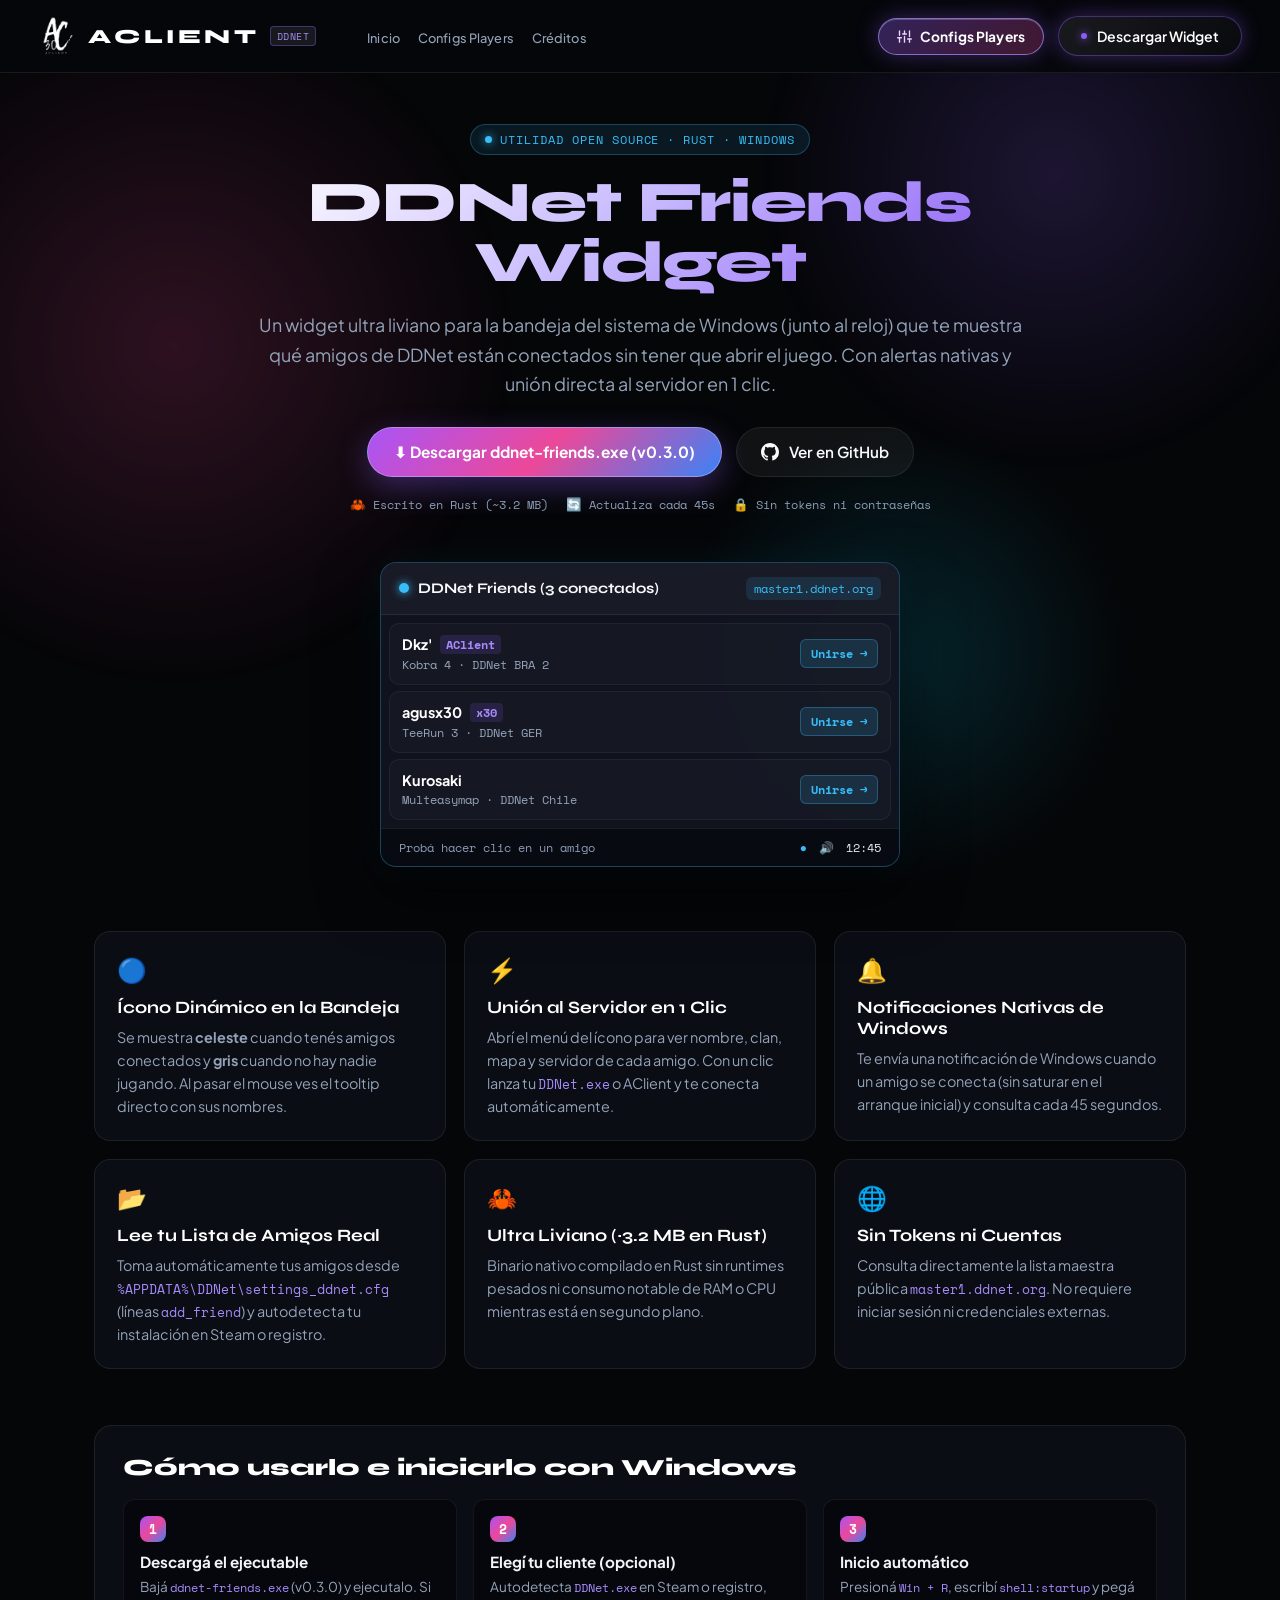
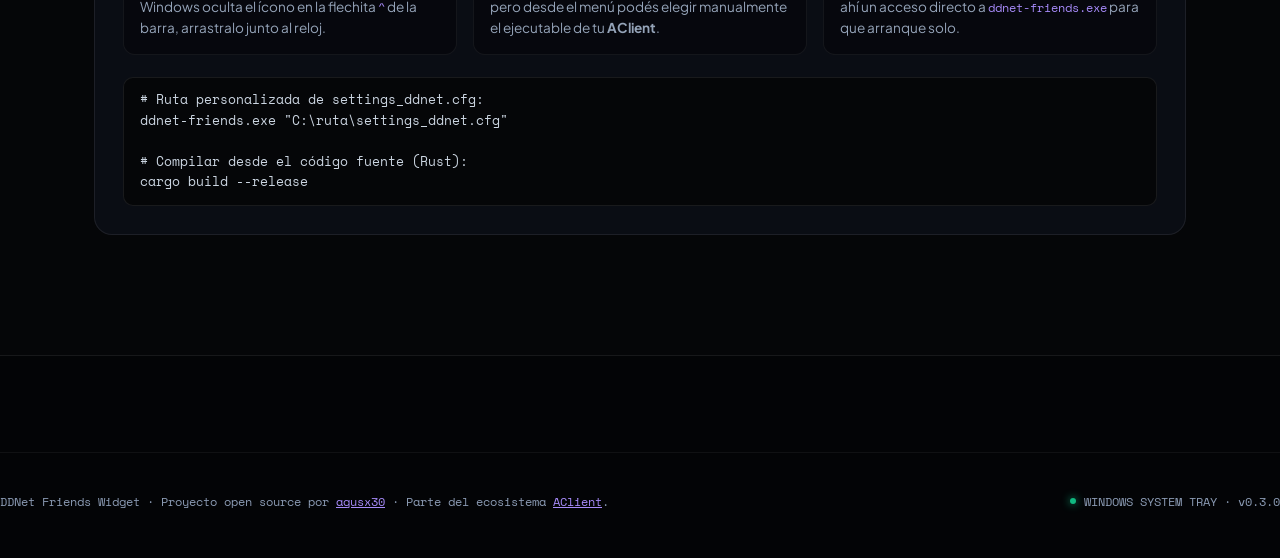
<file: friends-widget/index.html>
<!DOCTYPE html>
<html lang="es">
<head>
  <meta charset="UTF-8">
  <meta name="viewport" content="width=device-width, initial-scale=1.0">
  <title>DDNet Friends Widget (Windows) // AClient · Amigos en tu Bandeja</title>

  <!-- SEO Primario -->
  <meta name="description" content="DDNet Friends Widget para Windows: mirá qué amigos de DDNet están conectados desde la bandeja del sistema, recibí notificaciones y unite en 1 clic. Escrito en Rust (~3.2 MB).">
  <meta name="keywords" content="DDNet Friends Widget, DDNet amigos Windows, widget bandeja DDNet, ddnet-friends.exe, AClient, Teeworlds friends tray, agusx30">
  <meta name="author" content="AgusClient">
  <meta name="application-name" content="DDNet Friends Widget">
  <meta name="robots" content="index, follow, max-snippet:-1, max-image-preview:large, max-video-preview:-1">
  <link rel="canonical" href="https://agusclient.github.io/friends-widget/">

  <!-- Tema del Navegador -->
  <meta name="theme-color" content="#8b5cf6">
  <meta name="msapplication-TileColor" content="#0b0c13">

  <!-- Open Graph -->
  <meta property="og:type" content="website">
  <meta property="og:url" content="https://agusclient.github.io/friends-widget/">
  <meta property="og:title" content="DDNet Friends Widget (Windows) // AClient">
  <meta property="og:description" content="Widget open source en Rust para la bandeja de Windows: mirá amigos conectados en DDNet, recibí alertas nativas y unite al servidor en 1 clic.">
  <meta property="og:image" content="https://agusclient.github.io/assets/images/logo.png">
  <meta property="og:site_name" content="AClient">
  <meta property="og:locale" content="es_ES">

  <!-- Twitter Cards -->
  <meta name="twitter:card" content="summary">
  <meta name="twitter:title" content="DDNet Friends Widget (Windows) // AClient">
  <meta name="twitter:description" content="Mirá qué amigos de DDNet están jugando directo desde la bandeja del reloj de Windows y unite con un clic.">
  <meta name="twitter:image" content="https://agusclient.github.io/assets/images/logo.png">

  <!-- Favicon -->
  <link rel="icon" type="image/png" href="../assets/images/logo.png">
  <link rel="apple-touch-icon" href="../assets/images/logo.png">

  <!-- Datos Estructurados JSON-LD -->
  <script type="application/ld+json">
  {
    "@context": "https://schema.org",
    "@type": "SoftwareApplication",
    "name": "DDNet Friends Widget",
    "applicationCategory": "UtilitiesApplication",
    "operatingSystem": "Windows",
    "softwareVersion": "0.3.0",
    "isAccessibleForFree": true,
    "url": "https://agusclient.github.io/friends-widget/",
    "downloadUrl": "https://github.com/agusx30/DDnet-Friends-Widget-Windows/releases/latest/download/ddnet-friends.exe",
    "codeRepository": "https://github.com/agusx30/DDnet-Friends-Widget-Windows",
    "programmingLanguage": "Rust",
    "author": {
      "@type": "Person",
      "name": "agusx30",
      "url": "https://github.com/agusx30"
    },
    "description": "Widget en la bandeja del sistema de Windows que muestra qué amigos de DDNet están conectados, con notificaciones nativas y unión directa al servidor en 1 clic."
  }
  </script>

  <!-- Fuentes y Estilos -->
  <link rel="preconnect" href="https://fonts.googleapis.com">
  <link rel="preconnect" href="https://fonts.gstatic.com" crossorigin>
  <link href="https://fonts.googleapis.com/css2?family=Plus+Jakarta+Sans:wght@400;500;600;700&family=Space+Mono:wght@400;700&family=Syne:wght@700;800&display=swap" rel="stylesheet">
  <link rel="stylesheet" href="../css/style.css?v=10">

  <style>
    .fw-main {
      position: relative;
      z-index: 2;
      max-width: 1140px;
      margin: 0 auto;
      padding: 124px 24px 80px;
    }

    .fw-hero {
      text-align: center;
      max-width: 780px;
      margin: 0 auto 48px;
    }

    .fw-eyebrow {
      display: inline-flex;
      align-items: center;
      gap: 8px;
      padding: 6px 14px;
      border-radius: 999px;
      font-family: var(--font-mono);
      font-size: 0.74rem;
      letter-spacing: 0.08em;
      text-transform: uppercase;
      color: #38bdf8;
      background: rgba(56, 189, 248, 0.1);
      border: 1px solid rgba(56, 189, 248, 0.28);
      margin-bottom: 18px;
    }

    .fw-eyebrow .dot {
      width: 7px;
      height: 7px;
      border-radius: 50%;
      background: #38bdf8;
      box-shadow: 0 0 10px #38bdf8;
    }

    .fw-title {
      font-family: var(--font-display);
      font-size: clamp(2.1rem, 5.2vw, 3.6rem);
      font-weight: 800;
      letter-spacing: -0.02em;
      line-height: 1.05;
      background: var(--accent-gradient-text);
      -webkit-background-clip: text;
      -webkit-text-fill-color: transparent;
      margin-bottom: 16px;
    }

    .fw-subtitle {
      color: var(--text-muted);
      font-size: clamp(0.98rem, 1.8vw, 1.12rem);
      line-height: 1.65;
      margin: 0 auto 28px;
    }

    .fw-cta-row {
      display: flex;
      flex-wrap: wrap;
      justify-content: center;
      gap: 14px;
    }

    .fw-btn-download {
      display: inline-flex;
      align-items: center;
      justify-content: center;
      gap: 10px;
      padding: 14px 26px;
      border-radius: 999px;
      background: var(--accent-gradient);
      border: 1px solid rgba(196, 181, 253, 0.55);
      color: #fff;
      font-family: var(--font-body);
      font-size: 0.96rem;
      font-weight: 700;
      text-decoration: none;
      box-shadow: 0 10px 30px var(--accent-glow);
      transition: transform var(--transition-fast), box-shadow var(--transition-fast);
    }

    .fw-btn-download:hover {
      transform: translateY(-2px);
      box-shadow: 0 14px 36px rgba(139, 92, 246, 0.55);
    }

    .fw-btn-github {
      display: inline-flex;
      align-items: center;
      justify-content: center;
      gap: 10px;
      padding: 14px 24px;
      border-radius: 999px;
      background: rgba(255, 255, 255, 0.05);
      border: 1px solid var(--border-subtle);
      color: var(--text-main);
      font-family: var(--font-body);
      font-size: 0.95rem;
      font-weight: 600;
      text-decoration: none;
      transition: background var(--transition-fast), border-color var(--transition-fast), transform var(--transition-fast);
    }

    .fw-btn-github:hover {
      background: rgba(255, 255, 255, 0.1);
      border-color: var(--border-hover);
      transform: translateY(-2px);
    }

    .fw-meta-strip {
      display: flex;
      flex-wrap: wrap;
      justify-content: center;
      gap: 18px;
      margin-top: 18px;
      font-family: var(--font-mono);
      font-size: 0.78rem;
      color: var(--text-dim);
    }

    /* Interactive Windows Tray Mockup */
    .tray-showcase {
      max-width: 520px;
      margin: 0 auto 64px;
      background: rgba(18, 21, 33, 0.92);
      border: 1px solid rgba(56, 189, 248, 0.28);
      border-radius: 16px;
      box-shadow: 0 24px 60px rgba(0, 0, 0, 0.7), 0 0 40px rgba(56, 189, 248, 0.08);
      overflow: hidden;
      backdrop-filter: blur(18px);
    }

    .tray-popup-header {
      display: flex;
      align-items: center;
      justify-content: space-between;
      padding: 14px 18px;
      background: rgba(255, 255, 255, 0.03);
      border-bottom: 1px solid rgba(255, 255, 255, 0.07);
    }

    .tray-popup-title {
      display: flex;
      align-items: center;
      gap: 9px;
      font-family: var(--font-display);
      font-size: 0.92rem;
      font-weight: 700;
      color: #f8fafc;
    }

    .tray-dot-live {
      width: 10px;
      height: 10px;
      border-radius: 50%;
      background: #38bdf8;
      box-shadow: 0 0 10px #38bdf8;
    }

    .tray-refresh-badge {
      font-family: var(--font-mono);
      font-size: 0.72rem;
      color: #38bdf8;
      background: rgba(56, 189, 248, 0.12);
      padding: 3px 8px;
      border-radius: 6px;
    }

    .tray-friends-list {
      display: flex;
      flex-direction: column;
      padding: 8px;
      gap: 6px;
    }

    .tray-friend-item {
      display: flex;
      align-items: center;
      justify-content: space-between;
      gap: 12px;
      padding: 11px 12px;
      border-radius: 10px;
      background: rgba(255, 255, 255, 0.025);
      border: 1px solid rgba(255, 255, 255, 0.05);
      cursor: pointer;
      transition: background 0.15s ease, border-color 0.15s ease;
    }

    .tray-friend-item:hover {
      background: rgba(56, 189, 248, 0.1);
      border-color: rgba(56, 189, 248, 0.35);
    }

    .tray-friend-info {
      display: flex;
      flex-direction: column;
      gap: 2px;
      min-width: 0;
    }

    .tray-friend-name {
      font-weight: 700;
      font-size: 0.9rem;
      color: #fff;
      display: flex;
      align-items: center;
      gap: 8px;
    }

    .tray-clan {
      font-family: var(--font-mono);
      font-size: 0.72rem;
      color: var(--accent-text);
      background: rgba(139, 92, 246, 0.15);
      padding: 1px 6px;
      border-radius: 4px;
    }

    .tray-friend-meta {
      font-family: var(--font-mono);
      font-size: 0.75rem;
      color: var(--text-muted);
      white-space: nowrap;
      overflow: hidden;
      text-overflow: ellipsis;
    }

    .tray-join-pill {
      font-family: var(--font-mono);
      font-size: 0.74rem;
      font-weight: 700;
      color: #38bdf8;
      background: rgba(56, 189, 248, 0.14);
      border: 1px solid rgba(56, 189, 248, 0.3);
      padding: 5px 10px;
      border-radius: 6px;
      flex-shrink: 0;
    }

    .tray-taskbar-sim {
      display: flex;
      align-items: center;
      justify-content: space-between;
      padding: 10px 18px;
      background: rgba(8, 10, 16, 0.95);
      border-top: 1px solid rgba(255, 255, 255, 0.08);
      font-family: var(--font-mono);
      font-size: 0.75rem;
      color: var(--text-dim);
    }

    .tray-icons-cluster {
      display: flex;
      align-items: center;
      gap: 12px;
      color: #e2e8f0;
    }

    /* Feature Grid */
    .fw-grid {
      display: grid;
      grid-template-columns: repeat(auto-fit, minmax(min(100%, 300px), 1fr));
      gap: 18px;
      margin-bottom: 56px;
    }

    .fw-card {
      background: var(--bg-card);
      border: 1px solid var(--border-subtle);
      border-radius: 16px;
      padding: 22px;
      transition: transform var(--transition-fast), border-color var(--transition-fast);
    }

    .fw-card:hover {
      transform: translateY(-3px);
      border-color: var(--border-glow);
    }

    .fw-card-icon {
      font-size: 1.5rem;
      margin-bottom: 12px;
      display: inline-block;
    }

    .fw-card h3 {
      font-family: var(--font-display);
      font-size: 1.08rem;
      font-weight: 700;
      color: #fff;
      margin-bottom: 8px;
    }

    .fw-card p {
      color: var(--text-muted);
      font-size: 0.9rem;
      line-height: 1.6;
      margin: 0;
    }

    /* Setup / Usage Guide */
    .fw-guide {
      background: var(--bg-card);
      border: 1px solid var(--border-subtle);
      border-radius: 18px;
      padding: 28px;
      margin-bottom: 40px;
    }

    .fw-guide h2 {
      font-family: var(--font-display);
      font-size: 1.45rem;
      font-weight: 800;
      color: #fff;
      margin-bottom: 18px;
    }

    .fw-steps {
      display: grid;
      grid-template-columns: repeat(auto-fit, minmax(min(100%, 240px), 1fr));
      gap: 16px;
      margin-bottom: 22px;
    }

    .fw-step {
      background: rgba(5, 6, 8, 0.55);
      border: 1px solid rgba(255, 255, 255, 0.06);
      border-radius: 12px;
      padding: 16px;
    }

    .fw-step-num {
      display: inline-flex;
      align-items: center;
      justify-content: center;
      width: 26px;
      height: 26px;
      border-radius: 8px;
      background: var(--accent-gradient);
      color: #fff;
      font-family: var(--font-mono);
      font-size: 0.8rem;
      font-weight: 700;
      margin-bottom: 10px;
    }

    .fw-step h4 {
      font-size: 0.95rem;
      font-weight: 700;
      color: #f1f5f9;
      margin-bottom: 6px;
    }

    .fw-step p {
      font-size: 0.85rem;
      color: var(--text-muted);
      line-height: 1.5;
      margin: 0;
    }

    .fw-code-block {
      background: rgba(5, 6, 8, 0.85);
      border: 1px solid rgba(255, 255, 255, 0.08);
      border-radius: 10px;
      padding: 12px 16px;
      font-family: var(--font-mono);
      font-size: 0.8rem;
      color: #cbd5e1;
      overflow-x: auto;
      line-height: 1.6;
    }

    .fw-toast {
      position: fixed;
      bottom: 24px;
      right: 24px;
      z-index: 1000;
      padding: 12px 18px;
      border-radius: 12px;
      background: rgba(15, 18, 28, 0.96);
      border: 1px solid rgba(56, 189, 248, 0.55);
      color: #f8fafc;
      font-family: var(--font-mono);
      font-size: 0.8rem;
      box-shadow: 0 14px 36px rgba(0, 0, 0, 0.55);
      opacity: 0;
      transform: translateY(12px);
      pointer-events: none;
      transition: opacity 0.2s, transform 0.2s;
    }

    .fw-toast.show {
      opacity: 1;
      transform: translateY(0);
    }

    @media (max-width: 640px) {
      .fw-main {
        padding: 96px 14px 56px;
      }
      .fw-btn-download,
      .fw-btn-github {
        width: 100%;
      }
      .fw-guide {
        padding: 20px 16px;
      }
      .fw-toast {
        left: 14px;
        right: 14px;
        bottom: 16px;
        text-align: center;
      }
    }
  </style>
</head>
<body>
  <div class="ambient-light-container" aria-hidden="true">
    <div class="ambient-orb ambient-orb-1"></div>
    <div class="ambient-orb ambient-orb-2"></div>
    <div class="ambient-orb ambient-orb-3"></div>
  </div>

  <!-- HEADER -->
  <header class="site-header scrolled">
    <div class="nav-container">
      <a href="../" class="brand-logo">
        <div class="logo-symbol"><picture><source srcset="../assets/images/logo.webp" type="image/webp"><img src="../assets/images/logo.png" alt="AClient" width="320" height="400" decoding="async"></picture></div>
        <span class="logo-text">ACLIENT</span>
        <span class="logo-badge">DDNET</span>
      </a>

      <nav>
        <ul class="nav-links">
          <li><a href="../" class="nav-link">Inicio</a></li>
          <li><a href="../configs-players/" class="nav-link">Configs Players</a></li>
          <li><a href="../#credits" class="nav-link">Créditos</a></li>
        </ul>
      </nav>

      <div class="nav-actions">
        <a href="../configs-players/" class="btn-configs-nav">
          <svg width="15" height="15" viewBox="0 0 24 24" fill="none" stroke="currentColor" stroke-width="2.2" stroke-linecap="round" stroke-linejoin="round" aria-hidden="true">
            <line x1="4" y1="21" x2="4" y2="14"></line>
            <line x1="4" y1="10" x2="4" y2="3"></line>
            <line x1="12" y1="21" x2="12" y2="12"></line>
            <line x1="12" y1="8" x2="12" y2="3"></line>
            <line x1="20" y1="21" x2="20" y2="16"></line>
            <line x1="20" y1="12" x2="20" y2="3"></line>
            <line x1="1" y1="14" x2="7" y2="14"></line>
            <line x1="9" y1="8" x2="15" y2="8"></line>
            <line x1="17" y1="16" x2="23" y2="16"></line>
          </svg>
          <span>Configs Players</span>
        </a>

        <a href="https://github.com/agusx30/DDnet-Friends-Widget-Windows/releases/latest/download/ddnet-friends.exe" class="btn-primary-glow" download="ddnet-friends.exe">
          <span class="btn-pill-icon"></span>
          <span>Descargar Widget</span>
        </a>
      </div>
    </div>
  </header>

  <main class="fw-main">
    <!-- HERO -->
    <section class="fw-hero">
      <div class="fw-eyebrow">
        <span class="dot"></span>
        Utilidad Open Source · Rust · Windows
      </div>
      <h1 class="fw-title">DDNet Friends Widget</h1>
      <p class="fw-subtitle">
        Un widget ultra liviano para la bandeja del sistema de Windows (junto al reloj) que te muestra qué amigos de DDNet están conectados sin tener que abrir el juego. Con alertas nativas y unión directa al servidor en 1 clic.
      </p>

      <div class="fw-cta-row">
        <a href="https://github.com/agusx30/DDnet-Friends-Widget-Windows/releases/latest/download/ddnet-friends.exe" class="fw-btn-download" download="ddnet-friends.exe">
          <span>⬇ Descargar ddnet-friends.exe (v0.3.0)</span>
        </a>
        <a href="https://github.com/agusx30/DDnet-Friends-Widget-Windows" class="fw-btn-github" target="_blank" rel="noopener noreferrer">
          <svg width="18" height="18" viewBox="0 0 24 24" fill="currentColor" aria-hidden="true">
            <path d="M12 0C5.37 0 0 5.37 0 12c0 5.31 3.435 9.795 8.205 11.385.6.105.825-.255.825-.57 0-.285-.015-1.23-.015-2.235-3.015.555-3.795-.735-4.035-1.41-.135-.345-.72-1.41-1.23-1.695-.42-.225-1.02-.78-.015-.795.945-.015 1.62.87 1.845 1.23 1.08 1.815 2.805 1.305 3.495.99.105-.78.42-1.305.765-1.605-2.67-.3-5.46-1.335-5.46-5.925 0-1.305.465-2.385 1.23-3.225-.12-.3-.54-1.53.12-3.18 0 0 1.005-.315 3.3 1.23.96-.27 1.98-.405 3-.405s2.04.135 3 .405c2.295-1.56 3.3-1.23 3.3-1.23.66 1.65.24 2.88.12 3.18.765.84 1.23 1.905 1.23 3.225 0 4.605-2.805 5.625-5.475 5.925.435.375.81 1.095.81 2.22 0 1.605-.015 2.895-.015 3.3 0 .315.225.69.825.57A12.02 12.02 0 0024 12c0-6.63-5.37-12-12-12z"/>
          </svg>
          <span>Ver en GitHub</span>
        </a>
      </div>

      <div class="fw-meta-strip">
        <span>🦀 Escrito en Rust (~3.2 MB)</span>
        <span>🔄 Actualiza cada 45s</span>
        <span>🔒 Sin tokens ni contraseñas</span>
      </div>
    </section>

    <!-- PREVIEW INTERACTIVO DE LA BANDEJA -->
    <section class="tray-showcase" aria-label="Vista previa interactiva del widget en Windows">
      <div class="tray-popup-header">
        <div class="tray-popup-title">
          <span class="tray-dot-live"></span>
          <span>DDNet Friends (3 conectados)</span>
        </div>
        <span class="tray-refresh-badge">master1.ddnet.org</span>
      </div>

      <div class="tray-friends-list">
        <div class="tray-friend-item" data-server="DDNet BRA · Kobra 4" data-friend="Dkz'">
          <div class="tray-friend-info">
            <div class="tray-friend-name">
              <span>Dkz'</span>
              <span class="tray-clan">AClient</span>
            </div>
            <div class="tray-friend-meta">Kobra 4 · DDNet BRA 2</div>
          </div>
          <span class="tray-join-pill">Unirse →</span>
        </div>

        <div class="tray-friend-item" data-server="DDNet GER · TeeRun 3" data-friend="agusx30">
          <div class="tray-friend-info">
            <div class="tray-friend-name">
              <span>agusx30</span>
              <span class="tray-clan">x30</span>
            </div>
            <div class="tray-friend-meta">TeeRun 3 · DDNet GER</div>
          </div>
          <span class="tray-join-pill">Unirse →</span>
        </div>

        <div class="tray-friend-item" data-server="DDNet CHL · Multeasymap" data-friend="Kurosaki">
          <div class="tray-friend-info">
            <div class="tray-friend-name">
              <span>Kurosaki</span>
            </div>
            <div class="tray-friend-meta">Multeasymap · DDNet Chile</div>
          </div>
          <span class="tray-join-pill">Unirse →</span>
        </div>
      </div>

      <div class="tray-taskbar-sim">
        <span>Probá hacer clic en un amigo</span>
        <div class="tray-icons-cluster">
          <span title="Ícono celeste = Amigos conectados" style="color: #38bdf8;">●</span>
          <span>🔊</span>
          <span>12:45</span>
        </div>
      </div>
    </section>

    <!-- FUNCIONES -->
    <section class="fw-grid" aria-label="Características del widget">
      <article class="fw-card">
        <span class="fw-card-icon">🔵</span>
        <h3>Ícono Dinámico en la Bandeja</h3>
        <p>Se muestra <strong>celeste</strong> cuando tenés amigos conectados y <strong>gris</strong> cuando no hay nadie jugando. Al pasar el mouse ves el tooltip directo con sus nombres.</p>
      </article>

      <article class="fw-card">
        <span class="fw-card-icon">⚡</span>
        <h3>Unión al Servidor en 1 Clic</h3>
        <p>Abrí el menú del ícono para ver nombre, clan, mapa y servidor de cada amigo. Con un clic lanza tu <code>DDNet.exe</code> o AClient y te conecta automáticamente.</p>
      </article>

      <article class="fw-card">
        <span class="fw-card-icon">🔔</span>
        <h3>Notificaciones Nativas de Windows</h3>
        <p>Te envía una notificación de Windows cuando un amigo se conecta (sin saturar en el arranque inicial) y consulta cada 45 segundos.</p>
      </article>

      <article class="fw-card">
        <span class="fw-card-icon">📂</span>
        <h3>Lee tu Lista de Amigos Real</h3>
        <p>Toma automáticamente tus amigos desde <code>%APPDATA%\DDNet\settings_ddnet.cfg</code> (líneas <code>add_friend</code>) y autodetecta tu instalación en Steam o registro.</p>
      </article>

      <article class="fw-card">
        <span class="fw-card-icon">🦀</span>
        <h3>Ultra Liviano (~3.2 MB en Rust)</h3>
        <p>Binario nativo compilado en Rust sin runtimes pesados ni consumo notable de RAM o CPU mientras está en segundo plano.</p>
      </article>

      <article class="fw-card">
        <span class="fw-card-icon">🌐</span>
        <h3>Sin Tokens ni Cuentas</h3>
        <p>Consulta directamente la lista maestra pública <code>master1.ddnet.org</code>. No requiere iniciar sesión ni credenciales externas.</p>
      </article>
    </section>

    <!-- GUÍA RÁPIDA -->
    <section class="fw-guide">
      <h2>Cómo usarlo e iniciarlo con Windows</h2>

      <div class="fw-steps">
        <div class="fw-step">
          <div class="fw-step-num">1</div>
          <h4>Descargá el ejecutable</h4>
          <p>Bajá <code>ddnet-friends.exe</code> (v0.3.0) y ejecutalo. Si Windows oculta el ícono en la flechita <code>^</code> de la barra, arrastralo junto al reloj.</p>
        </div>

        <div class="fw-step">
          <div class="fw-step-num">2</div>
          <h4>Elegí tu cliente (opcional)</h4>
          <p>Autodetecta <code>DDNet.exe</code> en Steam o registro, pero desde el menú podés elegir manualmente el ejecutable de tu <strong>AClient</strong>.</p>
        </div>

        <div class="fw-step">
          <div class="fw-step-num">3</div>
          <h4>Inicio automático</h4>
          <p>Presioná <code>Win + R</code>, escribí <code>shell:startup</code> y pegá ahí un acceso directo a <code>ddnet-friends.exe</code> para que arranque solo.</p>
        </div>
      </div>

      <div class="fw-code-block">
        <div># Ruta personalizada de settings_ddnet.cfg:</div>
        <div>ddnet-friends.exe "C:\ruta\settings_ddnet.cfg"</div>
        <br>
        <div># Compilar desde el código fuente (Rust):</div>
        <div>cargo build --release</div>
      </div>
    </section>
  </main>

  <!-- FOOTER -->
  <footer class="site-footer">
    <div class="footer-container">
      <div class="footer-bottom">
        <div>DDNet Friends Widget · Proyecto open source por <a href="https://github.com/agusx30" target="_blank" rel="noopener noreferrer" style="color: var(--accent-text);">agusx30</a> · Parte del ecosistema <a href="../" style="color: var(--accent-text);">AClient</a>.</div>
        <div class="footer-status-pill">
          <span class="status-dot"></span>
          <span>WINDOWS SYSTEM TRAY · v0.3.0</span>
        </div>
      </div>
    </div>
  </footer>

  <div id="fw-toast" class="fw-toast" role="status" aria-live="polite"></div>

  <script>
    document.addEventListener('DOMContentLoaded', () => {
      const toast = document.getElementById('fw-toast');
      let timer = null;
      document.querySelectorAll('.tray-friend-item').forEach((item) => {
        item.addEventListener('click', () => {
          const friend = item.getAttribute('data-friend');
          const server = item.getAttribute('data-server');
          if (!toast) return;
          toast.textContent = `🚀 Lanzando DDNet.exe → conectando con ${friend} (${server})`;
          toast.classList.add('show');
          clearTimeout(timer);
          timer = setTimeout(() => toast.classList.remove('show'), 2600);
        });
      });
    });
  </script>
</body>
</html>
</file>
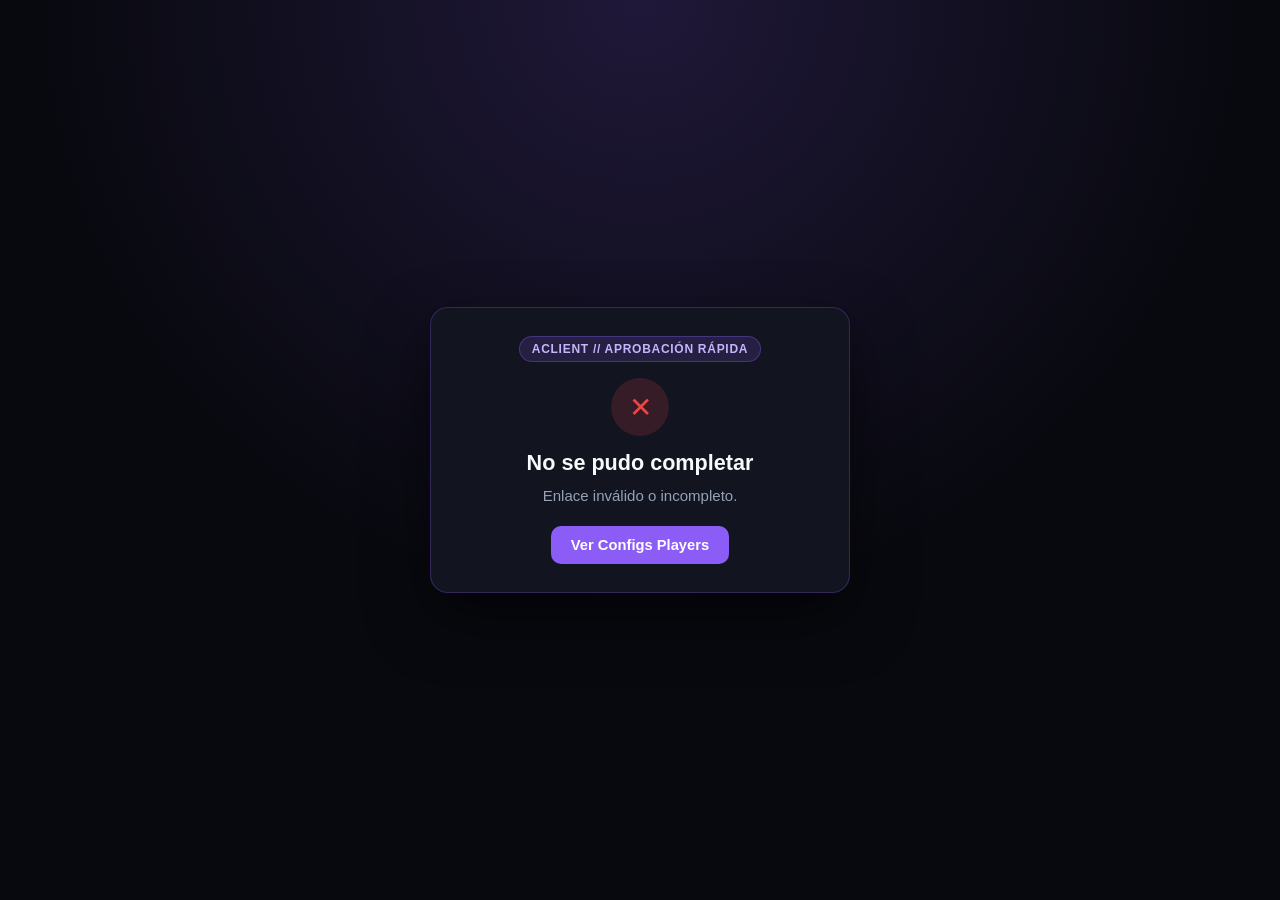
<file: wa-approve/index.html>
<!DOCTYPE html>
<html lang="es">
<head>
  <meta charset="UTF-8">
  <meta name="viewport" content="width=device-width, initial-scale=1.0">
  <meta name="robots" content="noindex, nofollow">
  <meta name="googlebot" content="noindex, nofollow">
  <title>AClient // Aprobación rápida</title>
  <link rel="icon" type="image/png" href="../assets/images/logo.png">
  <style>
    :root {
      --bg: #08090f;
      --card: #121420;
      --border: rgba(139, 92, 246, 0.28);
      --text: #f8fafc;
      --muted: #94a3b8;
      --ok: #22c55e;
      --err: #ef4444;
      --accent: #8b5cf6;
    }
    * { box-sizing: border-box; margin: 0; padding: 0; }
    body {
      min-height: 100vh;
      display: flex;
      align-items: center;
      justify-content: center;
      padding: 20px;
      background: radial-gradient(circle at top, rgba(139, 92, 246, 0.18), transparent 55%), var(--bg);
      color: var(--text);
      font-family: -apple-system, BlinkMacSystemFont, "Segoe UI", Roboto, sans-serif;
    }
    .card {
      width: 100%;
      max-width: 420px;
      background: var(--card);
      border: 1px solid var(--border);
      border-radius: 18px;
      padding: 28px 24px;
      text-align: center;
      box-shadow: 0 24px 60px rgba(0, 0, 0, 0.55);
    }
    .badge {
      display: inline-block;
      padding: 5px 12px;
      border-radius: 999px;
      font-size: 12px;
      font-weight: 700;
      letter-spacing: 0.06em;
      text-transform: uppercase;
      background: rgba(139, 92, 246, 0.16);
      color: #c4b5fd;
      border: 1px solid rgba(139, 92, 246, 0.35);
      margin-bottom: 16px;
    }
    .icon {
      width: 58px;
      height: 58px;
      margin: 0 auto 14px;
      border-radius: 50%;
      display: flex;
      align-items: center;
      justify-content: center;
      font-size: 28px;
      background: rgba(139, 92, 246, 0.15);
      color: #c4b5fd;
    }
    .icon.ok { background: rgba(34, 197, 94, 0.16); color: var(--ok); }
    .icon.err { background: rgba(239, 68, 68, 0.16); color: var(--err); }
    h1 {
      font-size: 1.35rem;
      margin-bottom: 8px;
      line-height: 1.25;
    }
    .sub {
      color: var(--muted);
      font-size: 0.94rem;
      line-height: 1.5;
      margin-bottom: 18px;
    }
    .specs {
      background: rgba(255, 255, 255, 0.03);
      border: 1px solid rgba(255, 255, 255, 0.08);
      border-radius: 12px;
      padding: 12px 14px;
      margin-bottom: 20px;
      font-size: 0.88rem;
      color: #cbd5e1;
      display: none;
    }
    .specs strong { color: #fff; }
    .btn {
      display: inline-block;
      padding: 11px 20px;
      border-radius: 10px;
      text-decoration: none;
      font-weight: 600;
      font-size: 0.92rem;
      background: var(--accent);
      color: #fff;
      transition: opacity 0.15s ease;
    }
    .btn:hover { opacity: 0.9; }
  </style>
</head>
<body>
  <main class="card">
    <div class="badge">AClient // Aprobación Rápida</div>
    <div id="icon" class="icon">⏳</div>
    <h1 id="title">Procesando solicitud...</h1>
    <p id="sub" class="sub">Verificando token de un solo uso.</p>
    <div id="specs" class="specs"></div>
    <a class="btn" href="../configs-players/">Ver Configs Players</a>
  </main>

  <script>
    const SUPABASE_URL = "https://hmrgihzjynnnappzbvdd.supabase.co";
    const SUPABASE_KEY = "sb_publishable_pvDz7mWQ0e2qD4Q9tkyNKw_KEHQx8L6";

    const iconEl = document.getElementById("icon");
    const titleEl = document.getElementById("title");
    const subEl = document.getElementById("sub");
    const specsEl = document.getElementById("specs");

    function showError(msg) {
      iconEl.className = "icon err";
      iconEl.textContent = "✕";
      titleEl.textContent = "No se pudo completar";
      subEl.textContent = msg;
    }

    function escapeHtml(s) {
      return String(s ?? "")
        .replace(/&/g, "&amp;")
        .replace(/</g, "&lt;")
        .replace(/>/g, "&gt;")
        .replace(/"/g, "&quot;");
    }

    async function run() {
      const params = new URLSearchParams(window.location.search);
      const token = (params.get("t") || "").trim();
      const action = (params.get("a") || "").trim().toLowerCase();

      if (window.history && window.history.replaceState) {
        window.history.replaceState({}, document.title, window.location.pathname);
      }

      if (!token || (action !== "approve" && action !== "reject")) {
        showError("Enlace inválido o incompleto.");
        return;
      }

      try {
        const res = await fetch(`${SUPABASE_URL}/rest/v1/rpc/redeem_config_approval_token`, {
          method: "POST",
          headers: {
            "apikey": SUPABASE_KEY,
            "Authorization": `Bearer ${SUPABASE_KEY}`,
            "Content-Type": "application/json"
          },
          body: JSON.stringify({
            p_token: token,
            p_action: action
          })
        });

        const data = await res.json();
        if (!res.ok || !data || !data.ok) {
          showError((data && (data.error || data.message)) || "Token inválido o ya utilizado.");
          return;
        }

        const approved = data.status === "approved";
        iconEl.className = approved ? "icon ok" : "icon err";
        iconEl.textContent = approved ? "✓" : "✕";
        titleEl.textContent = approved
          ? `Aprobado (#${data.config_id})`
          : `Rechazado (#${data.config_id})`;
        subEl.textContent = approved
          ? `${data.player_name} ya está visible en Configs Players.`
          : `${data.player_name} fue rechazado y no aparecerá en la web.`;

        specsEl.innerHTML =
          `<strong>${escapeHtml(data.player_name)}</strong><br>` +
          `Sens: <strong>${escapeHtml(data.inp_mousesens)}</strong> · ` +
          `DPI: <strong>${escapeHtml(data.mouse_dpi)}</strong> · ` +
          `Max Dist: <strong>${escapeHtml(data.cl_mouse_max_distance)}</strong><br>` +
          `${escapeHtml(data.resolution)} @ <strong>${escapeHtml(data.hz)} Hz</strong>`;
        specsEl.style.display = "block";
      } catch (err) {
        showError("Error de conexión con Supabase: " + (err && err.message ? err.message : "desconocido"));
      }
    }

    run();
  </script>
</body>
</html>
</file>
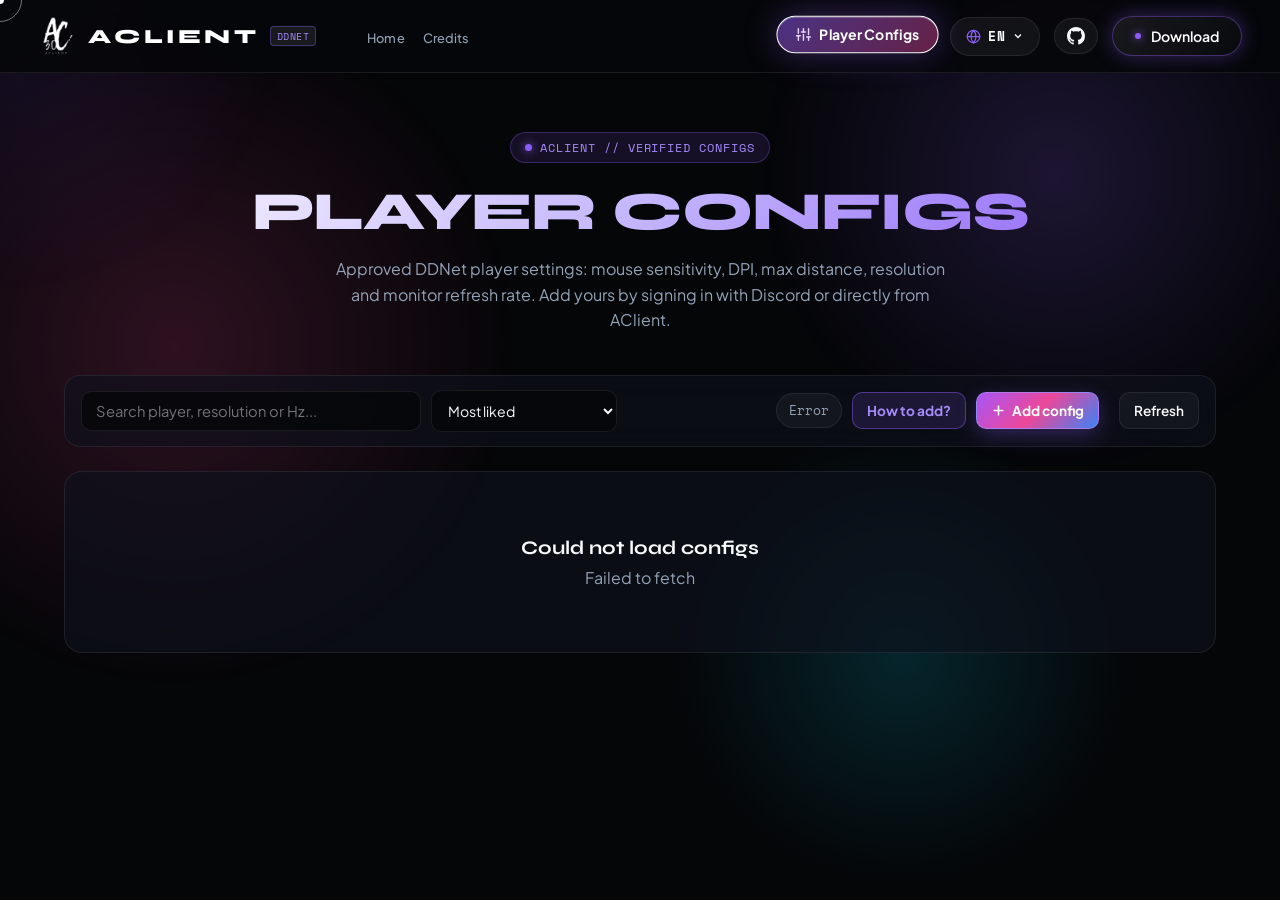
<file: configs.html>
<!DOCTYPE html>
<html lang="es">
<head>
  <meta charset="UTF-8">
  <meta name="robots" content="noindex, follow">
  <meta name="googlebot" content="noindex, follow">
  <title>Redirigiendo a Configs Players...</title>
  <link rel="canonical" href="https://agusclient.github.io/configs-players/">
  <script>
    window.location.replace("/configs-players/" + (window.location.search || "") + (window.location.hash || ""));
  </script>
  <meta http-equiv="refresh" content="0;url=/configs-players/">
</head>
<body style="background:#050608;color:#f8fafc;font-family:sans-serif;padding:24px;">
  Redirigiendo a <a href="/configs-players/" style="color:#a78bfa;">/configs-players/</a>...
</body>
</html>
</file>
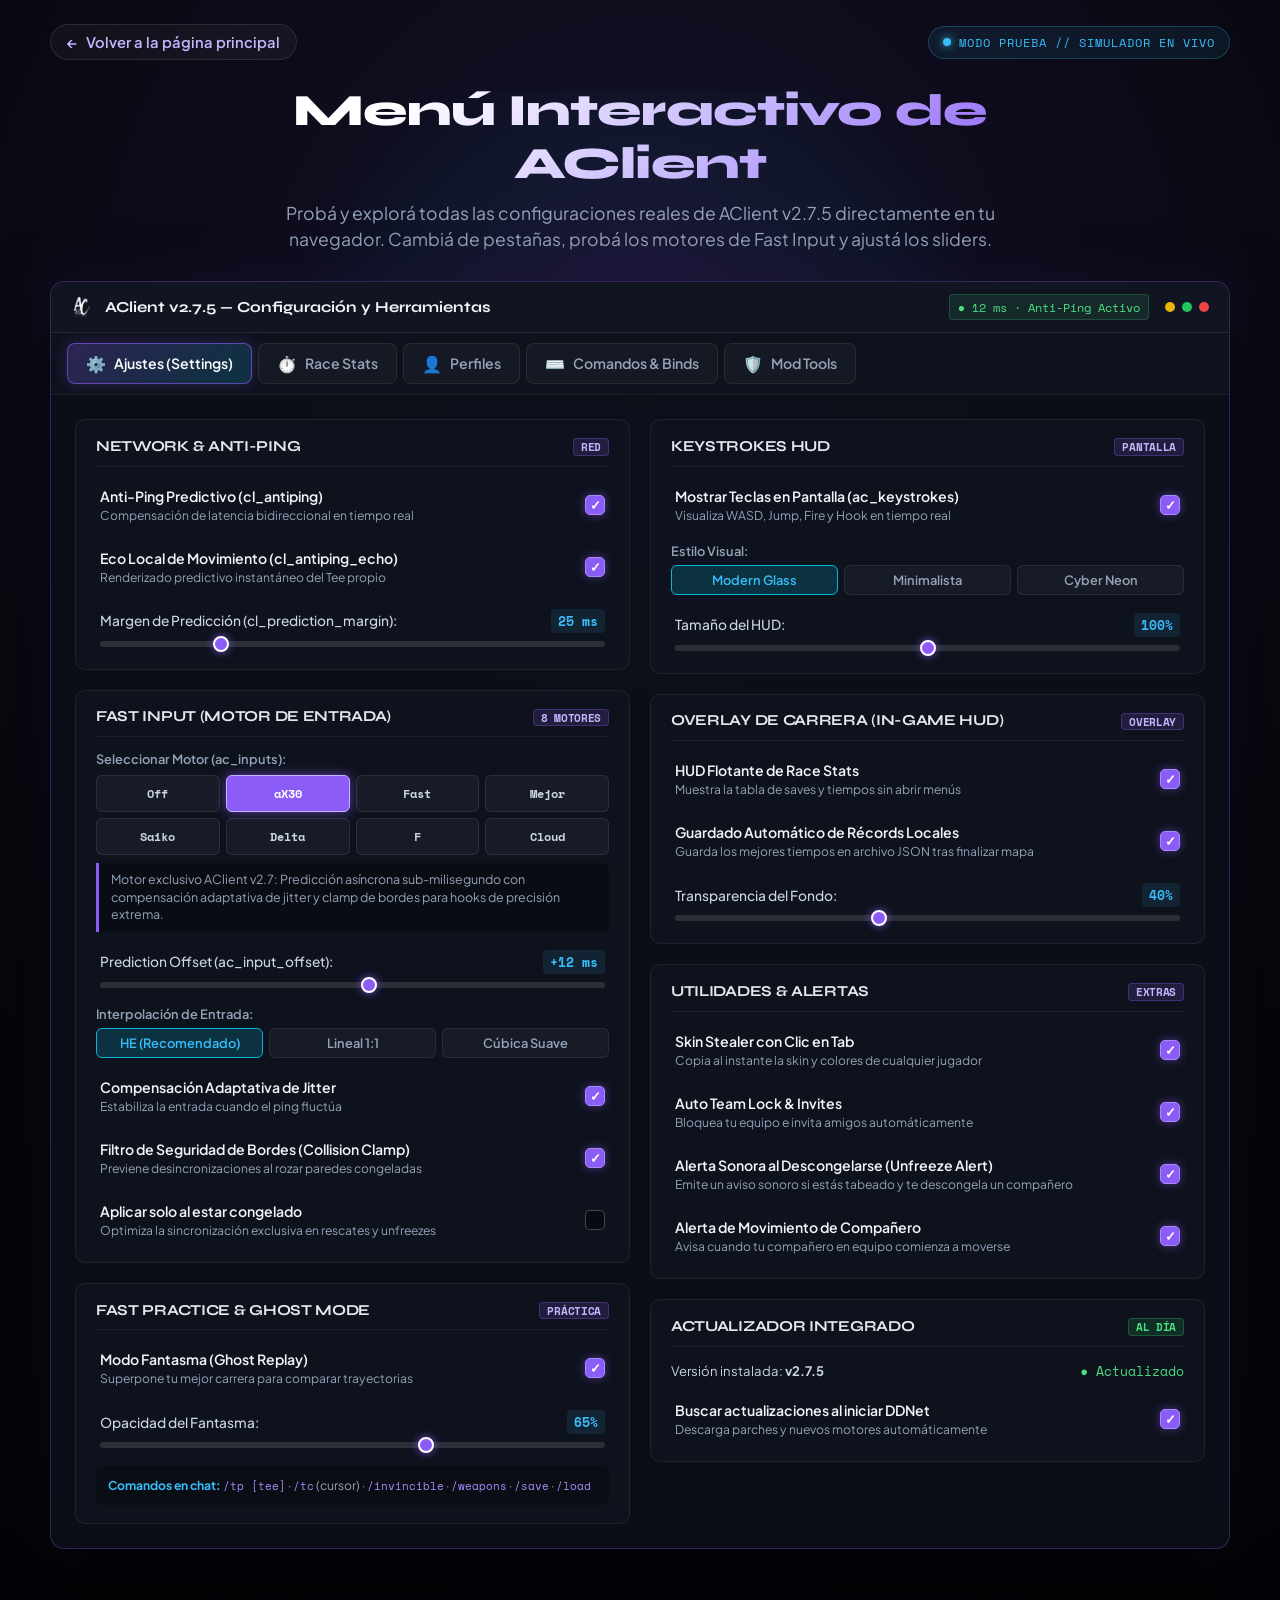
<file: menu.html>
<!DOCTYPE html>
<html lang="es">
<head>
  <meta charset="UTF-8">
  <meta name="viewport" content="width=device-width, initial-scale=1.0">
  <title>Simulador de Menú // AClient v2.7.5 · Opciones y Ajustes DDNet</title>

  <!-- SEO -->
  <meta name="description" content="Explora de forma interactiva el menú completo de opciones de AClient v2.7.5 para DDNet: Fast Input aX30, Anti-Ping, Race Stats, Perfiles, Binds y Mod Tools.">
  <meta name="robots" content="noindex, follow">
  <link rel="canonical" href="https://agusclient.github.io/menu.html">

  <link rel="icon" type="image/png" href="assets/images/logo.png">

  <!-- Fuentes -->
  <link rel="preconnect" href="https://fonts.googleapis.com">
  <link rel="preconnect" href="https://fonts.gstatic.com" crossorigin>
  <link href="https://fonts.googleapis.com/css2?family=Plus+Jakarta+Sans:wght@400;500;600;700&family=Space+Mono:wght@400;700&family=Syne:wght@700;800&display=swap" rel="stylesheet">

  <!-- Estilos base y simulador -->
  <link rel="stylesheet" href="css/style.css">
  <link rel="stylesheet" href="css/menu-sim.css">
</head>
<body class="menu-page-body">

  <!-- Navegación superior -->
  <header class="menu-top-nav">
    <a href="./" class="back-link">
      <span>←</span> Volver a la página principal
    </a>
    <div class="menu-page-badge">
      <span class="pulse-dot"></span>
      MODO PRUEBA // SIMULADOR EN VIVO
    </div>
  </header>

  <!-- Introducción -->
  <div class="menu-header-intro">
    <h1>Menú Interactivo de AClient</h1>
    <p>Probá y explorá todas las configuraciones reales de AClient v2.7.5 directamente en tu navegador. Cambiá de pestañas, probá los motores de Fast Input y ajustá los sliders.</p>
  </div>

  <!-- Ventana del Menú in-game (Estilo DDNet / AClient) -->
  <main class="client-window" role="region" aria-label="Simulador del menú in-game de AClient">
    
    <!-- Barra superior de la ventana -->
    <div class="window-titlebar">
      <div class="window-title">
        <img src="assets/images/logo.png" alt="AClient" class="logo-mini">
        <span>AClient v2.7.5 — Configuración y Herramientas</span>
      </div>
      <div class="window-status-info">
        <span class="ping-tag">● 12 ms · Anti-Ping Activo</span>
        <div class="window-controls-dots">
          <span class="window-dot min"></span>
          <span class="window-dot max"></span>
          <span class="window-dot close"></span>
        </div>
      </div>
    </div>

    <!-- Barra de pestañas auténtica de AClient -->
    <nav class="window-tabs-bar" aria-label="Pestañas de configuración">
      <button class="tab-btn active" data-tab="tab-settings">
        <span class="tab-icon">⚙️</span> Ajustes (Settings)
      </button>
      <button class="tab-btn" data-tab="tab-racestats">
        <span class="tab-icon">⏱️</span> Race Stats
      </button>
      <button class="tab-btn" data-tab="tab-profiles">
        <span class="tab-icon">👤</span> Perfiles
      </button>
      <button class="tab-btn" data-tab="tab-commands">
        <span class="tab-icon">⌨️</span> Comandos &amp; Binds
      </button>
      <button class="tab-btn" data-tab="tab-mod">
        <span class="tab-icon">🛡️</span> Mod Tools
      </button>
    </nav>

    <!-- Contenido de las pestañas -->
    <div class="window-content">

      <!-- ==========================================
           TAB 1: AJUSTES (SETTINGS)
           ========================================== -->
      <section id="tab-settings" class="tab-panel active">
        <div class="settings-grid">
          
          <!-- COLUMNA IZQUIERDA -->
          <div style="display: flex; flex-direction: column; gap: 20px;">
            
            <!-- Bloque: Network & Anti-Ping -->
            <div class="section-box">
              <div class="section-title">
                <span>Network &amp; Anti-Ping</span>
                <span class="badge-mini">Red</span>
              </div>

              <div class="checkbox-row">
                <div class="checkbox-label">
                  <span class="checkbox-title">Anti-Ping Predictivo (cl_antiping)</span>
                  <span class="checkbox-desc">Compensación de latencia bidireccional en tiempo real</span>
                </div>
                <div class="cbox-custom checked"></div>
              </div>

              <div class="checkbox-row">
                <div class="checkbox-label">
                  <span class="checkbox-title">Eco Local de Movimiento (cl_antiping_echo)</span>
                  <span class="checkbox-desc">Renderizado predictivo instantáneo del Tee propio</span>
                </div>
                <div class="cbox-custom checked"></div>
              </div>

              <div class="slider-group">
                <div class="slider-header">
                  <span class="slider-label">Margen de Predicción (cl_prediction_margin):</span>
                  <span class="slider-val">25 ms</span>
                </div>
                <input type="range" class="client-slider" min="10" max="75" value="25" data-unit=" ms">
              </div>
            </div>

            <!-- Bloque: Input (Fast Input) -->
            <div class="section-box">
              <div class="section-title">
                <span>Fast Input (Motor de Entrada)</span>
                <span class="badge-mini">8 Motores</span>
              </div>

              <div style="display: flex; flex-direction: column; gap: 8px;">
                <span style="font-size: 0.8rem; color: #94a3b8; font-weight: 600;">Seleccionar Motor (ac_inputs):</span>
                <div class="engine-grid">
                  <button class="engine-btn" data-engine="Off">Off</button>
                  <button class="engine-btn active" data-engine="aX30">aX30</button>
                  <button class="engine-btn" data-engine="Fast">Fast</button>
                  <button class="engine-btn" data-engine="Mejor">Mejor</button>
                  <button class="engine-btn" data-engine="Saiko">Saiko</button>
                  <button class="engine-btn" data-engine="Delta">Delta</button>
                  <button class="engine-btn" data-engine="F">F</button>
                  <button class="engine-btn" data-engine="Cloud">Cloud</button>
                </div>
                <div id="engine-desc" class="engine-desc-box">
                  Motor exclusivo AClient v2.7: Predicción asíncrona sub-milisegundo con compensación adaptativa de jitter y clamp de bordes para hooks de precisión extrema.
                </div>
              </div>

              <div id="engine-offset-group" class="slider-group">
                <div class="slider-header">
                  <span class="slider-label">Prediction Offset (ac_input_offset):</span>
                  <span class="slider-val">+12 ms</span>
                </div>
                <input type="range" class="client-slider" min="-20" max="40" value="12" data-prefix="+" data-unit=" ms">
              </div>

              <div style="display: flex; flex-direction: column; gap: 6px;">
                <span style="font-size: 0.8rem; color: #94a3b8; font-weight: 600;">Interpolación de Entrada:</span>
                <div class="pill-group">
                  <div class="pill-opt active">HE (Recomendado)</div>
                  <div class="pill-opt">Lineal 1:1</div>
                  <div class="pill-opt">Cúbica Suave</div>
                </div>
              </div>

              <div class="checkbox-row">
                <div class="checkbox-label">
                  <span class="checkbox-title">Compensación Adaptativa de Jitter</span>
                  <span class="checkbox-desc">Estabiliza la entrada cuando el ping fluctúa</span>
                </div>
                <div class="cbox-custom checked"></div>
              </div>

              <div class="checkbox-row">
                <div class="checkbox-label">
                  <span class="checkbox-title">Filtro de Seguridad de Bordes (Collision Clamp)</span>
                  <span class="checkbox-desc">Previene desincronizaciones al rozar paredes congeladas</span>
                </div>
                <div class="cbox-custom checked"></div>
              </div>

              <div class="checkbox-row">
                <div class="checkbox-label">
                  <span class="checkbox-title">Aplicar solo al estar congelado</span>
                  <span class="checkbox-desc">Optimiza la sincronización exclusiva en rescates y unfreezes</span>
                </div>
                <div class="cbox-custom"></div>
              </div>
            </div>

            <!-- Bloque: Fast Practice -->
            <div class="section-box">
              <div class="section-title">
                <span>Fast Practice &amp; Ghost Mode</span>
                <span class="badge-mini">Práctica</span>
              </div>

              <div class="checkbox-row">
                <div class="checkbox-label">
                  <span class="checkbox-title">Modo Fantasma (Ghost Replay)</span>
                  <span class="checkbox-desc">Superpone tu mejor carrera para comparar trayectorias</span>
                </div>
                <div class="cbox-custom checked"></div>
              </div>

              <div class="slider-group">
                <div class="slider-header">
                  <span class="slider-label">Opacidad del Fantasma:</span>
                  <span class="slider-val">65%</span>
                </div>
                <input type="range" class="client-slider" min="0" max="100" value="65" data-unit="%">
              </div>

              <div style="background: rgba(0,0,0,0.3); padding: 10px 12px; border-radius: 6px; font-size: 0.76rem; color: #94a3b8; line-height: 1.5;">
                <span style="color: #38bdf8; font-weight: bold;">Comandos en chat:</span> <code>/tp [tee]</code> · <code>/tc</code> (cursor) · <code>/invincible</code> · <code>/weapons</code> · <code>/save</code> · <code>/load</code>
              </div>
            </div>

          </div>

          <!-- COLUMNA DERECHA -->
          <div style="display: flex; flex-direction: column; gap: 20px;">
            
            <!-- Bloque: Keystrokes HUD -->
            <div class="section-box">
              <div class="section-title">
                <span>Keystrokes HUD</span>
                <span class="badge-mini">Pantalla</span>
              </div>

              <div class="checkbox-row">
                <div class="checkbox-label">
                  <span class="checkbox-title">Mostrar Teclas en Pantalla (ac_keystrokes)</span>
                  <span class="checkbox-desc">Visualiza WASD, Jump, Fire y Hook en tiempo real</span>
                </div>
                <div class="cbox-custom checked"></div>
              </div>

              <div style="display: flex; flex-direction: column; gap: 6px;">
                <span style="font-size: 0.8rem; color: #94a3b8; font-weight: 600;">Estilo Visual:</span>
                <div class="pill-group">
                  <div class="pill-opt active">Modern Glass</div>
                  <div class="pill-opt">Minimalista</div>
                  <div class="pill-opt">Cyber Neon</div>
                </div>
              </div>

              <div class="slider-group">
                <div class="slider-header">
                  <span class="slider-label">Tamaño del HUD:</span>
                  <span class="slider-val">100%</span>
                </div>
                <input type="range" class="client-slider" min="50" max="150" value="100" data-unit="%">
              </div>
            </div>

            <!-- Bloque: Overlay Race Stats -->
            <div class="section-box">
              <div class="section-title">
                <span>Overlay de Carrera (In-Game HUD)</span>
                <span class="badge-mini">Overlay</span>
              </div>

              <div class="checkbox-row">
                <div class="checkbox-label">
                  <span class="checkbox-title">HUD Flotante de Race Stats</span>
                  <span class="checkbox-desc">Muestra la tabla de saves y tiempos sin abrir menús</span>
                </div>
                <div class="cbox-custom checked"></div>
              </div>

              <div class="checkbox-row">
                <div class="checkbox-label">
                  <span class="checkbox-title">Guardado Automático de Récords Locales</span>
                  <span class="checkbox-desc">Guarda los mejores tiempos en archivo JSON tras finalizar mapa</span>
                </div>
                <div class="cbox-custom checked"></div>
              </div>

              <div class="slider-group">
                <div class="slider-header">
                  <span class="slider-label">Transparencia del Fondo:</span>
                  <span class="slider-val">40%</span>
                </div>
                <input type="range" class="client-slider" min="0" max="100" value="40" data-unit="%">
              </div>
            </div>

            <!-- Bloque: Utilidades de Juego -->
            <div class="section-box">
              <div class="section-title">
                <span>Utilidades &amp; Alertas</span>
                <span class="badge-mini">Extras</span>
              </div>

              <div class="checkbox-row">
                <div class="checkbox-label">
                  <span class="checkbox-title">Skin Stealer con Clic en Tab</span>
                  <span class="checkbox-desc">Copia al instante la skin y colores de cualquier jugador</span>
                </div>
                <div class="cbox-custom checked"></div>
              </div>

              <div class="checkbox-row">
                <div class="checkbox-label">
                  <span class="checkbox-title">Auto Team Lock &amp; Invites</span>
                  <span class="checkbox-desc">Bloquea tu equipo e invita amigos automáticamente</span>
                </div>
                <div class="cbox-custom checked"></div>
              </div>

              <div class="checkbox-row">
                <div class="checkbox-label">
                  <span class="checkbox-title">Alerta Sonora al Descongelarse (Unfreeze Alert)</span>
                  <span class="checkbox-desc">Emite un aviso sonoro si estás tabeado y te descongela un compañero</span>
                </div>
                <div class="cbox-custom checked"></div>
              </div>

              <div class="checkbox-row">
                <div class="checkbox-label">
                  <span class="checkbox-title">Alerta de Movimiento de Compañero</span>
                  <span class="checkbox-desc">Avisa cuando tu compañero en equipo comienza a moverse</span>
                </div>
                <div class="cbox-custom checked"></div>
              </div>
            </div>

            <!-- Bloque: Actualizador AClient -->
            <div class="section-box">
              <div class="section-title">
                <span>Actualizador Integrado</span>
                <span class="badge-mini" style="background: rgba(34, 197, 94, 0.15); border-color: rgba(34, 197, 94, 0.3); color: #4ade80;">Al día</span>
              </div>
              <div style="font-size: 0.82rem; color: #cbd5e1; display: flex; justify-content: space-between; align-items: center;">
                <span>Versión instalada: <strong>v2.7.5</strong></span>
                <span style="color: #4ade80; font-family: var(--font-mono, monospace);">● Actualizado</span>
              </div>
              <div class="checkbox-row">
                <div class="checkbox-label">
                  <span class="checkbox-title">Buscar actualizaciones al iniciar DDNet</span>
                  <span class="checkbox-desc">Descarga parches y nuevos motores automáticamente</span>
                </div>
                <div class="cbox-custom checked"></div>
              </div>
            </div>

          </div>

        </div>
      </section>


      <!-- ==========================================
           TAB 2: RACE STATS
           ========================================== -->
      <section id="tab-racestats" class="tab-panel">
        
        <!-- Barra de métricas resumen -->
        <div class="race-summary-bar">
          <div class="summary-metric">
            <span class="metric-lbl">Mapa Actual</span>
            <span class="metric-val cyan">Kobra 4 (Brutal ★★★★☆)</span>
          </div>
          <div class="summary-metric">
            <span class="metric-lbl">Tiempo Transcurrido</span>
            <span class="metric-val">04:18.42</span>
          </div>
          <div class="summary-metric">
            <span class="metric-lbl">Récord Personal (PB)</span>
            <span class="metric-val gold">03:52.10</span>
          </div>
          <div class="summary-metric">
            <span class="metric-lbl">Saves Totales Equipo</span>
            <span class="metric-val">23 Saves</span>
          </div>
        </div>

        <!-- Tabla interactiva de estadísticas -->
        <div class="race-table-wrap">
          <table class="race-table">
            <thead>
              <tr>
                <th>#</th>
                <th>Jugador</th>
                <th>Tiempo</th>
                <th>Freezes</th>
                <th>Unfreezes</th>
                <th>Hammer Saves</th>
                <th>Hook Saves</th>
                <th>Eficiencia</th>
                <th>Estado</th>
              </tr>
            </thead>
            <tbody>
              <tr class="highlight">
                <td style="font-weight: bold; color: #c4b5fd;">1</td>
                <td style="font-weight: bold; color: #fff;">Agus (Tú)</td>
                <td style="font-family: var(--font-mono, monospace);">04:18.42</td>
                <td>2</td>
                <td>2</td>
                <td>14</td>
                <td>9</td>
                <td style="color: #4ade80; font-weight: bold;">94.2%</td>
                <td><span class="status-badge racing">● En Carrera</span></td>
              </tr>
              <tr>
                <td>2</td>
                <td style="font-weight: 600;">Kurosaki</td>
                <td style="font-family: var(--font-mono, monospace);">04:19.05</td>
                <td>3</td>
                <td>3</td>
                <td>11</td>
                <td>12</td>
                <td style="color: #4ade80; font-weight: bold;">89.5%</td>
                <td><span class="status-badge racing">● En Carrera</span></td>
              </tr>
              <tr>
                <td>3</td>
                <td style="font-weight: 600;">Chiller</td>
                <td style="font-family: var(--font-mono, monospace);">04:22.80</td>
                <td>5</td>
                <td>4</td>
                <td>8</td>
                <td>6</td>
                <td style="color: #38bdf8;">78.0%</td>
                <td><span class="status-badge frozen">❄ Congelado</span></td>
              </tr>
              <tr>
                <td>4</td>
                <td style="font-weight: 600;">Ryozuki</td>
                <td style="font-family: var(--font-mono, monospace);">04:25.10</td>
                <td>7</td>
                <td>7</td>
                <td>5</td>
                <td>7</td>
                <td style="color: #facc15;">72.4%</td>
                <td><span class="status-badge racing">● En Carrera</span></td>
              </tr>
              <tr>
                <td>5</td>
                <td style="font-weight: 600;">teetee</td>
                <td style="font-family: var(--font-mono, monospace);">04:31.90</td>
                <td>11</td>
                <td>9</td>
                <td>3</td>
                <td>4</td>
                <td style="color: #f87171;">55.8%</td>
                <td><span class="status-badge dead">✝ Muerte</span></td>
              </tr>
            </tbody>
          </table>
        </div>

        <div class="table-actions">
          <button id="btn-export-stats" class="copy-btn">📸 Exportar a PNG</button>
          <button id="btn-copy-stats" class="copy-btn">📋 Copiar Resumen para Discord</button>
          <button id="btn-reset-stats" class="copy-btn">🔄 Reiniciar Stats</button>
        </div>

      </section>


      <!-- ==========================================
           TAB 3: PERFILES (PROFILES)
           ========================================== -->
      <section id="tab-profiles" class="tab-panel">
        
        <!-- Ficha de jugador -->
        <div class="profile-card">
          <div class="profile-avatar">🐱</div>
          <div class="profile-meta">
            <div class="profile-name">
              <span>Agus</span>
              <span class="profile-tag">DDRace Legend</span>
            </div>
            <div style="font-size: 0.84rem; color: #94a3b8;">
              Puntos DDNet: <strong style="color: #38bdf8;">14,850 pts</strong> · Rango Sudamérica: <strong style="color: #facc15;">#4</strong> · Mapas completados: <strong style="color: #fff;">1,180</strong>
            </div>
          </div>
        </div>

        <!-- Filtro por categoría de mapa DDNet -->
        <div class="cat-filters">
          <button class="cat-btn active" data-cat="all">Todos los Mapas</button>
          <button class="cat-btn" data-cat="novice">Novice ★</button>
          <button class="cat-btn" data-cat="moderate">Moderate ★★</button>
          <button class="cat-btn" data-cat="brutal">Brutal ★★★★</button>
          <button class="cat-btn" data-cat="insane">Insane ★★★★★</button>
          <button class="cat-btn" data-cat="dummy">Dummy ★★★</button>
        </div>

        <!-- Grid de mapas con progreso -->
        <div class="maps-grid">
          
          <div class="map-card" data-category="brutal">
            <div class="map-header">
              <span class="map-name">Kobra 4</span>
              <span class="map-stars">★★★★☆</span>
            </div>
            <div style="font-size: 0.78rem; color: #94a3b8; display: flex; justify-content: space-between;">
              <span>Récord: 03:52.10</span>
              <span style="color: #4ade80;">✓ Completado</span>
            </div>
            <div class="progress-bar-bg">
              <div class="progress-bar-fill" style="width: 100%;"></div>
            </div>
          </div>

          <div class="map-card" data-category="brutal">
            <div class="map-header">
              <span class="map-name">TeeRun 3</span>
              <span class="map-stars">★★★★☆</span>
            </div>
            <div style="font-size: 0.78rem; color: #94a3b8; display: flex; justify-content: space-between;">
              <span>Récord: 07:14.30</span>
              <span style="color: #4ade80;">✓ Completado</span>
            </div>
            <div class="progress-bar-bg">
              <div class="progress-bar-fill" style="width: 100%;"></div>
            </div>
          </div>

          <div class="map-card" data-category="insane">
            <div class="map-header">
              <span class="map-name">Nether 2</span>
              <span class="map-stars">★★★★★</span>
            </div>
            <div style="font-size: 0.78rem; color: #94a3b8; display: flex; justify-content: space-between;">
              <span>Checkpoint: 84%</span>
              <span style="color: #facc15;">⏳ En Progreso</span>
            </div>
            <div class="progress-bar-bg">
              <div class="progress-bar-fill" style="width: 84%;"></div>
            </div>
          </div>

          <div class="map-card" data-category="moderate">
            <div class="map-header">
              <span class="map-name">Multeasymap</span>
              <span class="map-stars">★★☆☆☆</span>
            </div>
            <div style="font-size: 0.78rem; color: #94a3b8; display: flex; justify-content: space-between;">
              <span>Récord: 01:12.80</span>
              <span style="color: #4ade80;">✓ Completado</span>
            </div>
            <div class="progress-bar-bg">
              <div class="progress-bar-fill" style="width: 100%;"></div>
            </div>
          </div>

          <div class="map-card" data-category="dummy">
            <div class="map-header">
              <span class="map-name">Carry Me</span>
              <span class="map-stars">★★★☆☆</span>
            </div>
            <div style="font-size: 0.78rem; color: #94a3b8; display: flex; justify-content: space-between;">
              <span>Récord: 02:40.15</span>
              <span style="color: #4ade80;">✓ Completado</span>
            </div>
            <div class="progress-bar-bg">
              <div class="progress-bar-fill" style="width: 100%;"></div>
            </div>
          </div>

          <div class="map-card" data-category="novice">
            <div class="map-header">
              <span class="map-name">Kobra 1</span>
              <span class="map-stars">★☆☆☆☆</span>
            </div>
            <div style="font-size: 0.78rem; color: #94a3b8; display: flex; justify-content: space-between;">
              <span>Récord: 00:48.20</span>
              <span style="color: #4ade80;">✓ Completado</span>
            </div>
            <div class="progress-bar-bg">
              <div class="progress-bar-fill" style="width: 100%;"></div>
            </div>
          </div>

        </div>

      </section>


      <!-- ==========================================
           TAB 4: COMANDOS & BINDS
           ========================================== -->
      <section id="tab-commands" class="tab-panel">
        
        <!-- Buscador de comandos en tiempo real -->
        <div class="search-input-box">
          <span class="search-icon-pos">🔍</span>
          <input type="text" id="cmd-search" class="search-input" placeholder="Buscar comando, cvar o bind (ej: /tp, fastinput, antiping, bind...)">
        </div>

        <div class="commands-list">
          
          <div class="command-row">
            <div class="cmd-info">
              <span class="cmd-code">/fastinput [0-7]</span>
              <span class="cmd-desc">Cambia al instante el motor de predicción de entrada (0: Off, 1: aX30, 2: Fast...)</span>
            </div>
            <button class="copy-btn" data-copy="/fastinput 1">📋 Copiar</button>
          </div>

          <div class="command-row">
            <div class="cmd-info">
              <span class="cmd-code">/tp [nombre]</span>
              <span class="cmd-desc">Teletransporte directo hacia la posición del compañero de práctica</span>
            </div>
            <button class="copy-btn" data-copy="/tp ">📋 Copiar</button>
          </div>

          <div class="command-row">
            <div class="cmd-info">
              <span class="cmd-code">/tc</span>
              <span class="cmd-desc">Teletransporte instantáneo a la posición exacta donde apunta el cursor del mouse</span>
            </div>
            <button class="copy-btn" data-copy="/tc">📋 Copiar</button>
          </div>

          <div class="command-row">
            <div class="cmd-info">
              <span class="cmd-code">/invincible</span>
              <span class="cmd-desc">Inmunidad a freeze y muertes para practicar secciones complejas sin reintentar</span>
            </div>
            <button class="copy-btn" data-copy="/invincible">📋 Copiar</button>
          </div>

          <div class="command-row">
            <div class="cmd-info">
              <span class="cmd-code">/save [slot] · /load [slot]</span>
              <span class="cmd-desc">Guarda y restaura checkpoints exactos de posición y hook al milisegundo</span>
            </div>
            <button class="copy-btn" data-copy="/save 1">📋 Copiar</button>
          </div>

          <div class="command-row">
            <div class="cmd-info">
              <span class="cmd-code">/stealskin [nombre]</span>
              <span class="cmd-desc">Copia la skin y configuración de color del jugador especificado</span>
            </div>
            <button class="copy-btn" data-copy="/stealskin ">📋 Copiar</button>
          </div>

          <div class="command-row">
            <div class="cmd-info">
              <span class="cmd-code">bind f "cl_antiping 1; echo Anti-Ping Activo"</span>
              <span class="cmd-desc">Bind recomendado para activar y desactivar Anti-Ping con la tecla F</span>
            </div>
            <button class="copy-btn" data-copy="bind f &quot;toggle cl_antiping 0 1&quot;">📋 Copiar</button>
          </div>

          <div class="command-row">
            <div class="cmd-info">
              <span class="cmd-code">bind x "ac_inputs 1"</span>
              <span class="cmd-desc">Activar el motor aX30 en cualquier momento con una tecla</span>
            </div>
            <button class="copy-btn" data-copy="bind x &quot;ac_inputs 1&quot;">📋 Copiar</button>
          </div>

        </div>

      </section>


      <!-- ==========================================
           TAB 5: MOD TOOLS
           ========================================== -->
      <section id="tab-mod" class="tab-panel">
        
        <div class="mod-target-row">
          <span style="font-size: 0.88rem; font-weight: 600; color: #f1f5f9;">Jugador Seleccionado:</span>
          <select id="mod-target-player" class="target-select">
            <option value="TeeGriefer">TeeGriefer (ID: 03)</option>
            <option value="Blocker99">Blocker99 (ID: 07)</option>
            <option value="RandomPlayer">RandomPlayer (ID: 11)</option>
          </select>

          <span style="font-size: 0.88rem; font-weight: 600; color: #f1f5f9; margin-left: auto;">Motivo:</span>
          <select id="mod-reason" class="target-select">
            <option value="Block intencional en carrera">Block intencional en carrera</option>
            <option value="Toxicidad en el chat">Toxicidad en el chat</option>
            <option value="Spam reiterado de comandos">Spam de comandos</option>
          </select>
        </div>

        <div style="font-size: 0.82rem; color: #94a3b8; margin-bottom: 8px; font-weight: 600;">Acciones Rápidas de Moderación:</div>
        
        <div class="mod-actions-grid">
          <button class="mod-act-btn warn" data-action="KICK">Kick del Servidor</button>
          <button class="mod-act-btn warn" data-action="MUTE (15m)">Mute 15 Minutos</button>
          <button class="mod-act-btn warn" data-action="MUTE (1 hora)">Mute 1 Hora</button>
          <button class="mod-act-btn danger" data-action="MUTE (1 día)">Mute 1 Día</button>
          <button class="mod-act-btn danger" data-action="BAN (7 días)">Ban 7 Días</button>
          <button class="mod-act-btn danger" data-action="BAN PERMANENTE">Ban Permanente</button>
        </div>

        <div class="section-box" style="margin-top: 20px;">
          <div class="section-title">
            <span>Opciones de Seguridad &amp; Dummy</span>
            <span class="badge-mini">Servidor</span>
          </div>

          <div class="checkbox-row">
            <div class="checkbox-label">
              <span class="checkbox-title">Grabación Automática de Demo (3 minutos)</span>
              <span class="checkbox-desc">Guarda los 3 minutos previos y posteriores a la sanción como prueba</span>
            </div>
            <div class="cbox-custom checked"></div>
          </div>

          <div class="checkbox-row">
            <div class="checkbox-label">
              <span class="checkbox-title">Dummy Testing Mode</span>
              <span class="checkbox-desc">Genera un Tee bot estático o que imite tus movimientos para practicar</span>
            </div>
            <div class="cbox-custom checked"></div>
          </div>
        </div>

      </section>

    </div>
  </main>

  <!-- Notificación Flotante (Toast) -->
  <div id="menu-toast" class="toast-notice" role="status" aria-live="polite"></div>

  <!-- Scripts -->
  <script src="js/menu-sim.js"></script>
</body>
</html>
</file>
<file: css/style.css>
/* ==========================================================================
   AETHER // High-End Product Showcase
   Award-Winning Agency Aesthetic (Awwwards / FWA / Studio Style)
   ========================================================================== */

/* --- DESIGN TOKENS & DYNAMIC THEME VARIABLES --- */
:root {
  /* Color Theme: Obsidian Void (Default) */
  --bg-primary: #050608;
  --bg-secondary: #0b0d14;
  --bg-card: rgba(15, 18, 28, 0.65);
  --bg-card-hover: rgba(22, 27, 42, 0.85);
  --bg-glass: rgba(255, 255, 255, 0.03);

  /* Dynamic Accent Colors (Switchable in real time) */
  --accent-primary: #8b5cf6;       /* Electric Ultraviolet */
  --accent-text: #a78bfa;          /* High-contrast Accent Text */
  --accent-secondary: #ec4899;     /* Cyber Fuchsia */
  --accent-tertiary: #06b6d4;      /* Quantum Cyan */
  --accent-glow: rgba(139, 92, 246, 0.35);
  --accent-gradient: linear-gradient(135deg, #a855f7 0%, #ec4899 50%, #3b82f6 100%);
  --accent-gradient-text: linear-gradient(135deg, #ffffff 0%, #c4b5fd 50%, #8b5cf6 100%);

  /* Neutrals & Text */
  --text-main: #f8fafc;
  --text-muted: #94a3b8;
  --text-dim: #8b9bb4;
  --border-subtle: rgba(255, 255, 255, 0.08);
  --border-hover: rgba(255, 255, 255, 0.22);
  --border-glow: rgba(139, 92, 246, 0.4);

  /* Typography */
  --font-display: 'Syne', sans-serif;
  --font-body: 'Plus Jakarta Sans', sans-serif;
  --font-mono: 'Space Mono', monospace;

  /* Physics & Transitions */
  --ease-out-expo: cubic-bezier(0.16, 1, 0.3, 1);
  --ease-in-out: cubic-bezier(0.65, 0, 0.35, 1);
  --transition-fast: 0.25s var(--ease-out-expo);
  --transition-smooth: 0.5s var(--ease-out-expo);
  --transition-slow: 0.85s var(--ease-out-expo);

  /* Layout */
  --container-max: 1440px;
  --section-pad: clamp(80px, 12vw, 160px);
}

/* Theme presets: applied dynamically by JavaScript */
[data-theme="fuchsia"] {
  --accent-primary: #f43f5e;
  --accent-text: #fda4af;
  --accent-secondary: #a855f7;
  --accent-tertiary: #fb7185;
  --accent-glow: rgba(244, 63, 94, 0.4);
  --accent-gradient: linear-gradient(135deg, #f43f5e 0%, #ec4899 50%, #d946ef 100%);
  --accent-gradient-text: linear-gradient(135deg, #ffffff 0%, #fda4af 50%, #f43f5e 100%);
  --border-glow: rgba(244, 63, 94, 0.45);
}

[data-theme="azure"] {
  --accent-primary: #00f5d4;
  --accent-text: #2dd4bf;
  --accent-secondary: #00bbf9;
  --accent-tertiary: #7b2cbf;
  --accent-glow: rgba(0, 245, 212, 0.4);
  --accent-gradient: linear-gradient(135deg, #00f5d4 0%, #00bbf9 50%, #4361ee 100%);
  --accent-gradient-text: linear-gradient(135deg, #ffffff 0%, #99f6e4 50%, #00f5d4 100%);
  --border-glow: rgba(0, 245, 212, 0.45);
}

[data-theme="gold"] {
  --accent-primary: #fbbf24;
  --accent-text: #fcd34d;
  --accent-secondary: #f59e0b;
  --accent-tertiary: #d97706;
  --accent-glow: rgba(251, 191, 36, 0.35);
  --accent-gradient: linear-gradient(135deg, #fde68a 0%, #fbbf24 50%, #d97706 100%);
  --accent-gradient-text: linear-gradient(135deg, #ffffff 0%, #fde68a 50%, #f59e0b 100%);
  --border-glow: rgba(251, 191, 36, 0.45);
}

/* --- RESET & GLOBAL STYLES --- */
*, *::before, *::after {
  box-sizing: border-box;
  margin: 0;
  padding: 0;
}

picture {
  display: contents;
}

html {
  font-size: 16px;
  background-color: var(--bg-primary);
  color: var(--text-main);
  scroll-behavior: smooth;
  font-family: var(--font-body);
  overflow-x: hidden;
  -webkit-font-smoothing: antialiased;
  -moz-osx-font-smoothing: grayscale;
  text-rendering: optimizeLegibility;
}

body {
  position: relative;
  min-height: 100vh;
  background-color: var(--bg-primary);
  color: var(--text-main);
  overflow-x: hidden;
}

/* Hide native scrollbar for luxury feel */
::-webkit-scrollbar {
  width: 6px;
}
::-webkit-scrollbar-track {
  background: var(--bg-primary);
}
::-webkit-scrollbar-thumb {
  background: rgba(255, 255, 255, 0.15);
  border-radius: 999px;
}
::-webkit-scrollbar-thumb:hover {
  background: var(--accent-primary);
}

/* --- NOISE GRAIN & AMBIENT GLOW ORBS --- */
.noise-overlay {
  position: fixed;
  inset: 0;
  width: 100%;
  height: 100%;
  pointer-events: none;
  z-index: 99;
  opacity: 0.038;
  background-image: url("data:image/svg+xml,%3Csvg viewBox='0 0 200 200' xmlns='http://www.w3.org/2000/svg'%3E%3Cfilter id='noiseFilter'%3E%3CfeTurbulence type='fractalNoise' baseFrequency='0.85' numOctaves='3' stitchTiles='stitch'/%3E%3C/filter%3E%3Crect width='100%25' height='100%25' filter='url(%23noiseFilter)'/%3E%3C/svg%3E");
}

.ambient-light-container {
  position: fixed;
  inset: 0;
  overflow: hidden;
  pointer-events: none;
  z-index: 0;
}

.ambient-orb {
  position: absolute;
  border-radius: 50%;
  opacity: 0.28;
  transition: background 1s ease, transform 1s ease;
  will-change: transform;
}

.ambient-orb-1 {
  width: 650px;
  height: 650px;
  background: var(--accent-primary);
  top: -150px;
  right: -100px;
  animation: floatOrb 22s ease-in-out infinite alternate;
}

.ambient-orb-2 {
  width: 750px;
  height: 750px;
  background: var(--accent-secondary);
  bottom: 20%;
  left: -200px;
  animation: floatOrb 28s ease-in-out infinite alternate-reverse;
}

.ambient-orb-3 {
  width: 500px;
  height: 500px;
  background: var(--accent-tertiary);
  top: 45%;
  right: 10%;
  animation: floatOrb 20s ease-in-out infinite alternate;
}

@keyframes floatOrb {
  0% { transform: translate(0, 0) scale(1); }
  50% { transform: translate(60px, 80px) scale(1.15); }
  100% { transform: translate(-40px, -60px) scale(0.9); }
}

/* Mouse spotlight follower */
.mouse-spotlight {
  position: fixed;
  width: 600px;
  height: 600px;
  margin-left: -300px;
  margin-top: -300px;
  background: radial-gradient(circle, var(--accent-glow) 0%, rgba(0,0,0,0) 70%);
  border-radius: 50%;
  pointer-events: none;
  z-index: 1;
  opacity: 0.35;
  transition: opacity 0.3s ease;
}

/* --- CUSTOM MAGNETIC CURSOR --- */
.cursor-dot {
  position: fixed;
  top: 0;
  left: 0;
  width: 8px;
  height: 8px;
  background: #ffffff;
  border-radius: 50%;
  pointer-events: none;
  z-index: 1000;
  transform: translate(-50%, -50%);
  transition: width 0.2s ease, height 0.2s ease, background 0.2s ease;
}

.cursor-ring {
  position: fixed;
  top: 0;
  left: 0;
  width: 44px;
  height: 44px;
  border: 1px solid rgba(255, 255, 255, 0.45);
  border-radius: 50%;
  pointer-events: none;
  z-index: 999;
  transform: translate(-50%, -50%);
  transition: width 0.35s var(--ease-out-expo), height 0.35s var(--ease-out-expo), border-color 0.35s, background-color 0.35s;
  display: flex;
  align-items: center;
  justify-content: center;
}

/* --- PRELOADER INTRO SCREEN --- */
.preloader {
  position: fixed;
  inset: 0;
  width: 100%;
  height: 100%;
  background: #040507;
  z-index: 9999;
  display: flex;
  flex-direction: column;
  justify-content: space-between;
  padding: clamp(2rem, 5vw, 4rem);
  transition: transform 1s var(--ease-in-out);
}

.preloader.completed {
  transform: translateY(-100%);
  pointer-events: none;
}

.preloader-header {
  display: flex;
  justify-content: space-between;
  align-items: center;
}

.preloader-brand {
  font-family: var(--font-display);
  font-size: 1.25rem;
  font-weight: 800;
  letter-spacing: 0.25em;
  color: #fff;
  text-transform: uppercase;
  display: flex;
  align-items: center;
  gap: 10px;
}

.preloader-brand span {
  display: inline-block;
  width: 8px;
  height: 8px;
  background: var(--accent-primary);
  border-radius: 50%;
  box-shadow: 0 0 12px var(--accent-primary);
}

.preloader-status {
  font-family: var(--font-mono);
  font-size: 0.75rem;
  color: var(--text-muted);
  letter-spacing: 0.15em;
  text-transform: uppercase;
}

.preloader-center {
  display: flex;
  flex-direction: column;
  align-items: center;
  justify-content: center;
}

.preloader-counter {
  font-family: var(--font-display);
  font-size: clamp(5rem, 16vw, 15rem);
  font-weight: 800;
  line-height: 0.9;
  background: linear-gradient(180deg, #ffffff 30%, rgba(255,255,255,0.15) 100%);
  -webkit-background-clip: text;
  -webkit-text-fill-color: transparent;
  user-select: none;
}

.preloader-tagline {
  margin-top: 1.5rem;
  font-family: var(--font-mono);
  font-size: 0.85rem;
  letter-spacing: 0.2em;
  color: var(--text-muted);
  text-transform: uppercase;
}

.preloader-bottom {
  display: flex;
  flex-direction: column;
  gap: 1rem;
}

.preloader-progress-track {
  width: 100%;
  height: 2px;
  background: rgba(255, 255, 255, 0.08);
  position: relative;
  overflow: hidden;
}

.preloader-progress-bar {
  position: absolute;
  top: 0;
  left: 0;
  height: 100%;
  width: 0%;
  background: var(--accent-gradient);
  box-shadow: 0 0 15px var(--accent-primary);
  transition: width 0.1s linear;
}

.preloader-footer {
  display: flex;
  justify-content: space-between;
  font-family: var(--font-mono);
  font-size: 0.75rem;
  color: var(--text-dim);
}

/* --- NAVIGATION HEADER --- */
.site-header {
  position: fixed;
  top: 0;
  left: 0;
  width: 100%;
  z-index: 100;
  padding: 1.5rem 0;
  transition: padding 0.4s ease, background-color 0.4s ease;
}

.site-header.scrolled {
  padding: 1rem 0;
  background: rgba(6, 7, 10, 0.75);
  border-bottom: 1px solid var(--border-subtle);
}

.nav-container {
  max-width: var(--container-max);
  margin: 0 auto;
  padding: 0 clamp(1.2rem, 3vw, 2.5rem);
  display: flex;
  align-items: center;
  justify-content: space-between;
  gap: clamp(1rem, 2.5vw, 2.5rem);
}

.brand-logo {
  text-decoration: none;
  display: flex;
  align-items: center;
  gap: 10px;
  flex-shrink: 0;
  margin-right: clamp(0.5rem, 1.5vw, 1.5rem);
}

.logo-symbol {
  width: 34px;
  height: 34px;
  border-radius: 8px;
  background: linear-gradient(135deg, rgba(255,255,255,0.1), rgba(255,255,255,0.02));
  border: 1px solid var(--border-subtle);
  display: flex;
  align-items: center;
  justify-content: center;
  position: relative;
  overflow: hidden;
}

.logo-symbol::before {
  content: '';
  position: absolute;
  width: 12px;
  height: 12px;
  background: var(--accent-primary);
  border-radius: 50%;
  box-shadow: 0 0 12px var(--accent-primary);
  animation: pulseLogo 3s infinite ease-in-out;
}

@keyframes pulseLogo {
  0%, 100% { transform: scale(0.9); opacity: 0.8; }
  50% { transform: scale(1.3); opacity: 1; }
}

.logo-text {
  font-family: var(--font-display);
  font-weight: 800;
  font-size: 1.25rem;
  letter-spacing: 0.18em;
  color: #ffffff;
  text-transform: uppercase;
}

.logo-badge {
  font-family: var(--font-mono);
  font-size: 0.6rem;
  padding: 2px 6px;
  border-radius: 4px;
  background: rgba(255,255,255,0.08);
  color: var(--accent-text);
  border: 1px solid var(--border-glow);
  letter-spacing: 0.05em;
}

.nav-container > nav {
  margin-right: auto;
}

.nav-links {
  display: flex;
  align-items: center;
  gap: clamp(0.75rem, 1.4vw, 1.6rem);
  list-style: none;
  flex-wrap: nowrap;
}

.nav-link {
  text-decoration: none;
  font-family: var(--font-body);
  font-size: clamp(0.8rem, 0.88vw, 0.9rem);
  font-weight: 500;
  color: var(--text-muted);
  letter-spacing: 0.01em;
  position: relative;
  transition: color var(--transition-fast);
  padding: 0.25rem 0;
  white-space: nowrap;
}

.nav-link::after {
  content: '';
  position: absolute;
  bottom: 0;
  left: 0;
  width: 0%;
  height: 1px;
  background: var(--accent-primary);
  box-shadow: 0 0 8px var(--accent-primary);
  transition: width 0.3s var(--ease-out-expo);
}

.nav-link:hover {
  color: #ffffff;
}

.nav-link:hover::after {
  width: 100%;
}

.nav-actions {
  display: flex;
  align-items: center;
  gap: 0.85rem;
  flex-shrink: 0;
  margin-left: clamp(0.5rem, 1.5vw, 1.5rem);
}


/* Primary Glass Button */
.btn-primary-glow {
  position: relative;
  display: inline-flex;
  align-items: center;
  justify-content: center;
  gap: 10px;
  padding: 10px 22px;
  background: linear-gradient(135deg, rgba(255,255,255,0.08), rgba(255,255,255,0.02));
  border: 1px solid var(--border-glow);
  border-radius: 100px;
  color: #ffffff;
  font-family: var(--font-body);
  font-size: 0.88rem;
  font-weight: 600;
  text-decoration: none;
  cursor: pointer;
  overflow: hidden;
  box-shadow: 0 0 20px var(--accent-glow);
  transition: transform var(--transition-fast), border-color var(--transition-fast), box-shadow var(--transition-fast);
}

.btn-primary-glow::before {
  content: '';
  position: absolute;
  top: 0;
  left: -100%;
  width: 100%;
  height: 100%;
  background: linear-gradient(90deg, transparent, rgba(255, 255, 255, 0.25), transparent);
  transition: left 0.6s ease;
}

.btn-primary-glow:hover {
  transform: translateY(-2px) scale(1.02);
  border-color: var(--accent-primary);
  box-shadow: 0 0 35px var(--accent-glow);
}

.btn-primary-glow:hover::before {
  left: 100%;
}

.btn-pill-icon {
  width: 6px;
  height: 6px;
  border-radius: 50%;
  background: var(--accent-primary);
  box-shadow: 0 0 8px var(--accent-primary);
}

/* Highlighted Configs Players Nav Button */
.btn-configs-nav {
  position: relative;
  display: inline-flex;
  align-items: center;
  justify-content: center;
  gap: 8px;
  padding: 9px 18px;
  background: linear-gradient(135deg, rgba(139, 92, 246, 0.34), rgba(236, 72, 153, 0.26));
  border: 1px solid rgba(167, 139, 250, 0.72);
  border-radius: 100px;
  color: #ffffff;
  font-family: var(--font-body);
  font-size: 0.86rem;
  font-weight: 700;
  letter-spacing: 0.01em;
  text-decoration: none;
  white-space: nowrap;
  cursor: pointer;
  overflow: hidden;
  box-shadow: 0 0 22px var(--accent-glow), inset 0 1px 0 rgba(255, 255, 255, 0.22);
  transition: transform var(--transition-fast), border-color var(--transition-fast), box-shadow var(--transition-fast), background var(--transition-fast);
}

.btn-configs-nav::before {
  content: '';
  position: absolute;
  top: 0;
  left: -100%;
  width: 100%;
  height: 100%;
  background: linear-gradient(90deg, transparent, rgba(255, 255, 255, 0.28), transparent);
  transition: left 0.55s ease;
}

.btn-configs-nav:hover,
.btn-configs-nav.active {
  transform: translateY(-2px) scale(1.02);
  background: linear-gradient(135deg, rgba(139, 92, 246, 0.52), rgba(236, 72, 153, 0.42));
  border-color: #ffffff;
  box-shadow: 0 0 32px var(--accent-glow), inset 0 1px 0 rgba(255, 255, 255, 0.32);
}

.btn-configs-nav:hover::before {
  left: 100%;
}

.btn-configs-nav svg {
  flex-shrink: 0;
  color: #e9d5ff;
}

/* --- HERO SECTION --- */
.hero-section {
  position: relative;
  min-height: 100vh;
  background: radial-gradient(circle at 72% 40%, var(--accent-glow) 0%, transparent 56%);
  display: flex;
  flex-direction: column;
  justify-content: center;
  padding-top: 100px;
  padding-bottom: 60px;
  overflow: hidden;
  z-index: 10;
}

/* Three.js 3D WebGL Canvas Layer */
.hero-canvas-container {
  position: absolute;
  inset: 0;
  width: 100%;
  height: 100%;
  z-index: 2;
  pointer-events: auto;
}

#webgl-canvas {
  width: 100%;
  height: 100%;
  display: block;
  opacity: 0;
  transition: opacity 0.6s ease;
}

#webgl-canvas.ready {
  opacity: 1;
}

.hero-content {
  position: relative;
  z-index: 3;
  max-width: var(--container-max);
  margin: 0 auto;
  width: 100%;
  padding: 0 clamp(1.5rem, 4vw, 3rem);
  pointer-events: none; /* Let canvas capture rotation by default, re-enable for buttons */
}

.hero-content * {
  pointer-events: auto;
}

.hero-meta-badge {
  display: inline-flex;
  align-items: center;
  gap: 10px;
  padding: 6px 16px;
  background: rgba(255, 255, 255, 0.04);
  border: 1px solid var(--border-subtle);
  border-radius: 100px;
  margin-bottom: 1.75rem;
}

.hero-meta-badge .dot {
  width: 6px;
  height: 6px;
  background: var(--accent-primary);
  border-radius: 50%;
  box-shadow: 0 0 10px var(--accent-primary);
  animation: pulseLogo 2s infinite ease-in-out;
}

.hero-meta-badge span {
  font-family: var(--font-mono);
  font-size: 0.72rem;
  letter-spacing: 0.18em;
  color: var(--text-muted);
  text-transform: uppercase;
}

.hero-title {
  font-family: var(--font-display);
  font-size: clamp(3.2rem, 7.5vw, 7.5rem);
  font-weight: 800;
  line-height: 0.95;
  letter-spacing: -0.03em;
  text-transform: uppercase;
  max-width: 1100px;
  margin-bottom: 2rem;
}

.hero-title .title-line {
  display: block;
  overflow: hidden;
}

.hero-title .char-reveal {
  display: inline-block;
}

.hero-title .gradient-text {
  background: var(--accent-gradient-text);
  -webkit-background-clip: text;
  -webkit-text-fill-color: transparent;
  text-shadow: 0 0 40px var(--accent-glow);
}

.hero-description {
  font-size: clamp(1.05rem, 1.8vw, 1.25rem);
  line-height: 1.6;
  color: var(--text-muted);
  max-width: 580px;
  margin-bottom: 2.75rem;
  font-weight: 300;
}

.hero-cta-group {
  display: flex;
  flex-wrap: wrap;
  align-items: center;
  gap: 1.5rem;
  margin-bottom: 4rem;
}

.btn-secondary-outline {
  display: inline-flex;
  align-items: center;
  gap: 10px;
  padding: 12px 26px;
  background: rgba(255, 255, 255, 0.02);
  border: 1px solid var(--border-subtle);
  border-radius: 100px;
  color: #ffffff;
  font-family: var(--font-body);
  font-size: 0.88rem;
  font-weight: 500;
  text-decoration: none;
  cursor: pointer;
  transition: all var(--transition-fast);
}

.btn-secondary-outline:hover {
  background: rgba(255, 255, 255, 0.08);
  border-color: var(--border-hover);
  transform: translateY(-2px);
}

/* Finish Color Switcher HUD */
.finish-selector-card {
  display: inline-flex;
  flex-direction: column;
  gap: 10px;
  background: var(--bg-card);
  border: 1px solid var(--border-subtle);
  padding: 14px 20px;
  border-radius: 20px;
  box-shadow: 0 20px 40px rgba(0, 0, 0, 0.5);
}

.finish-label {
  font-family: var(--font-mono);
  font-size: 0.68rem;
  letter-spacing: 0.15em;
  color: var(--text-muted);
  text-transform: uppercase;
  display: flex;
  justify-content: space-between;
  align-items: center;
}

.finish-label .active-name {
  color: var(--accent-text);
  font-weight: 700;
}

.finish-options {
  display: flex;
  align-items: center;
  gap: 12px;
}

.finish-swatch {
  width: 32px;
  height: 32px;
  border-radius: 50%;
  border: 2px solid transparent;
  cursor: pointer;
  position: relative;
  transition: transform 0.3s var(--ease-out-expo), border-color 0.3s ease;
  outline: none;
}

.finish-swatch::after {
  content: '';
  position: absolute;
  inset: 2px;
  border-radius: 50%;
  background: inherit;
}

.finish-swatch.active {
  transform: scale(1.15);
  border-color: #ffffff;
  box-shadow: 0 0 16px var(--accent-primary);
}

.finish-swatch:hover:not(.active) {
  transform: scale(1.08);
}

.swatch-obsidian { background: #181920; }
.swatch-fuchsia { background: linear-gradient(135deg, #f43f5e, #ec4899); }
.swatch-azure { background: linear-gradient(135deg, #00f5d4, #00bbf9); }
.swatch-gold { background: linear-gradient(135deg, #fbbf24, #d97706); }

/* Bottom HUD Floating Bar */
.hero-hud-bar {
  display: grid;
  grid-template-columns: repeat(auto-fit, minmax(200px, 1fr));
  gap: 1.5rem;
  border-top: 1px solid var(--border-subtle);
  padding-top: 2rem;
  margin-top: 2rem;
}

.hud-item {
  display: flex;
  flex-direction: column;
  gap: 4px;
}

.hud-item .hud-label {
  font-family: var(--font-mono);
  font-size: 0.7rem;
  color: var(--text-dim);
  text-transform: uppercase;
  letter-spacing: 0.12em;
}

.hud-item .hud-value {
  font-family: var(--font-display);
  font-size: 1.6rem;
  font-weight: 700;
  color: #ffffff;
  display: flex;
  align-items: baseline;
  gap: 6px;
}

.hud-item .hud-value span {
  font-size: 0.85rem;
  font-family: var(--font-mono);
  color: var(--accent-text);
}

.hud-item .hud-detail {
  font-size: 0.8rem;
  color: var(--text-muted);
}

/* 3D Interaction Hint overlay */
.hero-drag-hint {
  position: absolute;
  right: clamp(1.5rem, 5vw, 4rem);
  bottom: 25%;
  z-index: 4;
  display: flex;
  flex-direction: column;
  align-items: center;
  gap: 10px;
  pointer-events: none;
  animation: floatHint 3s infinite ease-in-out;
}

.hint-icon-circle {
  width: 48px;
  height: 48px;
  border-radius: 50%;
  border: 1px dashed var(--border-glow);
  display: flex;
  align-items: center;
  justify-content: center;
  background: rgba(255, 255, 255, 0.03);
}

.hint-text {
  font-family: var(--font-mono);
  font-size: 0.65rem;
  letter-spacing: 0.2em;
  color: var(--text-muted);
  text-transform: uppercase;
}

@keyframes floatHint {
  0%, 100% { transform: translateY(0); }
  50% { transform: translateY(-8px); }
}

/* --- KINETIC MARQUEE BANNER --- */
.marquee-container {
  position: relative;
  width: 100%;
  overflow: hidden;
  background: linear-gradient(180deg, var(--bg-primary) 0%, #0d0f18 50%, var(--bg-primary) 100%);
  border-top: 1px solid var(--border-subtle);
  border-bottom: 1px solid var(--border-subtle);
  padding: 1.75rem 0;
  z-index: 10;
}

.marquee-track {
  display: flex;
  width: max-content;
  will-change: transform;
  animation: marqueeScroll 35s linear infinite;
}

.marquee-track:hover {
  animation-play-state: paused;
}

.marquee-item {
  display: flex;
  align-items: center;
  gap: 2.5rem;
  padding-right: 2.5rem;
}

.marquee-text {
  font-family: var(--font-display);
  font-size: clamp(2rem, 4vw, 3.8rem);
  font-weight: 800;
  letter-spacing: 0.05em;
  text-transform: uppercase;
  white-space: nowrap;
  color: transparent;
  -webkit-text-stroke: 1px rgba(255, 255, 255, 0.25);
  transition: all 0.3s ease;
}

.marquee-text.highlight {
  color: #ffffff;
  -webkit-text-stroke: 0px transparent;
  background: var(--accent-gradient-text);
  -webkit-background-clip: text;
  -webkit-text-fill-color: transparent;
}

.marquee-separator {
  width: 12px;
  height: 12px;
  background: var(--accent-primary);
  border-radius: 50%;
  box-shadow: 0 0 12px var(--accent-primary);
}

@keyframes marqueeScroll {
  0% { transform: translateX(0); }
  100% { transform: translateX(-50%); }
}

/* --- PHILOSOPHY & MANIFESTO (STICKY EDITORIAL) --- */
.section-wrapper {
  position: relative;
  padding: var(--section-pad) 0;
  max-width: var(--container-max);
  margin: 0 auto;
  padding-left: clamp(1.5rem, 4vw, 3rem);
  padding-right: clamp(1.5rem, 4vw, 3rem);
  z-index: 10;
}

.section-header {
  margin-bottom: 4rem;
}

.section-eyebrow {
  font-family: var(--font-mono);
  font-size: 0.8rem;
  letter-spacing: 0.25em;
  color: var(--accent-text);
  text-transform: uppercase;
  margin-bottom: 1rem;
  display: flex;
  align-items: center;
  gap: 12px;
}

.section-eyebrow::before {
  content: '';
  width: 24px;
  height: 1px;
  background: var(--accent-primary);
}

.section-title {
  font-family: var(--font-display);
  font-size: clamp(2.4rem, 5vw, 4.2rem);
  font-weight: 800;
  line-height: 1.05;
  letter-spacing: -0.02em;
  text-transform: uppercase;
  color: #ffffff;
}

.philosophy-grid {
  display: grid;
  grid-template-columns: 1fr 1fr;
  gap: clamp(2rem, 5vw, 5rem);
  align-items: start;
}

.philosophy-sticky-content {
  position: sticky;
  top: 140px;
}

.philosophy-text-lead {
  font-size: clamp(1.3rem, 2vw, 1.8rem);
  line-height: 1.45;
  font-weight: 400;
  color: #ffffff;
  margin-bottom: 2rem;
}

.philosophy-text-lead .highlight {
  color: var(--accent-text);
  font-weight: 600;
  text-shadow: 0 0 25px var(--accent-glow);
}

.philosophy-body {
  font-size: 1.05rem;
  line-height: 1.8;
  color: var(--text-muted);
  font-weight: 300;
  margin-bottom: 2.5rem;
}

.philosophy-badges {
  display: flex;
  flex-wrap: wrap;
  gap: 1rem;
}

.glass-chip {
  padding: 8px 16px;
  background: rgba(255, 255, 255, 0.03);
  border: 1px solid var(--border-subtle);
  border-radius: 100px;
  font-family: var(--font-mono);
  font-size: 0.78rem;
  letter-spacing: 0.05em;
  color: var(--text-muted);
}

.philosophy-visual-stack {
  display: flex;
  flex-direction: column;
  gap: 3rem;
}

.visual-card-frame {
  position: relative;
  border-radius: 24px;
  overflow: hidden;
  border: 1px solid var(--border-subtle);
  background: var(--bg-card);
  box-shadow: 0 30px 60px rgba(0, 0, 0, 0.6);
  transition: border-color 0.4s ease, transform 0.4s var(--ease-out-expo);
}

.visual-card-frame:hover {
  border-color: var(--border-glow);
  transform: translateY(-6px);
}

.visual-card-frame img {
  width: 100%;
  height: 480px;
  object-fit: cover;
  display: block;
  image-rendering: auto;
  transition: transform 0.8s var(--ease-out-expo);
}

.visual-card-frame:hover img {
  transform: scale(1.04);
}

.visual-card-caption {
  position: absolute;
  bottom: 0;
  left: 0;
  right: 0;
  padding: 1.75rem;
  background: linear-gradient(180deg, transparent 0%, rgba(5,6,8,0.92) 100%);
  display: flex;
  justify-content: space-between;
  align-items: flex-end;
}

.visual-card-caption .caption-title {
  font-family: var(--font-display);
  font-size: 1.15rem;
  font-weight: 700;
  color: #fff;
}

/* --- INTERACTIVE ANATOMY & HOTSPOTS SECTION --- */
.anatomy-stage {
  position: relative;
  width: 100%;
  min-height: 680px;
  border-radius: 32px;
  border: 1px solid var(--border-subtle);
  background: radial-gradient(circle at center, #121522 0%, #06070a 100%);
  display: flex;
  align-items: center;
  justify-content: center;
  overflow: hidden;
  box-shadow: inset 0 0 100px rgba(0,0,0,0.8), 0 30px 80px rgba(0,0,0,0.6);
  margin-top: 2rem;
}

.stage-glow-backdrop {
  position: absolute;
  width: 500px;
  height: 500px;
  background: var(--accent-primary);
  border-radius: 50%;
  opacity: 0.22;
  transition: background 1s ease;
}

.stage-product-image {
  position: relative;
  max-width: 820px;
  width: 90%;
  height: auto;
  z-index: 2;
  image-rendering: auto;
  filter: drop-shadow(0 40px 60px rgba(0,0,0,0.8));
  user-select: none;
  pointer-events: none;
}

/* Hotspot Pins */
.hotspot-pin {
  position: absolute;
  z-index: 10;
  cursor: pointer;
  transform: translate(-50%, -50%);
}

.hotspot-button {
  width: 44px;
  height: 44px;
  padding: 0;
  cursor: pointer;
  font: inherit;
  border-radius: 50%;
  background: rgba(255, 255, 255, 0.15);
  border: 1px solid rgba(255, 255, 255, 0.4);
  display: flex;
  align-items: center;
  justify-content: center;
  position: relative;
  transition: all 0.3s var(--ease-out-expo);
  box-shadow: 0 0 20px var(--accent-glow);
}

.hotspot-button::before {
  content: '';
  position: absolute;
  inset: -6px;
  border-radius: 50%;
  border: 1px solid var(--accent-primary);
  opacity: 0.6;
  animation: pulsePin 2.2s infinite ease-out;
}

.hotspot-inner-dot {
  width: 10px;
  height: 10px;
  border-radius: 50%;
  background: #ffffff;
  transition: transform 0.3s ease, background 0.3s ease;
}

.hotspot-pin:hover .hotspot-button,
.hotspot-pin.active .hotspot-button {
  transform: scale(1.2);
  background: var(--accent-primary);
  border-color: #ffffff;
  box-shadow: 0 0 30px var(--accent-primary);
}

.hotspot-pin:hover .hotspot-inner-dot,
.hotspot-pin.active .hotspot-inner-dot {
  transform: scale(0.8);
  background: #000;
}

@keyframes pulsePin {
  0% { transform: scale(0.8); opacity: 0.8; }
  100% { transform: scale(1.6); opacity: 0; }
}

/* Tooltip card for hotspots */
.hotspot-tooltip {
  position: absolute;
  bottom: calc(100% + 16px);
  left: 50%;
  transform: translateX(-50%) translateY(10px);
  width: 280px;
  padding: 1.25rem;
  background: rgba(10, 12, 18, 0.9);
  border: 1px solid var(--border-glow);
  border-radius: 16px;
  box-shadow: 0 20px 40px rgba(0, 0, 0, 0.7);
  opacity: 0;
  pointer-events: none;
  transition: opacity 0.3s ease, transform 0.3s var(--ease-out-expo);
  z-index: 20;
}

.hotspot-pin:hover .hotspot-tooltip,
.hotspot-pin.active .hotspot-tooltip {
  opacity: 1;
  pointer-events: auto;
  transform: translateX(-50%) translateY(0);
}

.tooltip-tag {
  font-family: var(--font-mono);
  font-size: 0.65rem;
  color: var(--accent-text);
  letter-spacing: 0.15em;
  text-transform: uppercase;
  margin-bottom: 4px;
}

.tooltip-title {
  font-family: var(--font-display);
  font-size: 1.05rem;
  font-weight: 700;
  color: #ffffff;
  margin-bottom: 6px;
}

.tooltip-desc {
  font-size: 0.8rem;
  line-height: 1.5;
  color: var(--text-muted);
}

/* Hotspot Coordinates */
.pin-1 { top: 32%; left: 34%; }
.pin-2 { top: 58%; left: 45%; }
.pin-3 { top: 40%; left: 68%; }
.pin-4 { top: 72%; left: 62%; }

/* --- INTERACTIVE 3D ARTIFACT SANDBOX --- */
.sandbox-card {
  position: relative;
  background: var(--bg-card);
  border: 1px solid var(--border-subtle);
  border-radius: 32px;
  padding: clamp(2rem, 4vw, 3.5rem);
  box-shadow: 0 30px 80px rgba(0,0,0,0.5);
  overflow: hidden;
}

.sandbox-layout {
  display: grid;
  grid-template-columns: 1.2fr 0.8fr;
  gap: 3rem;
  align-items: center;
}

.sandbox-canvas-wrapper {
  position: relative;
  height: 480px;
  border-radius: 24px;
  background: radial-gradient(circle at center, rgba(30, 36, 56, 0.4) 0%, rgba(5, 7, 12, 0.8) 100%);
  border: 1px solid var(--border-subtle);
  overflow: hidden;
}

#sandbox-canvas {
  width: 100%;
  height: 100%;
  display: block;
}

.sandbox-canvas-hud {
  position: absolute;
  top: 16px;
  left: 16px;
  display: flex;
  align-items: center;
  gap: 8px;
  font-family: var(--font-mono);
  font-size: 0.7rem;
  color: var(--text-muted);
  background: rgba(0, 0, 0, 0.4);
  padding: 6px 12px;
  border-radius: 100px;
  border: 1px solid var(--border-subtle);
}

.sandbox-controls-panel {
  display: flex;
  flex-direction: column;
  gap: 2rem;
}

.sandbox-title {
  font-family: var(--font-display);
  font-size: 2rem;
  font-weight: 800;
  color: #fff;
  line-height: 1.1;
}

.sandbox-description {
  font-size: 0.95rem;
  line-height: 1.7;
  color: var(--text-muted);
}

.control-group {
  display: flex;
  flex-direction: column;
  gap: 12px;
}

.control-label {
  display: flex;
  justify-content: space-between;
  font-family: var(--font-mono);
  font-size: 0.78rem;
  color: var(--text-muted);
  letter-spacing: 0.05em;
  text-transform: uppercase;
}

.control-label span:last-child {
  color: var(--accent-primary);
  font-weight: 700;
}

/* Custom Range Slider */
.custom-slider {
  -webkit-appearance: none;
  appearance: none;
  width: 100%;
  height: 6px;
  border-radius: 999px;
  background: rgba(255, 255, 255, 0.1);
  outline: none;
  cursor: pointer;
  transition: background 0.2s;
}

.custom-slider::-webkit-slider-thumb {
  -webkit-appearance: none;
  appearance: none;
  width: 18px;
  height: 18px;
  border-radius: 50%;
  background: var(--accent-primary);
  box-shadow: 0 0 12px var(--accent-primary);
  cursor: pointer;
  transition: transform 0.2s ease;
}

.custom-slider::-webkit-slider-thumb:hover {
  transform: scale(1.25);
}

.sandbox-btn-row {
  display: flex;
  gap: 1rem;
  flex-wrap: wrap;
}

.mode-toggle-btn {
  padding: 10px 18px;
  background: rgba(255, 255, 255, 0.03);
  border: 1px solid var(--border-subtle);
  border-radius: 10px;
  color: var(--text-muted);
  font-family: var(--font-mono);
  font-size: 0.78rem;
  cursor: pointer;
  transition: all 0.2s ease;
}

.mode-toggle-btn.active,
.mode-toggle-btn:hover {
  background: rgba(255, 255, 255, 0.1);
  border-color: var(--accent-primary);
  color: #fff;
  box-shadow: 0 0 15px var(--accent-glow);
}

.wave-canvas {
  width: 100%;
  height: 240px;
  display: block;
  border-radius: 20px;
  background: rgba(0, 0, 0, 0.4);
  border: 1px solid rgba(255, 255, 255, 0.05);
  margin: 2.5rem 0;
  cursor: crosshair;
}

.synth-triggers {
  display: flex;
  gap: 1rem;
  flex-wrap: wrap;
}

.tone-button {
  display: inline-flex;
  align-items: center;
  gap: 8px;
  padding: 10px 20px;
  background: rgba(255, 255, 255, 0.04);
  border: 1px solid var(--border-subtle);
  border-radius: 100px;
  color: #fff;
  font-family: var(--font-mono);
  font-size: 0.78rem;
  cursor: pointer;
  transition: all 0.25s ease;
}

.tone-button:hover {
  background: var(--accent-primary);
  color: #000;
  border-color: var(--accent-primary);
  box-shadow: 0 0 20px var(--accent-glow);
}

/* --- BENTO VISUAL GALLERY --- */
.gallery-bento-grid {
  display: grid;
  grid-template-columns: repeat(12, 1fr);
  gap: 1.5rem;
}

.bento-card {
  position: relative;
  border-radius: 24px;
  overflow: hidden;
  border: 1px solid var(--border-subtle);
  background: var(--bg-card);
  transition: transform 0.4s var(--ease-out-expo), border-color 0.4s ease, box-shadow 0.4s ease;
  transform-style: preserve-3d;
  will-change: transform;
}

.bento-card:hover {
  border-color: var(--border-glow);
  box-shadow: 0 25px 50px rgba(0,0,0,0.6);
}

.bento-card-large {
  grid-column: span 8;
  height: 520px;
}

.bento-card-tall {
  grid-column: span 4;
  height: 520px;
}

.bento-card-medium {
  grid-column: span 6;
  height: 440px;
}

.bento-img {
  width: 100%;
  height: 100%;
  object-fit: cover;
  image-rendering: auto;
  transition: transform 0.8s var(--ease-out-expo);
}

.bento-card:hover .bento-img {
  transform: scale(1.06);
}

.bento-overlay {
  position: absolute;
  inset: 0;
  background: linear-gradient(180deg, transparent 40%, rgba(5, 7, 10, 0.95) 100%);
  display: flex;
  flex-direction: column;
  justify-content: flex-end;
  padding: clamp(1.5rem, 3vw, 2.5rem);
  pointer-events: none;
}

.bento-tag {
  font-family: var(--font-mono);
  font-size: 0.72rem;
  letter-spacing: 0.15em;
  color: var(--accent-text);
  text-transform: uppercase;
  margin-bottom: 6px;
}

.bento-title {
  font-family: var(--font-display);
  font-size: 1.4rem;
  font-weight: 700;
  color: #ffffff;
  margin-bottom: 8px;
}

.bento-desc {
  font-size: 0.88rem;
  color: var(--text-muted);
  max-width: 480px;
}

/* --- TECHNICAL SPECIFICATIONS MATRIX --- */
.specs-container {
  display: grid;
  grid-template-columns: repeat(auto-fill, minmax(320px, 1fr));
  gap: 1.5rem;
}

.spec-tile {
  background: var(--bg-card);
  border: 1px solid var(--border-subtle);
  border-radius: 20px;
  padding: 2rem;
  position: relative;
  overflow: hidden;
  transition: all 0.3s var(--ease-out-expo);
}

.spec-tile::before {
  content: '';
  position: absolute;
  top: 0;
  left: 0;
  width: 100%;
  height: 2px;
  background: var(--accent-gradient);
  opacity: 0;
  transition: opacity 0.3s ease;
}

.spec-tile:hover {
  border-color: var(--border-glow);
  transform: translateY(-4px);
  background: var(--bg-card-hover);
}

.spec-tile:hover::before {
  opacity: 1;
}

.spec-num {
  font-family: var(--font-mono);
  font-size: 0.75rem;
  color: var(--text-dim);
  margin-bottom: 1.25rem;
  display: block;
}

.spec-title {
  font-family: var(--font-display);
  font-size: 1.25rem;
  font-weight: 700;
  color: #fff;
  margin-bottom: 0.75rem;
}

.spec-value-badge {
  display: inline-block;
  font-family: var(--font-mono);
  font-size: 1.35rem;
  font-weight: 700;
  color: var(--accent-text);
  margin-bottom: 1rem;
}

.spec-body {
  font-size: 0.9rem;
  line-height: 1.6;
  color: var(--text-muted);
}

/* --- COLLECTOR'S EDITION RESERVATION --- */
.reservation-banner {
  position: relative;
  border-radius: 36px;
  overflow: hidden;
  border: 1px solid var(--border-glow);
  background: radial-gradient(circle at 80% 20%, rgba(139, 92, 246, 0.25) 0%, rgba(10, 12, 18, 0.95) 70%);
  padding: clamp(3rem, 7vw, 6rem) clamp(2rem, 5vw, 5rem);
  box-shadow: 0 40px 100px rgba(0,0,0,0.8), inset 0 0 80px rgba(139, 92, 246, 0.15);
  display: grid;
  grid-template-columns: 1.2fr 0.8fr;
  gap: 3rem;
  align-items: center;
}

.reservation-eyebrow {
  display: inline-flex;
  align-items: center;
  gap: 8px;
  font-family: var(--font-mono);
  font-size: 0.75rem;
  letter-spacing: 0.2em;
  color: var(--accent-text);
  text-transform: uppercase;
  margin-bottom: 1.5rem;
}

.reservation-title {
  font-family: var(--font-display);
  font-size: clamp(2.5rem, 4.5vw, 4.2rem);
  font-weight: 800;
  line-height: 1.05;
  color: #fff;
  margin-bottom: 1.5rem;
}

.reservation-text {
  font-size: 1.1rem;
  line-height: 1.7;
  color: var(--text-muted);
  max-width: 540px;
  margin-bottom: 2.5rem;
}

.allocation-box {
  background: rgba(255, 255, 255, 0.03);
  border: 1px solid var(--border-subtle);
  border-radius: 20px;
  padding: 1.75rem;
}

.allocation-header {
  display: flex;
  justify-content: space-between;
  align-items: center;
  margin-bottom: 1rem;
  font-family: var(--font-mono);
  font-size: 0.75rem;
  color: var(--text-muted);
  letter-spacing: 0.1em;
}

.allocation-count {
  font-family: var(--font-display);
  font-size: 2.8rem;
  font-weight: 800;
  color: #ffffff;
  margin-bottom: 1rem;
}

.allocation-count span {
  font-size: 1.2rem;
  color: var(--text-dim);
}

.allocation-meter {
  height: 6px;
  background: rgba(255, 255, 255, 0.1);
  border-radius: 999px;
  overflow: hidden;
  position: relative;
  margin-bottom: 1.5rem;
}

.allocation-meter-fill {
  height: 100%;
  width: 82%;
  background: var(--accent-gradient);
  border-radius: 999px;
  box-shadow: 0 0 12px var(--accent-primary);
}

.btn-reserve-vip {
  width: 100%;
  padding: 16px;
  border-radius: 100px;
  background: #ffffff;
  color: #000000;
  border: none;
  font-family: var(--font-body);
  font-size: 1rem;
  font-weight: 700;
  letter-spacing: 0.05em;
  cursor: pointer;
  box-shadow: 0 10px 30px rgba(255,255,255,0.25);
  transition: all 0.3s var(--ease-out-expo);
  display: flex;
  align-items: center;
  justify-content: center;
  gap: 10px;
}

.btn-reserve-vip:hover {
  transform: translateY(-3px) scale(1.02);
  background: var(--accent-primary);
  color: #ffffff;
  box-shadow: 0 15px 40px var(--accent-glow);
}

/* --- FOOTER --- */
.site-footer {
  position: relative;
  background: #030406;
  border-top: 1px solid var(--border-subtle);
  padding: 6rem 0 3rem 0;
  z-index: 10;
}

.footer-top {
  display: flex;
  justify-content: space-between;
  align-items: flex-start;
  flex-wrap: wrap;
  gap: 3rem;
  margin-bottom: 4rem;
}

.footer-massive-text {
  font-family: var(--font-display);
  font-size: clamp(3.5rem, 14vw, 12rem);
  font-weight: 800;
  line-height: 0.85;
  letter-spacing: -0.04em;
  color: transparent;
  -webkit-text-stroke: 1px rgba(255, 255, 255, 0.15);
  margin-bottom: 3rem;
  user-select: none;
  transition: all 0.5s ease;
}

.footer-massive-text:hover {
  -webkit-text-stroke: 1px var(--accent-primary);
  text-shadow: 0 0 60px var(--accent-glow);
}

.footer-links-grid {
  display: grid;
  grid-template-columns: repeat(3, 1fr);
  gap: 3rem;
}

.footer-col-title {
  font-family: var(--font-mono);
  font-size: 0.75rem;
  letter-spacing: 0.15em;
  color: var(--text-muted);
  text-transform: uppercase;
  margin-bottom: 1.25rem;
}

.footer-nav-list {
  list-style: none;
  display: flex;
  flex-direction: column;
  gap: 0.75rem;
}

.footer-nav-list a {
  text-decoration: none;
  color: var(--text-dim);
  font-size: 0.9rem;
  transition: color 0.2s ease, transform 0.2s ease;
  display: inline-block;
}

.footer-nav-list a:hover {
  color: #fff;
  transform: translateX(4px);
}

.footer-bottom {
  display: flex;
  justify-content: space-between;
  align-items: center;
  flex-wrap: wrap;
  gap: 1.5rem;
  padding-top: 2.5rem;
  border-top: 1px solid rgba(255, 255, 255, 0.05);
  font-family: var(--font-mono);
  font-size: 0.75rem;
  color: var(--text-dim);
}

.footer-status-pill {
  display: flex;
  align-items: center;
  gap: 8px;
}

.status-dot {
  width: 6px;
  height: 6px;
  border-radius: 50%;
  background: #10b981;
  box-shadow: 0 0 8px #10b981;
}

/* --- RESPONSIVE MEDIA QUERIES --- */
@media (max-width: 1180px) {
  .nav-links {
    gap: 0.85rem;
  }
  .nav-link {
    font-size: 0.8rem;
  }
}

@media (max-width: 1024px) {
  .philosophy-grid {
    grid-template-columns: 1fr;
  }
  .philosophy-sticky-content {
    position: static;
  }
  .sandbox-layout {
    grid-template-columns: 1fr;
  }
  .reservation-banner {
    grid-template-columns: 1fr;
  }
  .bento-card-large, .bento-card-tall, .bento-card-medium {
    grid-column: span 12;
    height: 380px;
  }
  .hero-drag-hint {
    display: none;
  }
}

@media (max-width: 768px) {
  .site-header,
  .site-header.scrolled {
    padding: 0.75rem 0;
  }
  .nav-container {
    padding: 0 14px;
    gap: 8px;
    min-width: 0;
  }
  .nav-container > nav,
  .nav-links {
    display: none; /* In mobile, clean layout */
  }
  .brand-logo {
    margin-right: auto;
    gap: 8px;
    min-width: 0;
  }
  .logo-symbol {
    width: 30px;
    height: 30px;
    flex-shrink: 0;
  }
  .logo-text {
    font-size: 1.05rem;
    letter-spacing: 0.12em;
  }
  .nav-actions {
    margin-left: 0;
    gap: 6px;
    flex-shrink: 1;
    min-width: 0;
  }
  .btn-github-nav {
    display: none;
  }
  .btn-configs-nav {
    padding: 7px 11px;
    font-size: 0.76rem;
    gap: 5px;
  }
  .btn-primary-glow {
    padding: 7px 12px;
    font-size: 0.76rem;
  }
  .lang-toggle-btn {
    padding: 7px 10px;
    font-size: 0.75rem;
    gap: 5px;
  }
  .bento-card-large, .bento-card-tall, .bento-card-medium {
    height: auto;
    min-height: 280px;
  }
  .credits-grid {
    grid-template-columns: repeat(auto-fit, minmax(min(100%, 260px), 1fr));
  }
  .credit-card {
    padding: 1.5rem 1.25rem;
  }
  .hero-hud-bar {
    grid-template-columns: 1fr;
  }
  .footer-links-grid {
    grid-template-columns: 1fr;
    gap: 2rem;
  }
  .footer-bottom {
    flex-direction: column;
    align-items: flex-start;
  }
  .cursor-dot, .cursor-ring, .mouse-spotlight {
    display: none; /* Disable custom cursor on mobile */
  }
  .btn-hero-opensource, .btn-hero-kofi, .btn-hero-discord {
    backdrop-filter: none;
    -webkit-backdrop-filter: none;
  }
}

@media (max-width: 480px) {
  .nav-container {
    padding: 0 12px;
    gap: 6px;
  }
  .logo-badge {
    display: none;
  }
  .logo-text {
    font-size: 0.9rem;
    letter-spacing: 0.1em;
  }
  .nav-actions {
    gap: 5px;
  }
  .btn-configs-nav {
    padding: 6px 9px;
    font-size: 0.72rem;
    gap: 4px;
  }
  .btn-configs-nav svg {
    width: 13px;
    height: 13px;
  }
  .btn-primary-glow {
    padding: 6px 9px;
    font-size: 0.72rem;
  }
  .btn-primary-glow .btn-pill-icon {
    display: none;
  }
  .lang-toggle-btn {
    padding: 6px 8px;
    font-size: 0.72rem;
    gap: 4px;
  }
  .lang-globe-icon {
    width: 13px;
    height: 13px;
  }
  .btn-hero-opensource, .btn-hero-kofi, .btn-hero-discord {
    padding: 13px 20px;
    font-size: 0.92rem;
    width: 100%;
    max-width: 340px;
    justify-content: center;
  }
}

@media (pointer: coarse) {
  .cursor-dot, .cursor-ring, .mouse-spotlight {
    display: none;
  }
}

/* ===== PERFORMANCE OVERRIDES ===== */
.noise-overlay { display: none; }
.ambient-orb { animation: none !important; opacity: 0.18; background: radial-gradient(circle, var(--accent-primary) 0%, transparent 65%) !important; }
.ambient-orb-2 { background: radial-gradient(circle, var(--accent-secondary) 0%, transparent 65%) !important; }
.ambient-orb-3 { background: radial-gradient(circle, var(--accent-tertiary) 0%, transparent 65%) !important; }
.stage-glow-backdrop { background: radial-gradient(circle, var(--accent-primary) 0%, transparent 65%); opacity: 0.25; }
.mouse-spotlight { left: 0; top: 0; will-change: transform; }
.cursor-dot, .cursor-ring { will-change: transform; }
.site-header.scrolled { background: rgba(6,7,10,0.92); }
.hero-title { font-size: clamp(2.4rem, 6vw, 6.2rem); max-width: 1300px; }
.marquee-track { will-change: transform; }

/* ===== ACLIENT ADAPTATION ===== */
.stage-frame { position: relative; width: min(92%, 960px); margin: 3rem auto; z-index: 2; }
.stage-frame .stage-product-image { width: 100%; max-width: none; border-radius: 14px; border: 1px solid var(--border-subtle); display: block; }
.anatomy-stage { padding: 1rem 0; }
code { font-family: var(--font-mono); font-size: 0.9em; color: var(--accent-text); }
.synth-triggers { max-width: 100%; }
.tone-button.active { background: var(--accent-primary); color: #000; border-color: var(--accent-primary); }
.visual-card-frame img { height: auto; max-height: 520px; object-fit: cover; }

.mod-list { list-style: none; margin-top: 1.5rem; display: flex; flex-direction: column; gap: 0.75rem; }
.mod-list li { position: relative; padding-left: 1.5rem; color: var(--text-muted); font-size: 0.95rem; line-height: 1.6; }
.mod-list li::before { content: ''; position: absolute; left: 0; top: 0.6em; width: 6px; height: 6px; border-radius: 50%; background: var(--accent-primary); box-shadow: 0 0 8px var(--accent-primary); }
.mod-list strong { color: #fff; font-weight: 600; }

/* ===== LOGO / GAMESKIN ===== */
.logo-symbol img { width: 100%; height: 100%; object-fit: contain; display: block; position: relative; z-index: 1; }
.logo-symbol::before { display: none; }
.logo-symbol { width: 40px; height: 40px; border: none; background: none; }
.preloader-logo { height: 30px; width: auto; display: inline-block; vertical-align: middle; }
.gameskin-grid { display: grid; grid-template-columns: 1.15fr 0.85fr; gap: clamp(2rem, 5vw, 4rem); align-items: center; }
.gameskin-text { color: var(--text-muted); font-size: 1.1rem; line-height: 1.7; margin-top: 1.25rem; max-width: 440px; }
.gameskin-features-stack { display: flex; flex-direction: column; gap: 1.1rem; }
.feature-card-item {
  background: var(--bg-card);
  border: 1px solid var(--border-subtle);
  border-radius: 18px;
  padding: 1.35rem 1.5rem;
  transition: all 0.3s var(--ease-out-expo);
  position: relative;
  overflow: hidden;
}
.feature-card-item::before {
  content: '';
  position: absolute;
  top: 0;
  left: 0;
  width: 3px;
  height: 100%;
  background: var(--accent-gradient);
  opacity: 0;
  transition: opacity 0.3s ease;
}
.feature-card-item:hover {
  border-color: var(--border-glow);
  transform: translateY(-2px);
  background: var(--bg-card-hover);
}
.feature-card-item:hover::before { opacity: 1; }
.feature-card-header { margin-bottom: 0.5rem; }
.feature-badge {
  display: inline-block;
  font-family: var(--font-mono);
  font-size: 0.72rem;
  font-weight: 600;
  text-transform: uppercase;
  letter-spacing: 0.06em;
  color: var(--accent-text);
  margin-bottom: 0.35rem;
}
.feature-title {
  font-family: var(--font-display);
  font-size: 1.15rem;
  font-weight: 700;
  color: var(--text-main);
  letter-spacing: -0.01em;
}
.feature-desc {
  font-size: 0.92rem;
  line-height: 1.6;
  color: var(--text-muted);
}
.gameskin-frame { max-width: 520px; width: 100%; justify-self: center; }
.gameskin-frame img {
  height: auto;
  width: 100%;
  max-height: none;
  object-fit: contain;
  image-rendering: auto;
  filter: none;
  transform: none;
}
.gameskin-frame:hover img {
  transform: none;
  filter: none;
}
a.btn-reserve-vip { text-decoration: none; }
@media (max-width: 1024px) { .gameskin-grid { grid-template-columns: 1fr; } }

/* ===== LANGUAGE SELECTOR DROPDOWN ===== */
.lang-dropdown { position: relative; display: inline-flex; }
.lang-toggle-btn {
  display: inline-flex; align-items: center; gap: 7px;
  padding: 9px 15px; border-radius: 100px;
  background: rgba(255, 255, 255, 0.05);
  border: 1px solid var(--border-subtle);
  color: var(--text-main); font-family: var(--font-mono); font-size: 0.8rem; font-weight: 600; letter-spacing: 0.05em;
  cursor: pointer; transition: all var(--transition-fast);
}
.lang-toggle-btn:hover {
  background: rgba(255, 255, 255, 0.1); border-color: var(--border-hover);
  box-shadow: 0 0 15px var(--accent-glow);
}
.lang-globe-icon { color: var(--accent-primary); }
.lang-chevron-icon { transition: transform 0.25s ease; }
.lang-toggle-btn[aria-expanded="true"] .lang-chevron-icon { transform: rotate(180deg); }

.lang-menu {
  position: absolute; top: calc(100% + 10px); right: 0; min-width: 155px;
  background: rgba(13, 15, 24, 0.96); border: 1px solid var(--border-glow);
  border-radius: 14px; box-shadow: 0 20px 45px rgba(0, 0, 0, 0.8);
  padding: 6px; display: flex; flex-direction: column; gap: 4px;
  opacity: 0; pointer-events: none; transform: translateY(-8px) scale(0.96);
  transition: opacity 0.2s var(--ease-out-expo), transform 0.2s var(--ease-out-expo);
  z-index: 1000;
}
.lang-menu.active {
  opacity: 1; pointer-events: auto; transform: translateY(0) scale(1);
}

.lang-option {
  display: flex; align-items: center; justify-content: space-between; gap: 10px;
  padding: 8px 12px; border-radius: 8px; border: none; background: transparent;
  color: var(--text-muted); font-family: var(--font-body); font-size: 0.85rem; font-weight: 500;
  cursor: pointer; width: 100%; text-align: left; transition: all 0.15s ease;
}
.lang-option:hover {
  background: rgba(255, 255, 255, 0.08); color: #fff;
}
.lang-option.active {
  color: #fff; background: rgba(139, 92, 246, 0.18); font-weight: 600;
}
.lang-flag { font-size: 1rem; line-height: 1; }
.lang-name { flex: 1; }
.lang-check { font-size: 0.8rem; color: var(--accent-primary); opacity: 0; }
.lang-option.active .lang-check { opacity: 1; }

/* ===== GITHUB BUTTON ===== */
.btn-github-nav {
  display: inline-flex; align-items: center; justify-content: center;
  padding: 8px 12px; border-radius: 100px;
  background: rgba(255, 255, 255, 0.05);
  border: 1px solid var(--border-subtle);
  color: var(--text-main); transition: all var(--transition-fast);
  text-decoration: none;
}
.btn-github-nav:hover {
  background: rgba(255, 255, 255, 0.12);
  border-color: var(--border-hover);
  color: #fff;
  transform: translateY(-2px);
  box-shadow: 0 0 15px rgba(255, 255, 255, 0.15);
}
.btn-github-nav svg { display: block; }

/* ===== CREDITS SECTION ===== */
.credits-grid {
  display: grid;
  grid-template-columns: repeat(auto-fit, minmax(280px, 1fr));
  gap: 1.5rem;
  margin-top: 3rem;
}

.credit-card {
  background: var(--bg-card);
  border: 1px solid var(--border-subtle);
  border-radius: 20px;
  padding: 2.25rem 2rem;
  position: relative;
  overflow: hidden;
  transition: all 0.3s var(--ease-out-expo);
  display: flex;
  flex-direction: column;
}

.credit-card::before {
  content: '';
  position: absolute;
  top: 0;
  left: 0;
  width: 100%;
  height: 2px;
  background: var(--accent-gradient);
  opacity: 0;
  transition: opacity 0.3s ease;
}

.credit-card:hover {
  border-color: var(--border-glow);
  transform: translateY(-4px);
  background: var(--bg-card-hover);
  box-shadow: 0 15px 35px rgba(0, 0, 0, 0.4);
}

.credit-card:hover::before {
  opacity: 1;
}

.credit-header {
  display: flex;
  align-items: center;
  justify-content: space-between;
  gap: 0.75rem;
  flex-wrap: wrap;
  margin-bottom: 1rem;
}

.credit-author {
  font-family: var(--font-display);
  font-size: 1.35rem;
  font-weight: 700;
  color: #fff;
  letter-spacing: -0.01em;
}

.credit-badge {
  display: inline-block;
  font-family: var(--font-mono);
  font-size: 0.72rem;
  font-weight: 700;
  text-transform: uppercase;
  letter-spacing: 0.08em;
  padding: 0.3rem 0.75rem;
  border-radius: 100px;
  white-space: nowrap;
  flex-shrink: 0;
  background: rgba(139, 92, 246, 0.12);
  color: var(--accent-text);
  border: 1px solid rgba(139, 92, 246, 0.3);
}

.credit-body {
  font-family: var(--font-body);
  font-size: 0.95rem;
  line-height: 1.65;
  color: var(--text-muted);
  flex-grow: 1;
}

/* ===== HERO OPEN SOURCE BUTTON ===== */
.btn-hero-opensource {
  position: relative;
  display: inline-flex;
  align-items: center;
  gap: 14px;
  padding: 16px 36px;
  background: linear-gradient(135deg, rgba(255, 255, 255, 0.12), rgba(255, 255, 255, 0.03));
  border: 1.5px solid var(--border-glow);
  border-radius: 100px;
  color: #ffffff;
  font-family: var(--font-body);
  font-size: 1.05rem;
  font-weight: 700;
  letter-spacing: 0.04em;
  text-decoration: none;
  cursor: pointer;
  overflow: hidden;
  box-shadow: 0 0 30px var(--accent-glow), 0 10px 25px rgba(0, 0, 0, 0.4);
  backdrop-filter: blur(16px);
  -webkit-backdrop-filter: blur(16px);
  transition: all 0.3s var(--ease-out-expo);
}

.btn-hero-opensource::before {
  content: '';
  position: absolute;
  top: 0;
  left: -100%;
  width: 100%;
  height: 100%;
  background: linear-gradient(90deg, transparent, rgba(255, 255, 255, 0.35), transparent);
  transition: left 0.7s ease;
}

.btn-hero-opensource:hover {
  transform: translateY(-3px) scale(1.03);
  border-color: var(--accent-primary);
  background: linear-gradient(135deg, rgba(255, 255, 255, 0.2), rgba(255, 255, 255, 0.08));
  box-shadow: 0 0 45px var(--accent-glow), 0 15px 35px rgba(0, 0, 0, 0.5);
}

.btn-hero-opensource:hover::before {
  left: 100%;
}

.btn-hero-opensource .btn-github-icon {
  width: 22px;
  height: 22px;
  fill: currentColor;
  transition: transform 0.3s ease;
}

.btn-hero-opensource:hover .btn-github-icon {
  transform: rotate(-10deg) scale(1.1);
}

.btn-hero-opensource .btn-arrow-icon {
  transition: transform 0.3s ease;
  color: var(--accent-primary);
}

.btn-hero-opensource:hover .btn-arrow-icon {
  transform: translate(3px, -3px);
  color: #ffffff;
}

/* ===== HERO KO-FI BUTTON ===== */
.btn-hero-kofi {
  position: relative;
  display: inline-flex;
  align-items: center;
  gap: 14px;
  padding: 16px 36px;
  background: linear-gradient(135deg, rgba(255, 94, 91, 0.16), rgba(255, 94, 91, 0.04));
  border: 1.5px solid rgba(255, 94, 91, 0.4);
  border-radius: 100px;
  color: #ffffff;
  font-family: var(--font-body);
  font-size: 1.05rem;
  font-weight: 700;
  letter-spacing: 0.04em;
  text-decoration: none;
  cursor: pointer;
  overflow: hidden;
  backdrop-filter: blur(16px);
  -webkit-backdrop-filter: blur(16px);
  transition: all 0.3s var(--ease-out-expo);
}

.btn-hero-kofi::before {
  content: '';
  position: absolute;
  top: 0;
  left: -100%;
  width: 100%;
  height: 100%;
  background: linear-gradient(90deg, transparent, rgba(255, 94, 91, 0.35), transparent);
  transition: left 0.7s ease;
}

.btn-hero-kofi:hover {
  transform: translateY(-3px) scale(1.03);
  border-color: #ff5e5b;
  background: linear-gradient(135deg, rgba(255, 94, 91, 0.28), rgba(255, 94, 91, 0.1));
  box-shadow: 0 0 45px rgba(255, 94, 91, 0.45), 0 15px 35px rgba(0, 0, 0, 0.5);
}

.btn-hero-kofi:hover::before {
  left: 100%;
}

.btn-hero-kofi .btn-kofi-icon {
  width: 22px;
  height: 22px;
  fill: #ff5e5b;
  transition: transform 0.3s ease;
}

.btn-hero-kofi:hover .btn-kofi-icon {
  transform: rotate(-10deg) scale(1.15);
}

.btn-hero-kofi .btn-arrow-icon {
  transition: transform 0.3s ease;
  color: #ff5e5b;
}

.btn-hero-kofi:hover .btn-arrow-icon {
  transform: translate(3px, -3px);
  color: #ffffff;
}


/* ===== HERO DISCORD BUTTON ===== */
.btn-hero-discord {
  position: relative;
  display: inline-flex;
  align-items: center;
  gap: 14px;
  padding: 16px 36px;
  background: linear-gradient(135deg, rgba(88, 101, 242, 0.16), rgba(88, 101, 242, 0.04));
  border: 1.5px solid rgba(88, 101, 242, 0.4);
  border-radius: 100px;
  color: #ffffff;
  font-family: var(--font-body);
  font-size: 1.05rem;
  font-weight: 700;
  letter-spacing: 0.04em;
  text-decoration: none;
  cursor: pointer;
  overflow: hidden;
  backdrop-filter: blur(16px);
  -webkit-backdrop-filter: blur(16px);
  transition: all 0.3s var(--ease-out-expo);
}

.btn-hero-discord::before {
  content: '';
  position: absolute;
  top: 0;
  left: -100%;
  width: 100%;
  height: 100%;
  background: linear-gradient(90deg, transparent, rgba(88, 101, 242, 0.35), transparent);
  transition: left 0.7s ease;
}

.btn-hero-discord:hover {
  transform: translateY(-3px) scale(1.03);
  border-color: #5865f2;
  background: linear-gradient(135deg, rgba(88, 101, 242, 0.3), rgba(88, 101, 242, 0.12));
  box-shadow: 0 0 45px rgba(88, 101, 242, 0.45), 0 15px 35px rgba(0, 0, 0, 0.5);
}

.btn-hero-discord:hover::before {
  left: 100%;
}

.btn-hero-discord .btn-discord-icon {
  width: 22px;
  height: 22px;
  fill: #5865f2;
  transition: transform 0.3s ease, fill 0.3s ease;
}

.btn-hero-discord:hover .btn-discord-icon {
  transform: scale(1.15) rotate(-6deg);
  fill: #ffffff;
}

.btn-hero-discord .btn-arrow-icon {
  transition: transform 0.3s ease;
  color: #5865f2;
}

.btn-hero-discord:hover .btn-arrow-icon {
  transform: translate(3px, -3px);
  color: #ffffff;
}

/* ===== FINAL MOBILE OVERRIDES (HIGHEST CASCADE PRIORITY) ===== */
@media (max-width: 768px) {
  .site-header,
  .site-header.scrolled {
    padding: 0.75rem 0;
  }
  .nav-container {
    padding: 0 14px;
    gap: 8px;
    min-width: 0;
  }
  .nav-container > nav,
  .nav-links {
    display: none;
  }
  .brand-logo {
    margin-right: auto;
    gap: 8px;
    flex-shrink: 0;
  }
  .logo-symbol {
    width: 30px;
    height: 30px;
  }
  .logo-text {
    font-size: 1rem;
    letter-spacing: 0.12em;
  }
  .nav-actions {
    margin-left: 0;
    gap: 6px;
    flex-shrink: 0;
  }
  .btn-github-nav {
    display: none;
  }
  .btn-configs-nav,
  .btn-primary-glow {
    padding: 7px 11px;
    font-size: 0.76rem;
    flex-shrink: 0;
  }
  .lang-toggle-btn {
    padding: 7px 10px;
    font-size: 0.75rem;
    gap: 5px;
    flex-shrink: 0;
  }
  .hero-section {
    padding-top: 86px;
    padding-bottom: 48px;
  }
  .hero-container {
    padding: 0 16px;
  }
}

@media (max-width: 480px) {
  .nav-container {
    padding: 0 10px;
    gap: 6px;
  }
  .brand-logo {
    gap: 6px;
  }
  .logo-symbol {
    width: 28px;
    height: 28px;
  }
  .logo-badge {
    display: none;
  }
  .logo-text {
    font-size: 0.85rem;
    letter-spacing: 0.08em;
  }
  .nav-actions {
    gap: 4px;
  }
  .btn-configs-nav {
    padding: 6px 8px;
    font-size: 0.68rem;
    gap: 4px;
  }
  .btn-configs-nav svg {
    display: none;
  }
  .btn-primary-glow {
    padding: 6px 9px;
    font-size: 0.68rem;
  }
  .btn-primary-glow .btn-pill-icon {
    display: none;
  }
  .lang-toggle-btn {
    padding: 6px 7px;
    font-size: 0.68rem;
    gap: 3px;
  }
  .lang-globe-icon {
    display: none;
  }
  .hero-title {
    font-size: clamp(1.85rem, 8.2vw, 2.35rem);
    line-height: 1.02;
  }
  .hero-eyebrow {
    font-size: 0.68rem;
    padding: 6px 12px;
  }
  .hero-description {
    font-size: 0.95rem;
  }
  .btn-hero-opensource,
  .btn-hero-kofi,
  .btn-hero-discord {
    padding: 13px 18px;
    font-size: 0.92rem;
    width: 100%;
    max-width: 340px;
    justify-content: center;
  }
}
</file>
<file: css/menu-sim.css>
/* ==========================================================================
   AClient In-Game Menu Simulator // Styles
   Authentic DDNet/TClient UI aesthetic adapted for interactive web experience
   ========================================================================== */

/* Page layout */
.menu-page-body {
  min-height: 100vh;
  background: radial-gradient(circle at 50% 20%, #15102a 0%, #06070b 60%, #030407 100%);
  color: var(--text-main, #f8fafc);
  font-family: var(--font-body, 'Plus Jakarta Sans', sans-serif);
  margin: 0;
  padding: 24px 16px 60px 16px;
  display: flex;
  flex-direction: column;
  align-items: center;
  position: relative;
  overflow-x: hidden;
}

/* Ambient glow & particles */
.menu-page-body::before {
  content: '';
  position: fixed;
  top: 10%;
  left: 50%;
  transform: translateX(-50%);
  width: 900px;
  height: 600px;
  background: radial-gradient(circle, rgba(139, 92, 246, 0.12) 0%, rgba(6, 182, 212, 0.05) 50%, transparent 70%);
  pointer-events: none;
  z-index: 0;
}

/* Top bar: Return navigation & status */
.menu-top-nav {
  width: 100%;
  max-width: 1180px;
  display: flex;
  align-items: center;
  justify-content: space-between;
  margin-bottom: 24px;
  position: relative;
  z-index: 10;
  gap: 16px;
}

.back-link {
  display: inline-flex;
  align-items: center;
  gap: 8px;
  color: #c4b5fd;
  text-decoration: none;
  font-size: 0.92rem;
  font-weight: 600;
  padding: 8px 16px;
  background: rgba(255, 255, 255, 0.04);
  border: 1px solid rgba(255, 255, 255, 0.1);
  border-radius: 999px;
  transition: all 0.2s ease;
  backdrop-filter: blur(8px);
}

.back-link:hover {
  background: rgba(139, 92, 246, 0.15);
  border-color: rgba(139, 92, 246, 0.4);
  color: #fff;
  transform: translateX(-2px);
}

.menu-page-badge {
  display: inline-flex;
  align-items: center;
  gap: 8px;
  font-family: var(--font-mono, 'Space Mono', monospace);
  font-size: 0.78rem;
  text-transform: uppercase;
  letter-spacing: 0.08em;
  color: #38bdf8;
  background: rgba(56, 189, 248, 0.08);
  border: 1px solid rgba(56, 189, 248, 0.25);
  padding: 6px 14px;
  border-radius: 999px;
}

.menu-page-badge .pulse-dot {
  width: 8px;
  height: 8px;
  border-radius: 50%;
  background: #38bdf8;
  box-shadow: 0 0 10px #38bdf8;
  animation: pulse 2s infinite ease-in-out;
}

@keyframes pulse {
  0%, 100% { opacity: 1; transform: scale(1); }
  50% { opacity: 0.4; transform: scale(0.85); }
}

/* Page Intro Header */
.menu-header-intro {
  text-align: center;
  max-width: 800px;
  margin-bottom: 28px;
  position: relative;
  z-index: 10;
}

.menu-header-intro h1 {
  font-family: var(--font-display, 'Syne', sans-serif);
  font-size: clamp(1.8rem, 4vw, 2.8rem);
  font-weight: 800;
  letter-spacing: -0.02em;
  margin: 0 0 10px 0;
  background: linear-gradient(135deg, #ffffff 20%, #c4b5fd 60%, #8b5cf6 100%);
  -webkit-background-clip: text;
  -webkit-text-fill-color: transparent;
}

.menu-header-intro p {
  color: #94a3b8;
  font-size: clamp(0.95rem, 1.8vw, 1.1rem);
  line-height: 1.5;
  margin: 0;
}

/* ==========================================================================
   THE CLIENT WINDOW (DDNet / AClient Authentic Bezel)
   ========================================================================== */
.client-window {
  width: 100%;
  max-width: 1180px;
  background: rgba(12, 15, 24, 0.94);
  border: 1px solid rgba(139, 92, 246, 0.3);
  border-radius: 14px;
  box-shadow: 0 25px 70px rgba(0, 0, 0, 0.85), 0 0 50px rgba(139, 92, 246, 0.12);
  backdrop-filter: blur(24px);
  -webkit-backdrop-filter: blur(24px);
  position: relative;
  z-index: 10;
  overflow: hidden;
  display: flex;
  flex-direction: column;
}

/* Window Title Bar */
.window-titlebar {
  display: flex;
  align-items: center;
  justify-content: space-between;
  padding: 12px 20px;
  background: rgba(20, 25, 38, 0.7);
  border-bottom: 1px solid rgba(255, 255, 255, 0.08);
  user-select: none;
}

.window-title {
  display: flex;
  align-items: center;
  gap: 12px;
  font-family: var(--font-display, 'Syne', sans-serif);
  font-size: 0.95rem;
  font-weight: 700;
  color: #f1f5f9;
}

.window-title .logo-mini {
  width: 22px;
  height: 22px;
  object-fit: contain;
}

.window-status-info {
  display: flex;
  align-items: center;
  gap: 16px;
  font-family: var(--font-mono, 'Space Mono', monospace);
  font-size: 0.76rem;
  color: #94a3b8;
}

.ping-tag {
  color: #4ade80;
  background: rgba(74, 222, 128, 0.1);
  padding: 3px 8px;
  border-radius: 4px;
  border: 1px solid rgba(74, 222, 128, 0.2);
}

.window-controls-dots {
  display: flex;
  gap: 7px;
}

.window-dot {
  width: 10px;
  height: 10px;
  border-radius: 50%;
  display: inline-block;
}

.window-dot.close { background: #ef4444; }
.window-dot.min { background: #eab308; }
.window-dot.max { background: #22c55e; }

/* Sub-tab Navigation Bar */
.window-tabs-bar {
  display: flex;
  align-items: center;
  gap: 6px;
  padding: 10px 16px;
  background: rgba(15, 19, 30, 0.85);
  border-bottom: 1px solid rgba(255, 255, 255, 0.06);
  overflow-x: auto;
  scrollbar-width: none;
}
.window-tabs-bar::-webkit-scrollbar { display: none; }

.tab-btn {
  display: inline-flex;
  align-items: center;
  gap: 8px;
  background: rgba(255, 255, 255, 0.03);
  border: 1px solid rgba(255, 255, 255, 0.08);
  color: #94a3b8;
  padding: 9px 18px;
  border-radius: 8px;
  font-family: var(--font-body, 'Plus Jakarta Sans', sans-serif);
  font-size: 0.88rem;
  font-weight: 600;
  cursor: pointer;
  transition: all 0.2s ease;
  white-space: nowrap;
}

.tab-btn:hover {
  background: rgba(255, 255, 255, 0.08);
  color: #f8fafc;
  border-color: rgba(255, 255, 255, 0.18);
}

.tab-btn.active {
  background: linear-gradient(135deg, rgba(139, 92, 246, 0.25) 0%, rgba(6, 182, 212, 0.2) 100%);
  border-color: rgba(139, 92, 246, 0.6);
  color: #fff;
  box-shadow: 0 0 15px rgba(139, 92, 246, 0.25);
}

.tab-btn .tab-icon {
  font-size: 1rem;
}

/* Tab Content Areas */
.window-content {
  padding: 24px;
  min-height: 520px;
}

.tab-panel {
  display: none;
  animation: fadeIn 0.25s ease-out;
}
.tab-panel.active {
  display: block;
}

@keyframes fadeIn {
  from { opacity: 0; transform: translateY(6px); }
  to { opacity: 1; transform: translateY(0); }
}

/* Two-column layout for settings */
.settings-grid {
  display: grid;
  grid-template-columns: repeat(auto-fit, minmax(360px, 1fr));
  gap: 20px;
}

/* Section Box */
.section-box {
  background: rgba(18, 22, 35, 0.65);
  border: 1px solid rgba(255, 255, 255, 0.07);
  border-radius: 10px;
  padding: 18px 20px;
  display: flex;
  flex-direction: column;
  gap: 14px;
  transition: border-color 0.2s ease;
}

.section-box:hover {
  border-color: rgba(139, 92, 246, 0.25);
}

.section-title {
  display: flex;
  align-items: center;
  justify-content: space-between;
  font-family: var(--font-display, 'Syne', sans-serif);
  font-size: 0.95rem;
  font-weight: 700;
  color: #e2e8f0;
  border-bottom: 1px solid rgba(255, 255, 255, 0.06);
  padding-bottom: 10px;
  margin: 0;
}

.section-title .badge-mini {
  font-family: var(--font-mono, 'Space Mono', monospace);
  font-size: 0.7rem;
  padding: 2px 7px;
  border-radius: 4px;
  background: rgba(139, 92, 246, 0.15);
  border: 1px solid rgba(139, 92, 246, 0.3);
  color: #c4b5fd;
}

/* Interactive Checkboxes (DDNet authentic toggle) */
.checkbox-row {
  display: flex;
  align-items: center;
  justify-content: space-between;
  cursor: pointer;
  user-select: none;
  padding: 6px 4px;
  border-radius: 6px;
  transition: background 0.15s ease;
}

.checkbox-row:hover {
  background: rgba(255, 255, 255, 0.03);
}

.checkbox-label {
  display: flex;
  flex-direction: column;
  gap: 2px;
}

.checkbox-title {
  font-size: 0.88rem;
  font-weight: 600;
  color: #f1f5f9;
}

.checkbox-desc {
  font-size: 0.76rem;
  color: #94a3b8;
}

.cbox-custom {
  width: 20px;
  height: 20px;
  border-radius: 5px;
  border: 1.5px solid rgba(255, 255, 255, 0.25);
  background: rgba(0, 0, 0, 0.4);
  display: flex;
  align-items: center;
  justify-content: center;
  transition: all 0.2s ease;
  flex-shrink: 0;
}

.cbox-custom.checked {
  background: #8b5cf6;
  border-color: #a78bfa;
  box-shadow: 0 0 10px rgba(139, 92, 246, 0.5);
}

.cbox-custom.checked::after {
  content: '✓';
  color: #fff;
  font-size: 0.8rem;
  font-weight: bold;
}

/* Interactive Sliders */
.slider-group {
  display: flex;
  flex-direction: column;
  gap: 8px;
  padding: 4px;
}

.slider-header {
  display: flex;
  justify-content: space-between;
  align-items: center;
  font-size: 0.86rem;
}

.slider-label {
  color: #cbd5e1;
  font-weight: 500;
}

.slider-val {
  font-family: var(--font-mono, 'Space Mono', monospace);
  font-size: 0.82rem;
  color: #38bdf8;
  font-weight: bold;
  background: rgba(56, 189, 248, 0.1);
  padding: 2px 7px;
  border-radius: 4px;
}

.client-slider {
  -webkit-appearance: none;
  appearance: none;
  width: 100%;
  height: 6px;
  border-radius: 999px;
  background: rgba(255, 255, 255, 0.12);
  outline: none;
  cursor: pointer;
  transition: background 0.2s ease;
}

.client-slider:hover {
  background: rgba(255, 255, 255, 0.2);
}

.client-slider::-webkit-slider-thumb {
  -webkit-appearance: none;
  appearance: none;
  width: 16px;
  height: 16px;
  border-radius: 50%;
  background: #8b5cf6;
  border: 2px solid #fff;
  box-shadow: 0 0 8px rgba(139, 92, 246, 0.8);
  cursor: grab;
  transition: transform 0.1s ease;
}

.client-slider::-webkit-slider-thumb:active {
  cursor: grabbing;
  transform: scale(1.2);
}

/* Engine Switcher Grid (8 Fast Input Engines) */
.engine-grid {
  display: grid;
  grid-template-columns: repeat(4, 1fr);
  gap: 6px;
}

.engine-btn {
  background: rgba(255, 255, 255, 0.04);
  border: 1px solid rgba(255, 255, 255, 0.09);
  color: #cbd5e1;
  padding: 8px 4px;
  border-radius: 6px;
  font-family: var(--font-mono, 'Space Mono', monospace);
  font-size: 0.78rem;
  font-weight: bold;
  cursor: pointer;
  text-align: center;
  transition: all 0.15s ease;
}

.engine-btn:hover {
  background: rgba(255, 255, 255, 0.1);
  color: #fff;
}

.engine-btn.active {
  background: #8b5cf6;
  border-color: #c4b5fd;
  color: #fff;
  box-shadow: 0 0 12px rgba(139, 92, 246, 0.6);
}

.engine-desc-box {
  background: rgba(0, 0, 0, 0.35);
  border-left: 3px solid #8b5cf6;
  padding: 8px 12px;
  border-radius: 0 6px 6px 0;
  font-size: 0.78rem;
  color: #94a3b8;
  line-height: 1.4;
}

/* Button Group (Pills) */
.pill-group {
  display: flex;
  gap: 6px;
}

.pill-opt {
  flex: 1;
  background: rgba(255, 255, 255, 0.04);
  border: 1px solid rgba(255, 255, 255, 0.08);
  color: #94a3b8;
  padding: 6px 8px;
  border-radius: 6px;
  font-size: 0.8rem;
  font-weight: 600;
  cursor: pointer;
  text-align: center;
  transition: all 0.2s ease;
}

.pill-opt:hover {
  color: #f1f5f9;
}

.pill-opt.active {
  background: rgba(6, 182, 212, 0.2);
  border-color: #06b6d4;
  color: #38bdf8;
}

/* TAB 2: RACE STATS TABLE */
.race-summary-bar {
  display: flex;
  flex-wrap: wrap;
  gap: 16px;
  background: rgba(18, 22, 35, 0.75);
  border: 1px solid rgba(255, 255, 255, 0.08);
  border-radius: 10px;
  padding: 14px 18px;
  margin-bottom: 20px;
  justify-content: space-between;
  align-items: center;
}

.summary-metric {
  display: flex;
  flex-direction: column;
  gap: 2px;
}

.metric-lbl {
  font-size: 0.75rem;
  color: #94a3b8;
  text-transform: uppercase;
  letter-spacing: 0.05em;
}

.metric-val {
  font-family: var(--font-mono, 'Space Mono', monospace);
  font-size: 1.15rem;
  font-weight: bold;
  color: #f8fafc;
}

.metric-val.gold { color: #facc15; }
.metric-val.cyan { color: #38bdf8; }

.race-table-wrap {
  width: 100%;
  overflow-x: auto;
  border-radius: 10px;
  border: 1px solid rgba(255, 255, 255, 0.08);
  background: rgba(14, 18, 29, 0.7);
}

.race-table {
  width: 100%;
  border-collapse: collapse;
  font-size: 0.86rem;
  text-align: left;
}

.race-table th {
  background: rgba(255, 255, 255, 0.04);
  padding: 12px 14px;
  color: #94a3b8;
  font-weight: 600;
  font-size: 0.78rem;
  text-transform: uppercase;
  letter-spacing: 0.05em;
  border-bottom: 1px solid rgba(255, 255, 255, 0.08);
}

.race-table td {
  padding: 12px 14px;
  border-bottom: 1px solid rgba(255, 255, 255, 0.04);
  color: #cbd5e1;
}

.race-table tr:hover {
  background: rgba(255, 255, 255, 0.03);
}

.race-table tr.highlight {
  background: rgba(139, 92, 246, 0.12);
  border-left: 3px solid #8b5cf6;
}

.status-badge {
  display: inline-flex;
  align-items: center;
  gap: 4px;
  padding: 3px 8px;
  border-radius: 4px;
  font-size: 0.75rem;
  font-weight: 600;
}

.status-badge.racing { background: rgba(34, 197, 94, 0.15); color: #4ade80; }
.status-badge.frozen { background: rgba(56, 189, 248, 0.15); color: #38bdf8; }
.status-badge.dead { background: rgba(239, 68, 68, 0.15); color: #f87171; }

.table-actions {
  display: flex;
  gap: 10px;
  margin-top: 18px;
  flex-wrap: wrap;
}

/* TAB 3: PROFILES */
.profile-card {
  display: flex;
  gap: 20px;
  background: rgba(18, 22, 35, 0.75);
  border: 1px solid rgba(255, 255, 255, 0.08);
  border-radius: 12px;
  padding: 20px;
  align-items: center;
  margin-bottom: 22px;
}

.profile-avatar {
  width: 72px;
  height: 72px;
  border-radius: 50%;
  background: radial-gradient(circle, #8b5cf6 0%, #3b82f6 100%);
  display: flex;
  align-items: center;
  justify-content: center;
  font-size: 2rem;
  box-shadow: 0 0 20px rgba(139, 92, 246, 0.4);
}

.profile-meta {
  display: flex;
  flex-direction: column;
  gap: 4px;
}

.profile-name {
  font-family: var(--font-display, 'Syne', sans-serif);
  font-size: 1.3rem;
  font-weight: 700;
  color: #fff;
  display: flex;
  align-items: center;
  gap: 10px;
}

.profile-tag {
  background: rgba(250, 204, 21, 0.15);
  color: #facc15;
  border: 1px solid rgba(250, 204, 21, 0.3);
  font-size: 0.72rem;
  padding: 2px 8px;
  border-radius: 999px;
  font-family: var(--font-mono, 'Space Mono', monospace);
}

.cat-filters {
  display: flex;
  gap: 8px;
  flex-wrap: wrap;
  margin-bottom: 16px;
}

.cat-btn {
  background: rgba(255, 255, 255, 0.04);
  border: 1px solid rgba(255, 255, 255, 0.08);
  color: #94a3b8;
  padding: 7px 14px;
  border-radius: 8px;
  font-size: 0.82rem;
  font-weight: 600;
  cursor: pointer;
  transition: all 0.2s ease;
}

.cat-btn.active {
  background: #8b5cf6;
  border-color: #a78bfa;
  color: #fff;
}

.maps-grid {
  display: grid;
  grid-template-columns: repeat(auto-fill, minmax(260px, 1fr));
  gap: 14px;
}

.map-card {
  background: rgba(18, 22, 35, 0.65);
  border: 1px solid rgba(255, 255, 255, 0.06);
  border-radius: 8px;
  padding: 14px;
  display: flex;
  flex-direction: column;
  gap: 8px;
  transition: transform 0.2s ease, border-color 0.2s ease;
}

.map-card:hover {
  transform: translateY(-2px);
  border-color: rgba(139, 92, 246, 0.3);
}

.map-header {
  display: flex;
  justify-content: space-between;
  align-items: center;
}

.map-name {
  font-weight: 700;
  color: #f1f5f9;
}

.map-stars {
  color: #facc15;
  font-size: 0.8rem;
}

.progress-bar-bg {
  width: 100%;
  height: 6px;
  background: rgba(255, 255, 255, 0.08);
  border-radius: 999px;
  overflow: hidden;
}

.progress-bar-fill {
  height: 100%;
  background: linear-gradient(90deg, #8b5cf6, #06b6d4);
  border-radius: 999px;
}

/* TAB 4: COMMANDS & BINDS */
.search-input-box {
  position: relative;
  margin-bottom: 18px;
}

.search-input {
  width: 100%;
  background: rgba(18, 22, 35, 0.8);
  border: 1px solid rgba(255, 255, 255, 0.1);
  padding: 12px 18px 12px 42px;
  border-radius: 8px;
  color: #fff;
  font-family: var(--font-body, 'Plus Jakarta Sans', sans-serif);
  font-size: 0.9rem;
  outline: none;
  box-sizing: border-box;
  transition: border-color 0.2s ease;
}

.search-input:focus {
  border-color: #8b5cf6;
}

.search-icon-pos {
  position: absolute;
  left: 14px;
  top: 50%;
  transform: translateY(-50%);
  color: #94a3b8;
}

.commands-list {
  display: flex;
  flex-direction: column;
  gap: 10px;
}

.command-row {
  display: flex;
  align-items: center;
  justify-content: space-between;
  background: rgba(18, 22, 35, 0.65);
  border: 1px solid rgba(255, 255, 255, 0.06);
  border-radius: 8px;
  padding: 12px 16px;
  gap: 16px;
  transition: background 0.15s ease;
}

.command-row:hover {
  background: rgba(255, 255, 255, 0.04);
}

.cmd-info {
  display: flex;
  flex-direction: column;
  gap: 4px;
}

.cmd-code {
  font-family: var(--font-mono, 'Space Mono', monospace);
  font-size: 0.88rem;
  color: #38bdf8;
  font-weight: bold;
}

.cmd-desc {
  font-size: 0.8rem;
  color: #94a3b8;
}

.copy-btn {
  background: rgba(255, 255, 255, 0.05);
  border: 1px solid rgba(255, 255, 255, 0.12);
  color: #cbd5e1;
  padding: 7px 14px;
  border-radius: 6px;
  font-size: 0.8rem;
  font-weight: 600;
  cursor: pointer;
  display: inline-flex;
  align-items: center;
  gap: 6px;
  transition: all 0.2s ease;
  white-space: nowrap;
}

.copy-btn:hover {
  background: rgba(139, 92, 246, 0.2);
  border-color: #8b5cf6;
  color: #fff;
}

.copy-btn.copied {
  background: rgba(34, 197, 94, 0.2);
  border-color: #22c55e;
  color: #4ade80;
}

/* TAB 5: MOD TOOLS */
.mod-target-row {
  display: flex;
  align-items: center;
  gap: 14px;
  background: rgba(18, 22, 35, 0.7);
  border: 1px solid rgba(255, 255, 255, 0.08);
  border-radius: 8px;
  padding: 12px 16px;
  margin-bottom: 20px;
}

.target-select {
  background: rgba(0, 0, 0, 0.5);
  border: 1px solid rgba(255, 255, 255, 0.15);
  color: #fff;
  padding: 6px 12px;
  border-radius: 6px;
  font-size: 0.88rem;
  outline: none;
}

.mod-actions-grid {
  display: grid;
  grid-template-columns: repeat(auto-fit, minmax(130px, 1fr));
  gap: 10px;
  margin-bottom: 20px;
}

.mod-act-btn {
  padding: 12px 10px;
  border-radius: 8px;
  font-weight: 700;
  font-size: 0.85rem;
  cursor: pointer;
  border: 1px solid transparent;
  transition: all 0.2s ease;
  text-align: center;
}

.mod-act-btn.warn {
  background: rgba(234, 179, 8, 0.15);
  border-color: rgba(234, 179, 8, 0.3);
  color: #facc15;
}
.mod-act-btn.warn:hover { background: rgba(234, 179, 8, 0.25); }

.mod-act-btn.danger {
  background: rgba(239, 68, 68, 0.15);
  border-color: rgba(239, 68, 68, 0.3);
  color: #f87171;
}
.mod-act-btn.danger:hover { background: rgba(239, 68, 68, 0.25); }

.mod-act-btn.primary {
  background: rgba(139, 92, 246, 0.15);
  border-color: rgba(139, 92, 246, 0.3);
  color: #c4b5fd;
}
.mod-act-btn.primary:hover { background: rgba(139, 92, 246, 0.25); }

/* TOAST NOTIFICATION */
.toast-notice {
  position: fixed;
  bottom: 24px;
  right: 24px;
  background: rgba(15, 19, 32, 0.95);
  border: 1px solid #8b5cf6;
  border-radius: 8px;
  padding: 12px 20px;
  color: #fff;
  font-size: 0.88rem;
  box-shadow: 0 10px 30px rgba(0, 0, 0, 0.6), 0 0 20px rgba(139, 92, 246, 0.4);
  display: flex;
  align-items: center;
  gap: 10px;
  z-index: 9999;
  transform: translateY(100px);
  opacity: 0;
  transition: all 0.3s cubic-bezier(0.16, 1, 0.3, 1);
  pointer-events: none;
}

.toast-notice.show {
  transform: translateY(0);
  opacity: 1;
}

/* Responsive queries */
@media (max-width: 768px) {
  .menu-page-body {
    padding: 16px 10px 40px 10px;
  }
  .window-content {
    padding: 16px;
  }
  .settings-grid {
    grid-template-columns: 1fr;
  }
  .engine-grid {
    grid-template-columns: repeat(2, 1fr);
  }
  .profile-card {
    flex-direction: column;
    text-align: center;
  }
}
</file>
